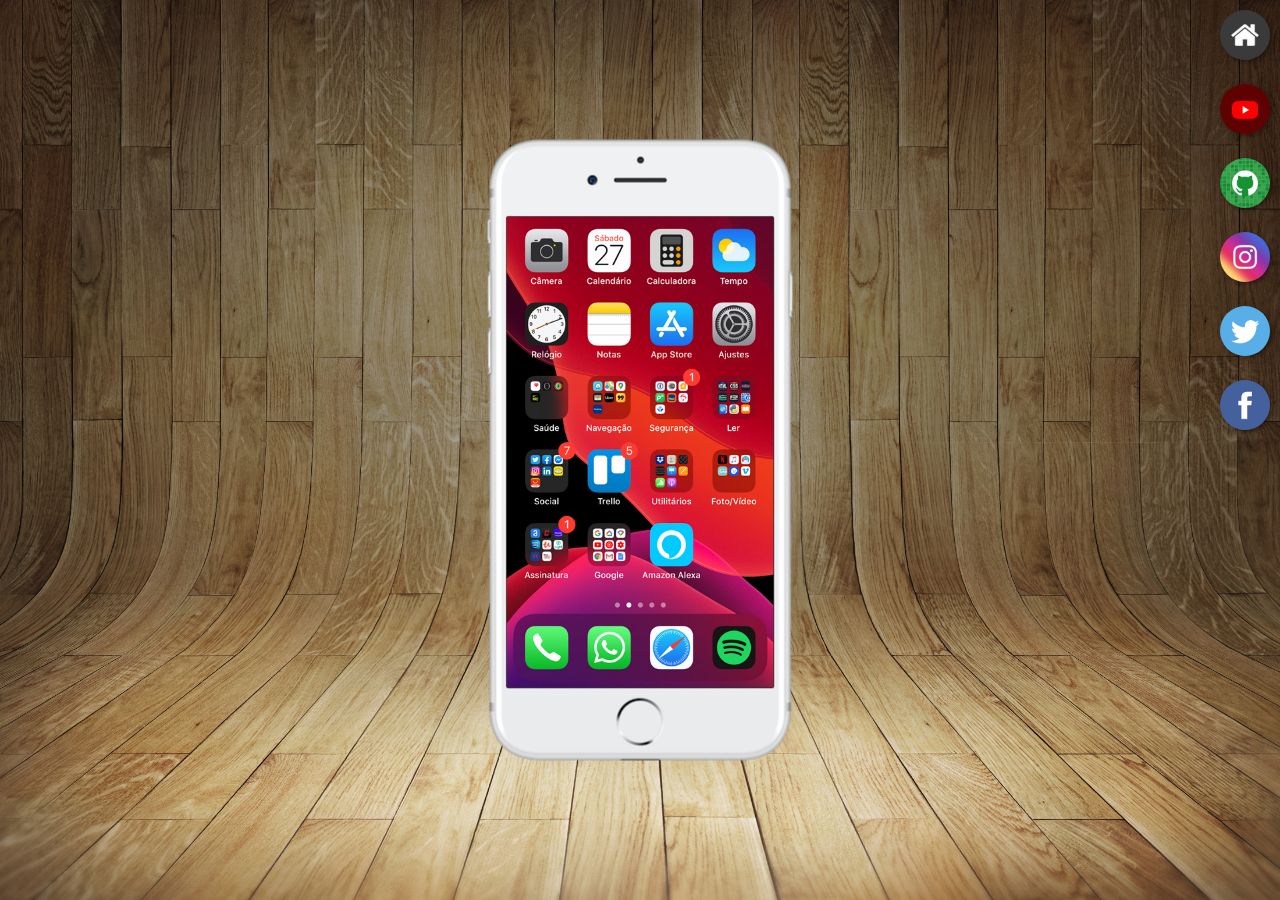
<file: index.html>
<!DOCTYPE html>
<html lang="pt-br">
<head>
    <meta charset="UTF-8">
    <meta name="viewport" content="width=device-width, initial-scale=1.0">
    <link rel="shortcut icon" href="favicon.ico" type="image/x-icon">
    <link rel="stylesheet" href="styles/style.css">
    <title>Projeto Redes Sociais</title>
</head>
<body>
    <main>
        <section id="telefone">
            <iframe src="pages/home.html" name="tela" id="tela" frameborder="0">
                Seu navegador não é compatível com isso.
            </iframe>
        </section>
        <section id="redes-sociais">
            <a href="pages/home.html" target="tela"><img src="images/logo-home.jpg" alt="home"></a><br>
            <a href="pages/youtube.html" target="tela"><img src="images/logo-youtube.jpg" alt="youtube"></a><br>
            <a href="pages/github.html" target="tela"><img src="images/logo-github.jpg" alt="github"></a><br>
            <a href="pages/instagram.html" target="tela"><img src="images/logo-instagram.jpg" alt="instagram"></a><br>
            <a href="pages/twitter.html" target="tela"><img src="images/logo-twitter.jpg" alt=""></a><br>
            <a href="pages/facebook.html" target="tela"><img src="images/logo-facebook.jpg" alt="facebook"></a>
        </section>
    </main>
</body>
</html>
</file>
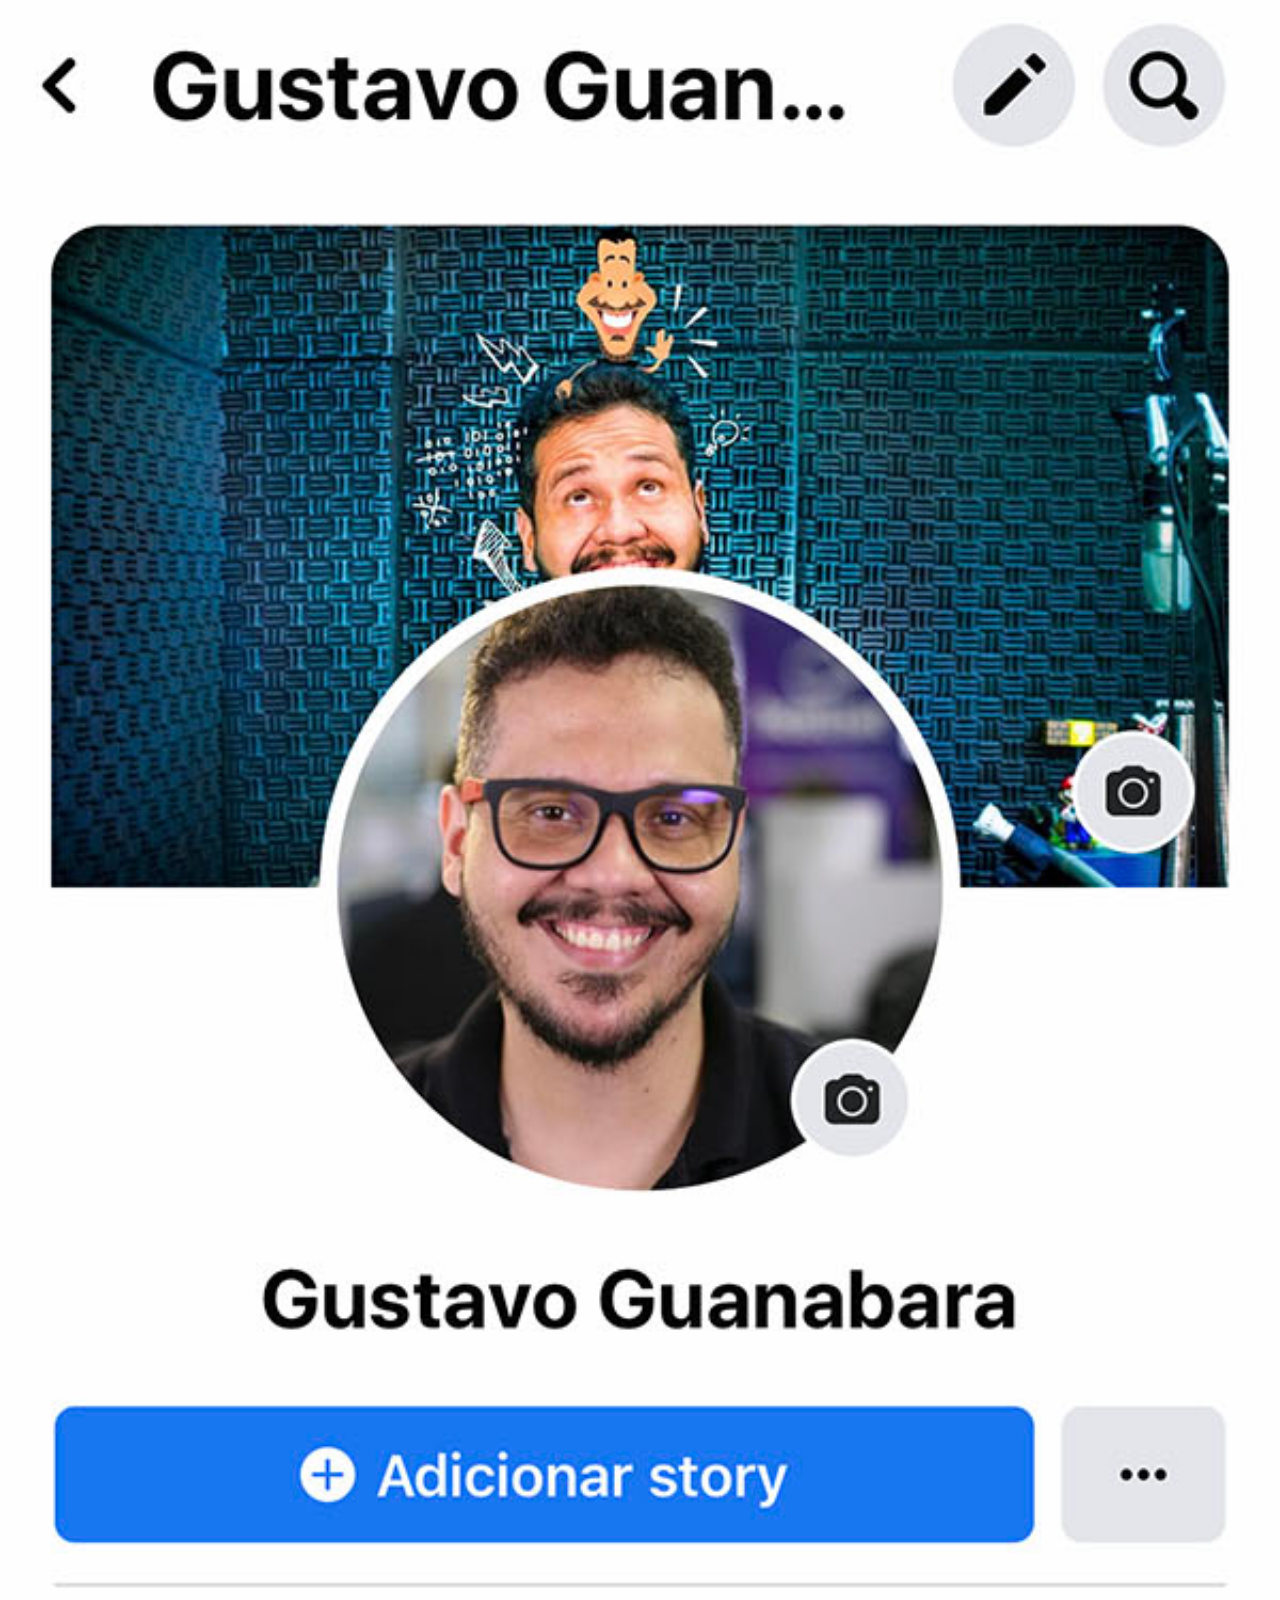
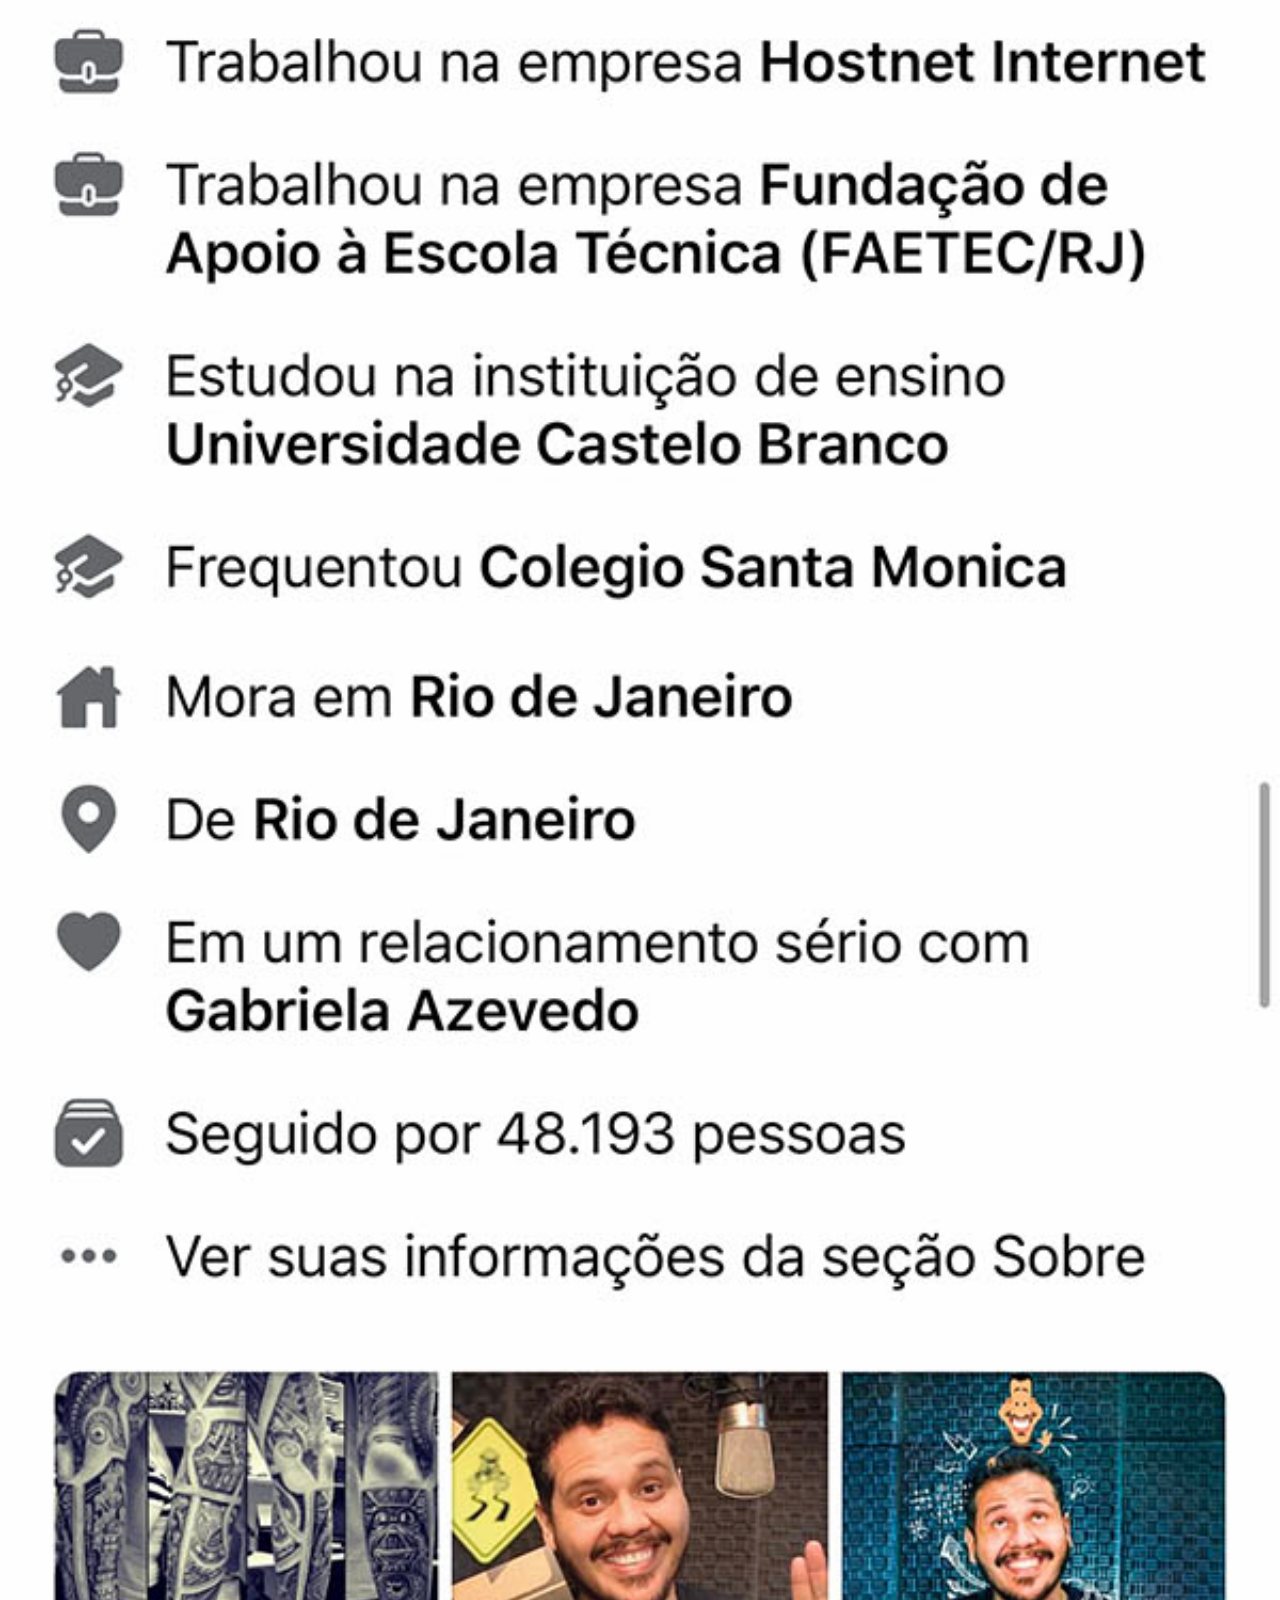
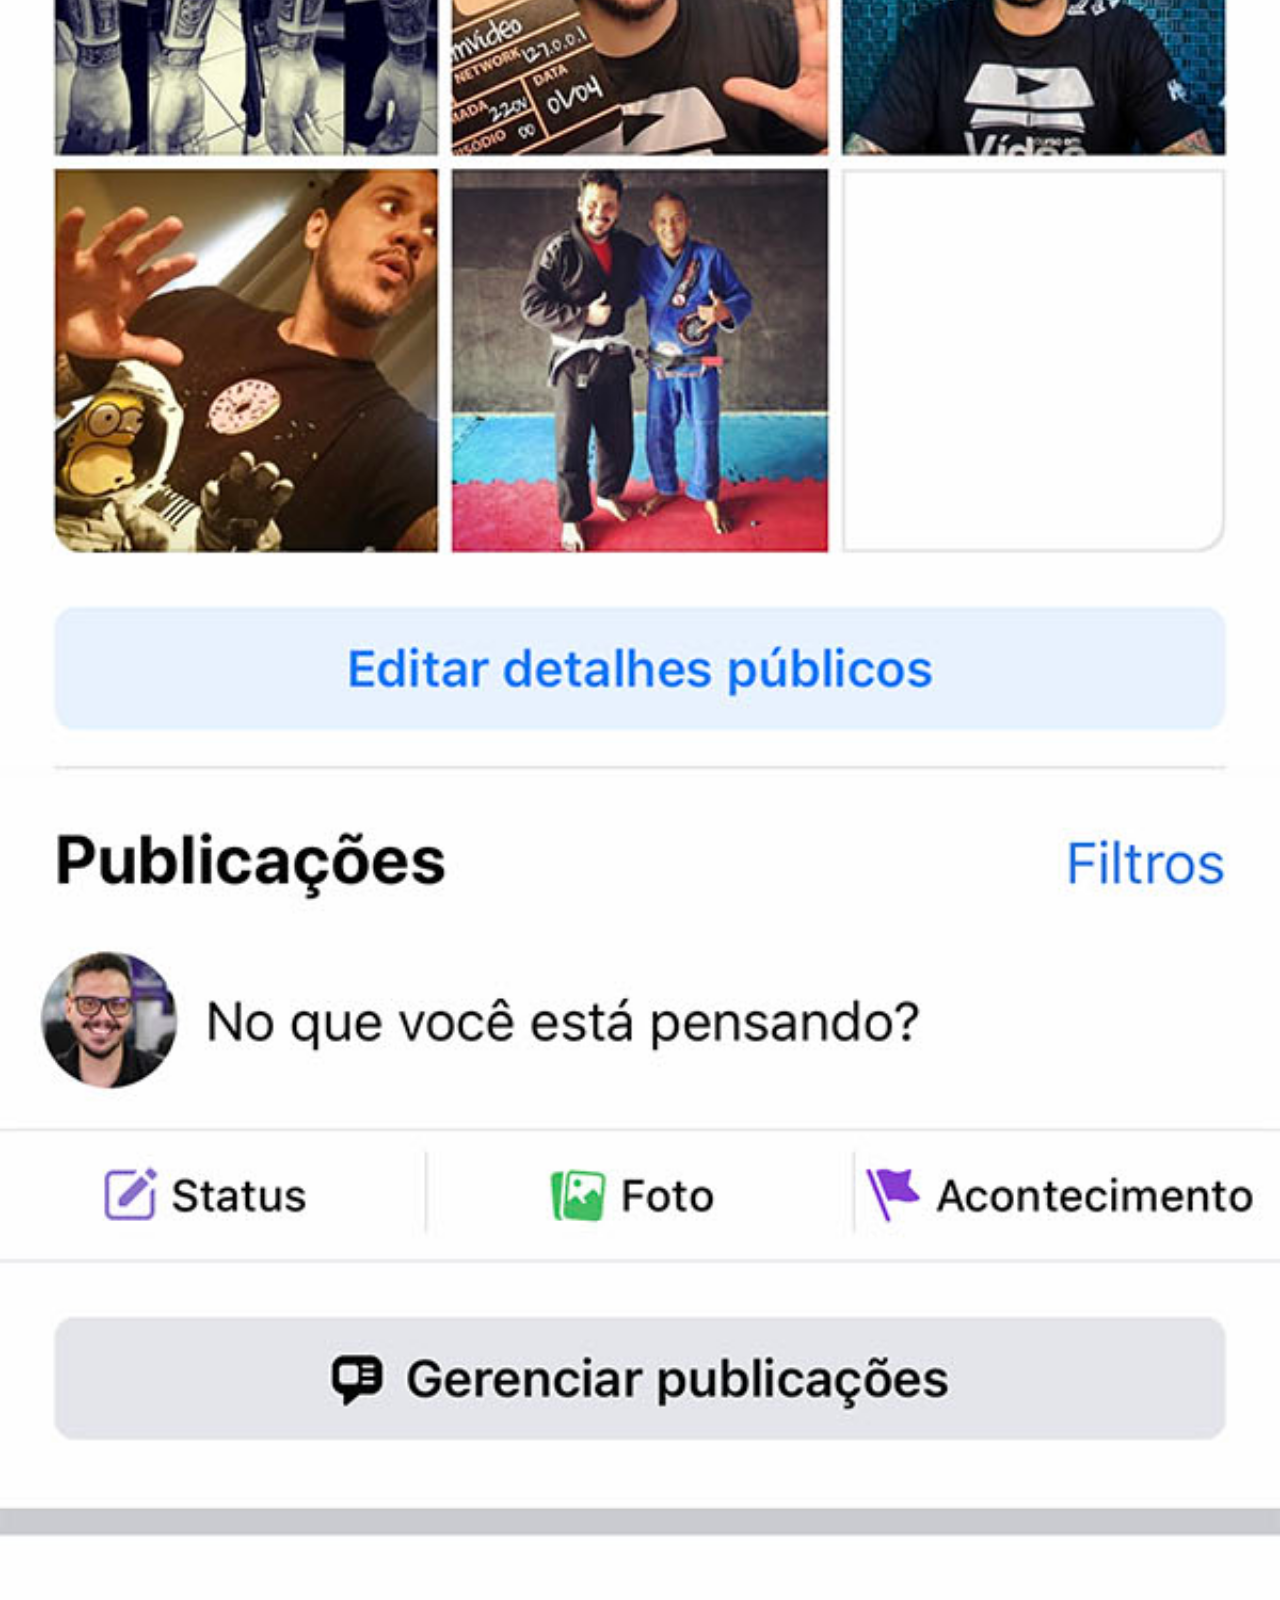
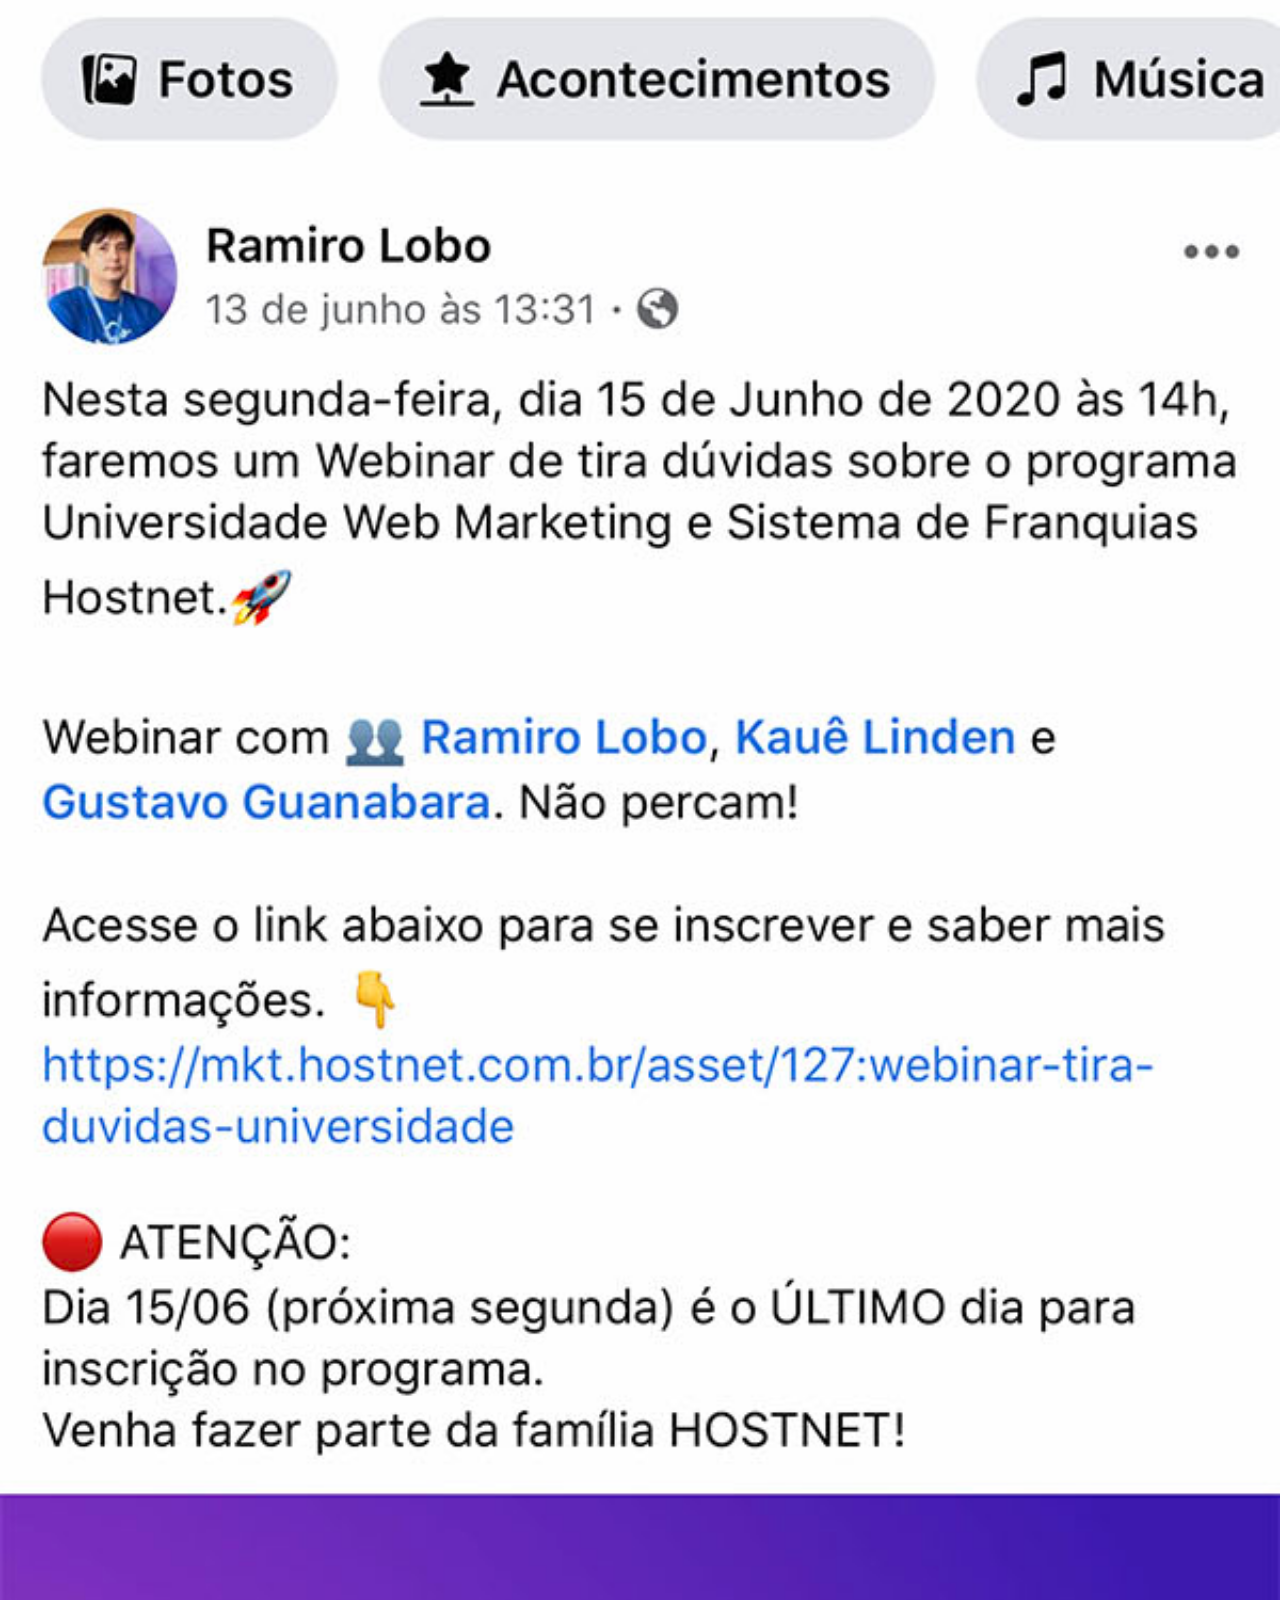
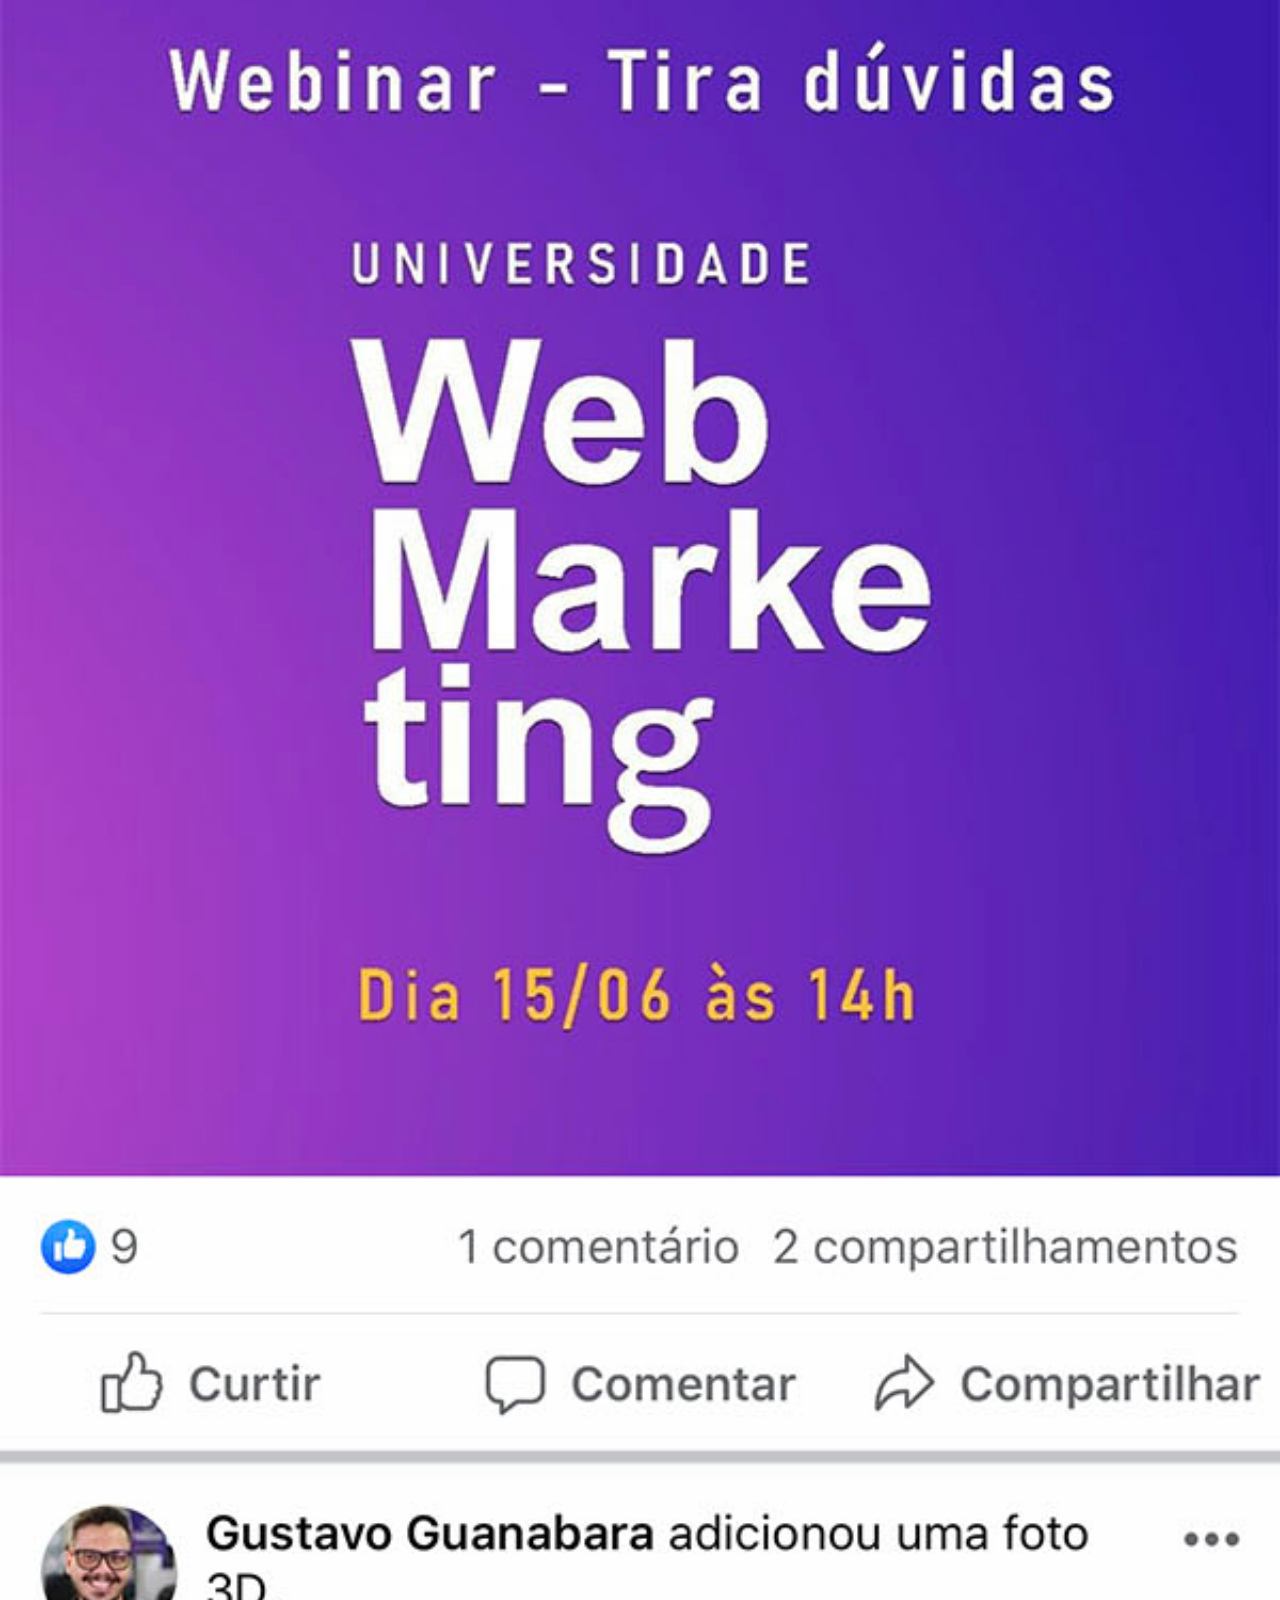
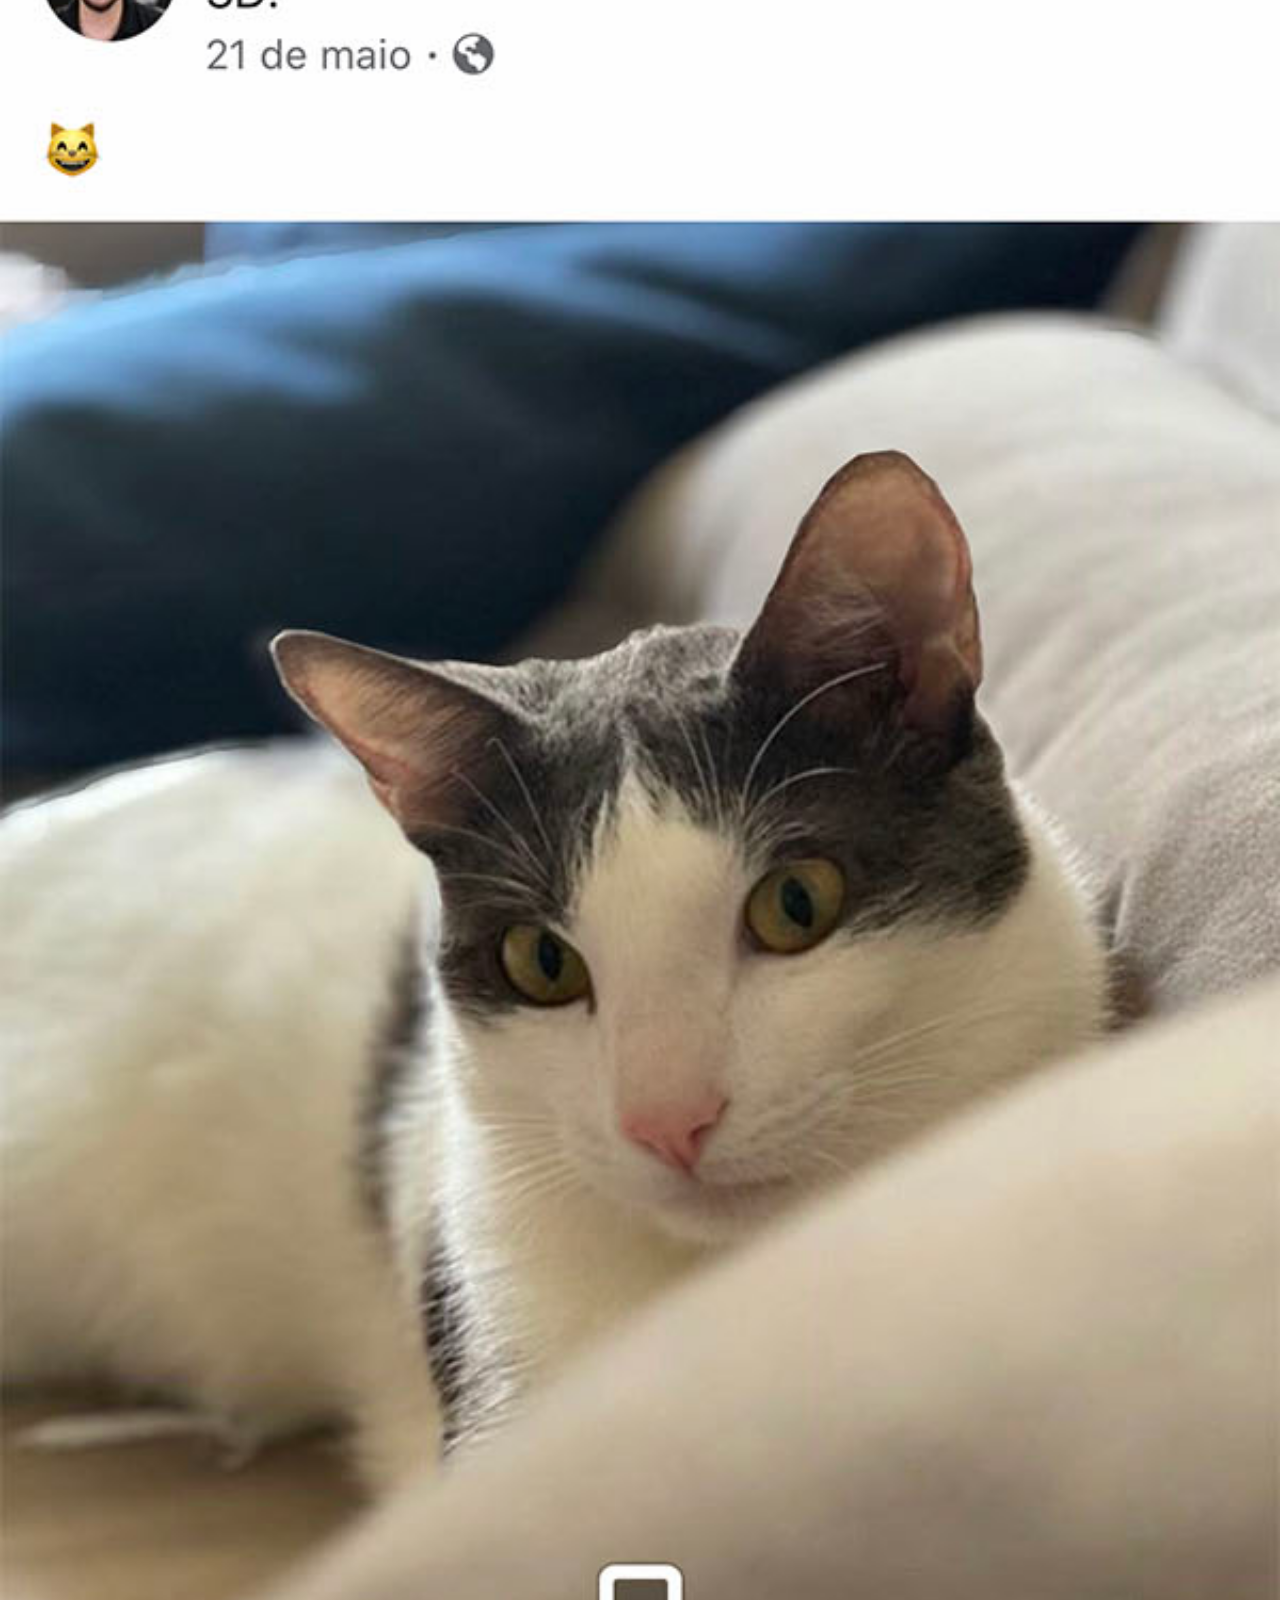
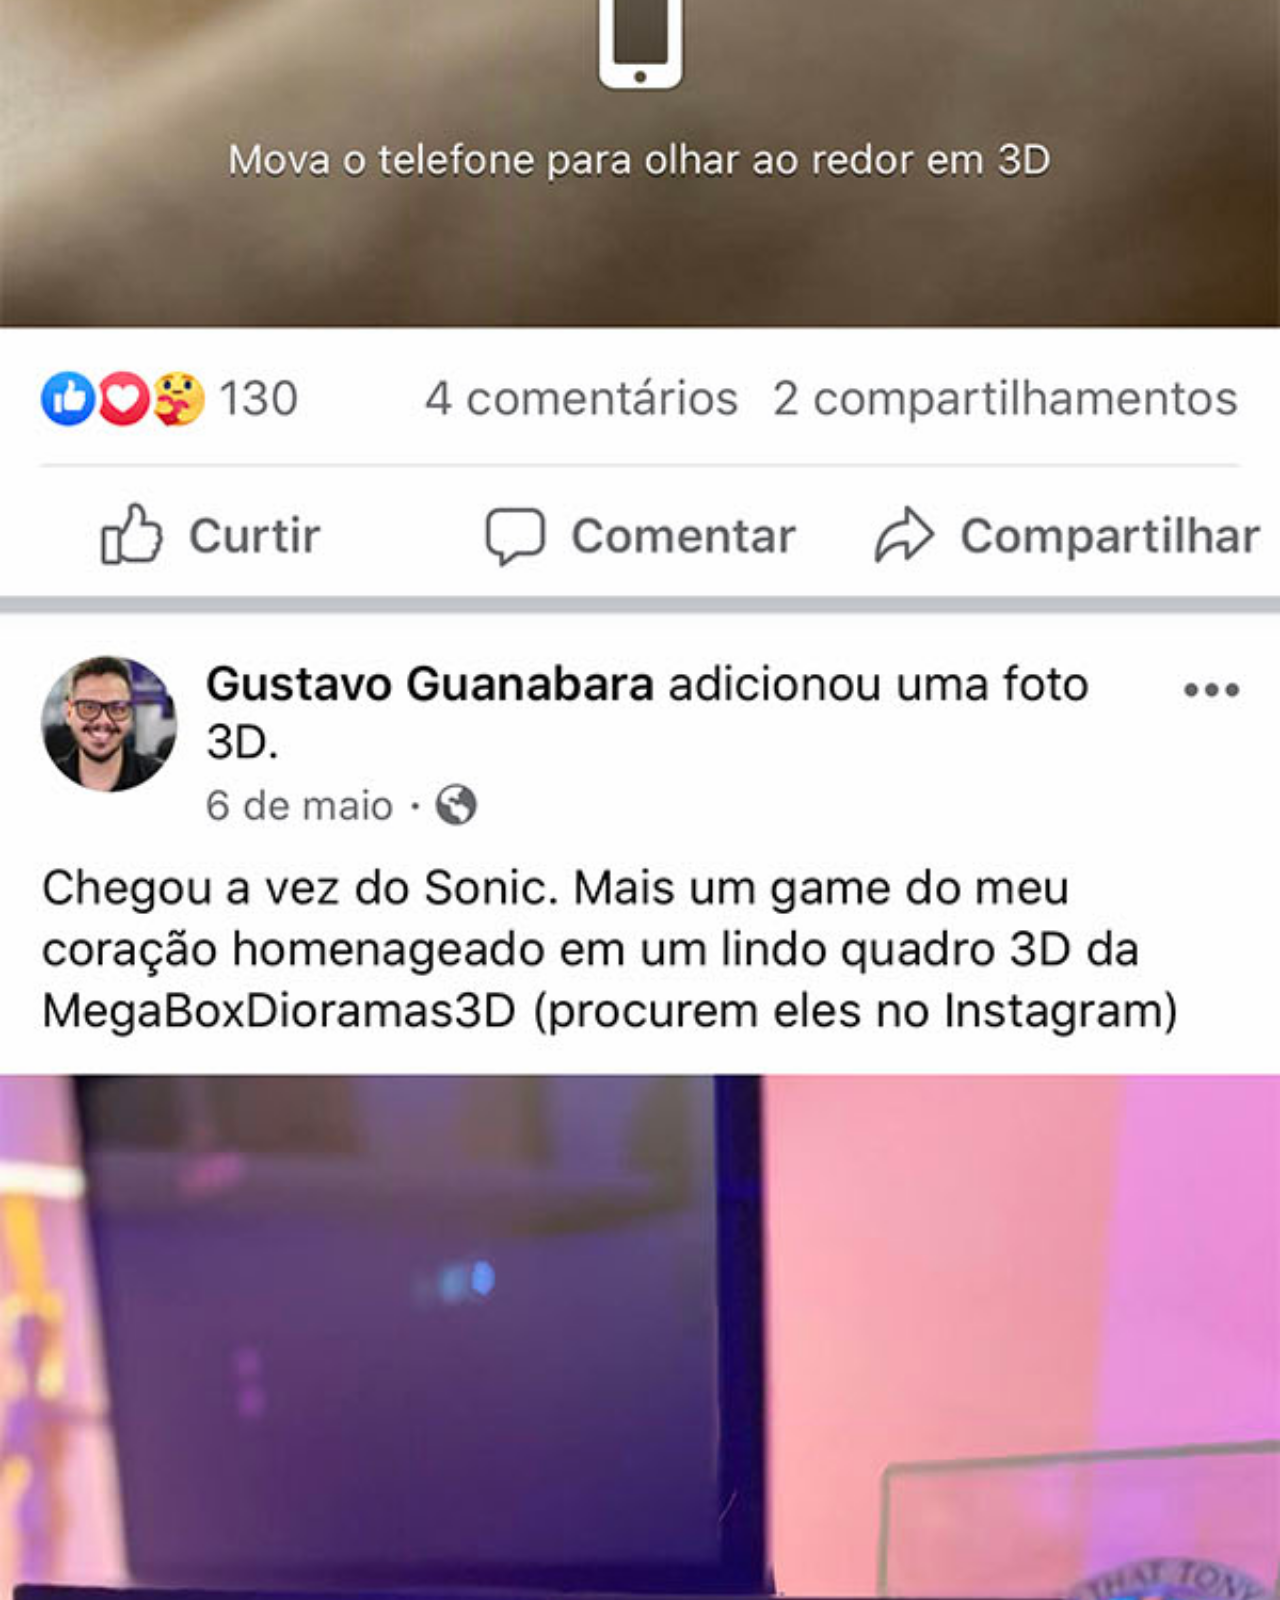
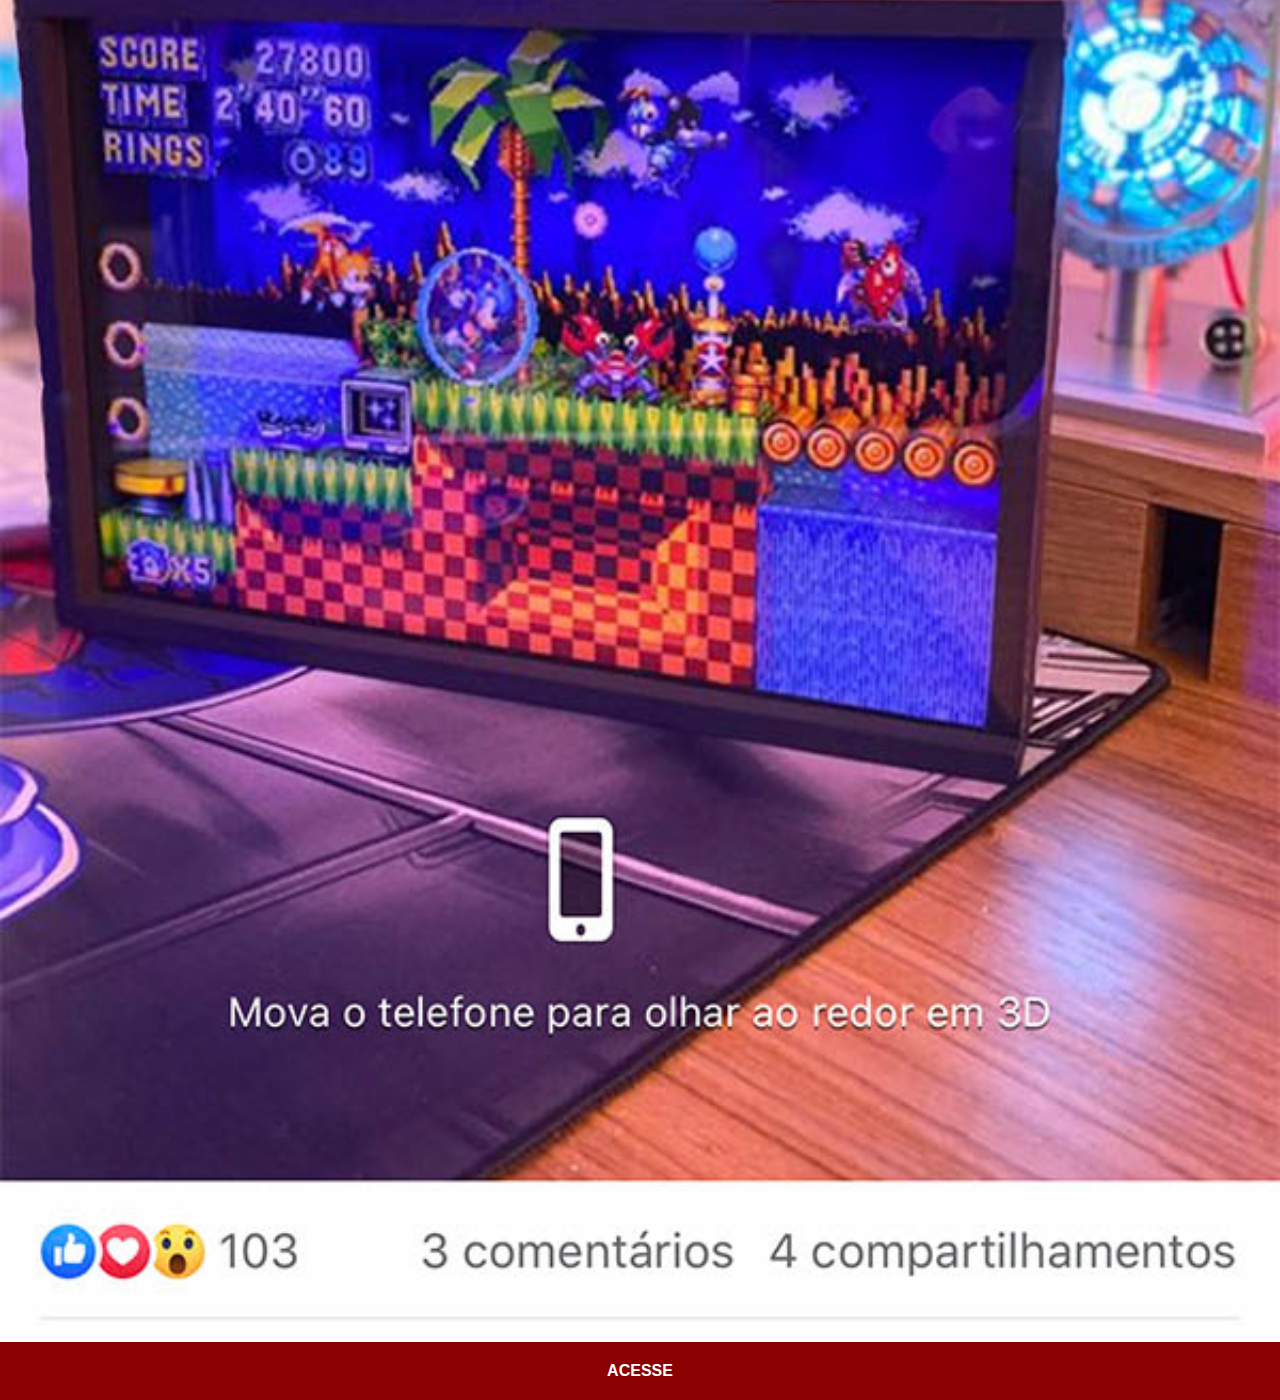
<file: facebook.html>
<!DOCTYPE html>
<html lang="pt-br">
<head>
    <meta charset="UTF-8">
    <meta name="viewport" content="width=device-width, initial-scale=1.0">
    <link rel="stylesheet" href="styles/social.css">
    <title>Facebook</title>
</head>
<body>
    <img src="images/tela-facebook.jpg" alt="Facebook">
    <a href="https://www.facebook.com/gustavoguanabara/?locale=pt_BR" target="_blank">ACESSE</a>
</body>
</html>
</file>
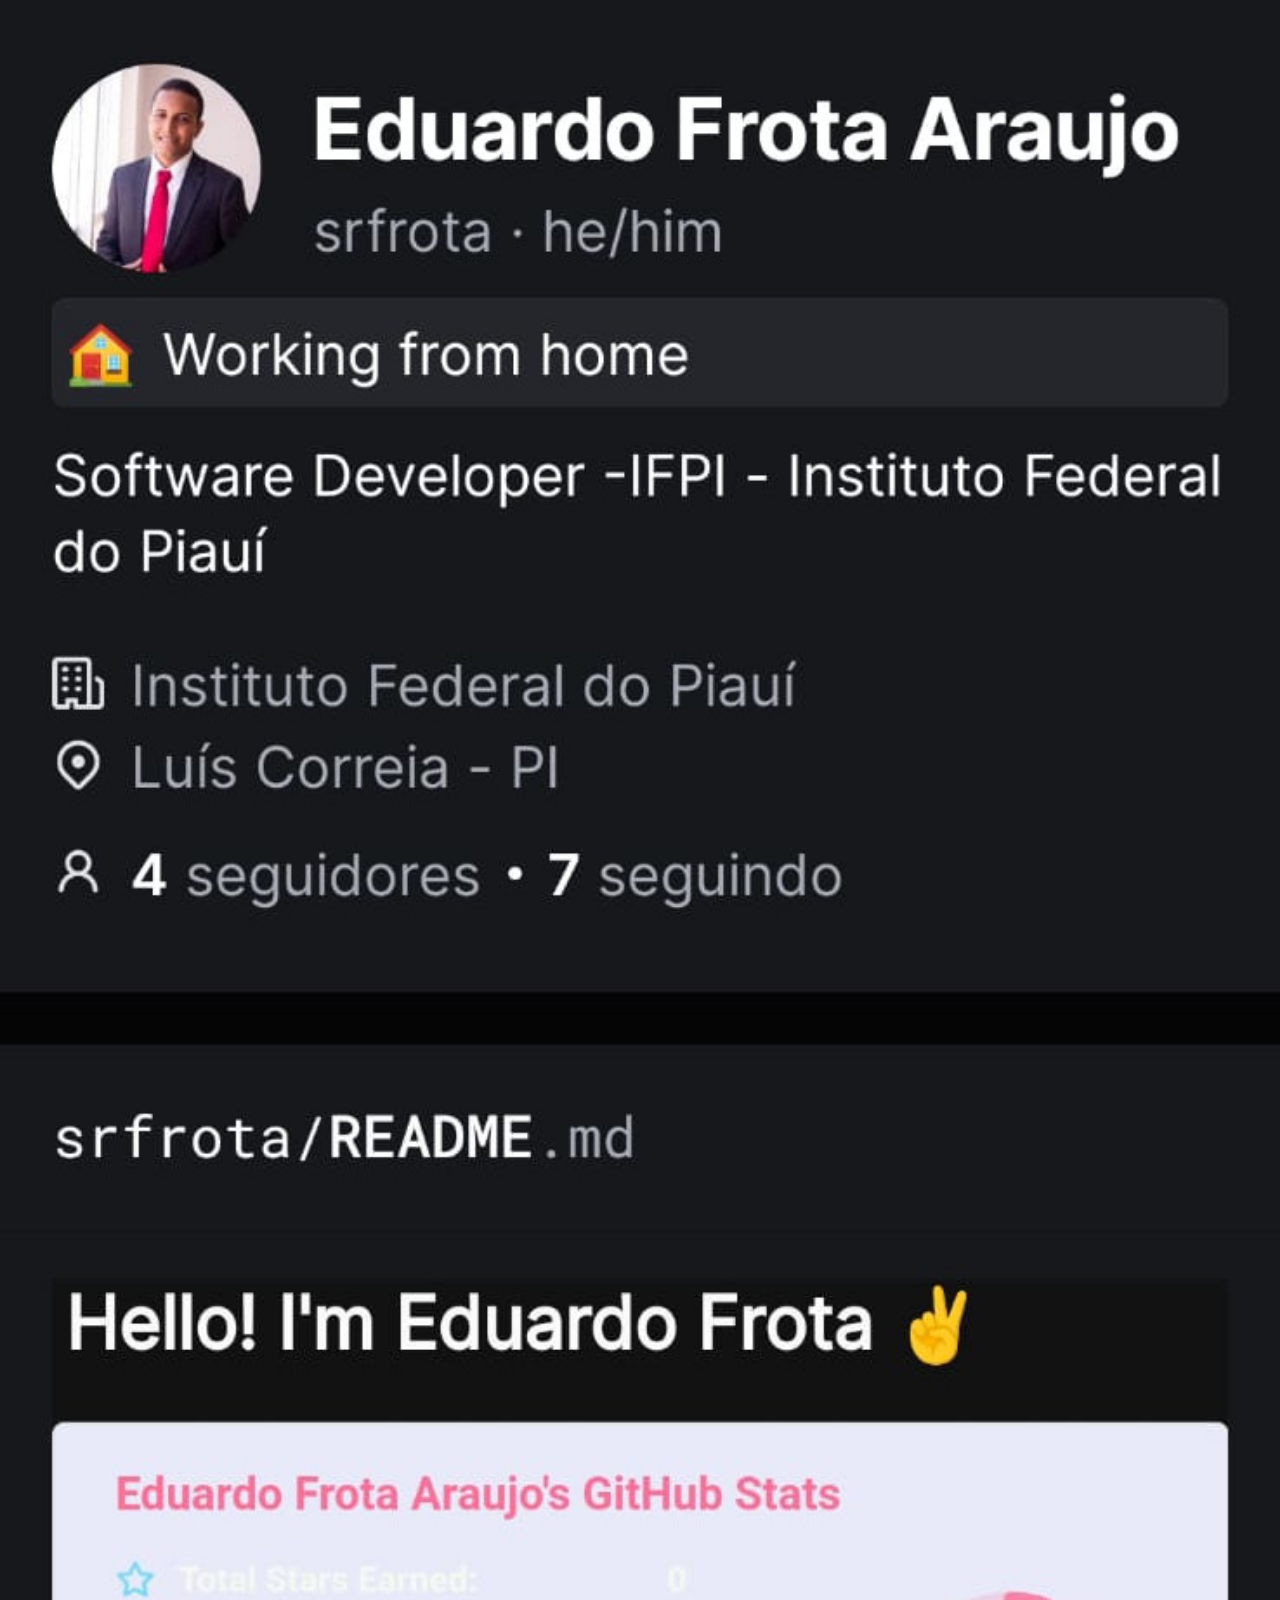
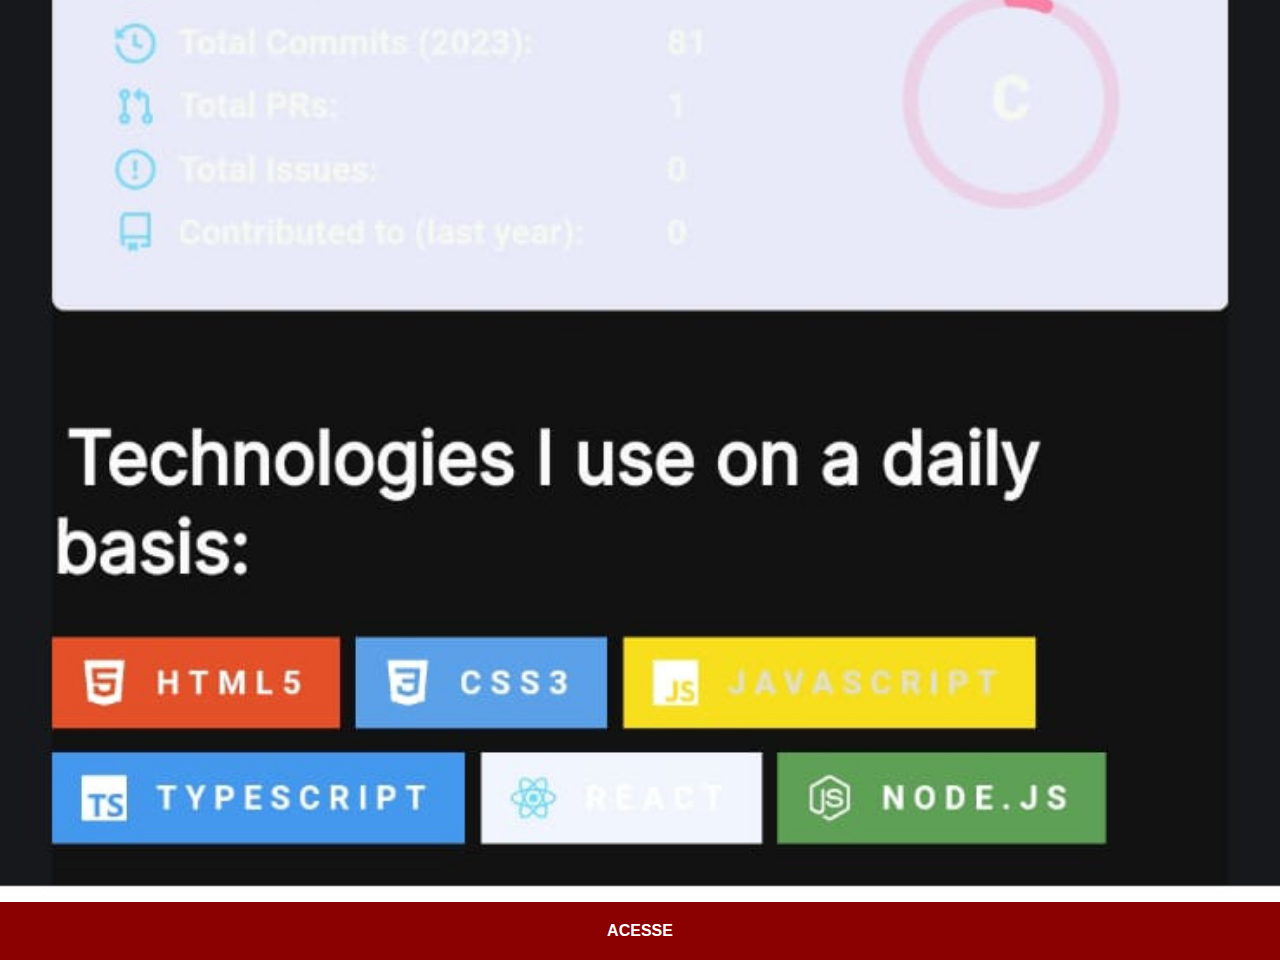
<file: github.html>
<!DOCTYPE html>
<html lang="pt-br">
<head>
    <meta charset="UTF-8">
    <meta name="viewport" content="width=device-width, initial-scale=1.0">
    <link rel="stylesheet" href="styles/social.css">
    <title>GitHub</title>
</head>
<body>
    <img src="images/tela-github.jpg" alt="GitHub">
    <a href="https://github.com/gustavoguanabara" target="_blank">ACESSE</a>
</body>
</html>
</file>
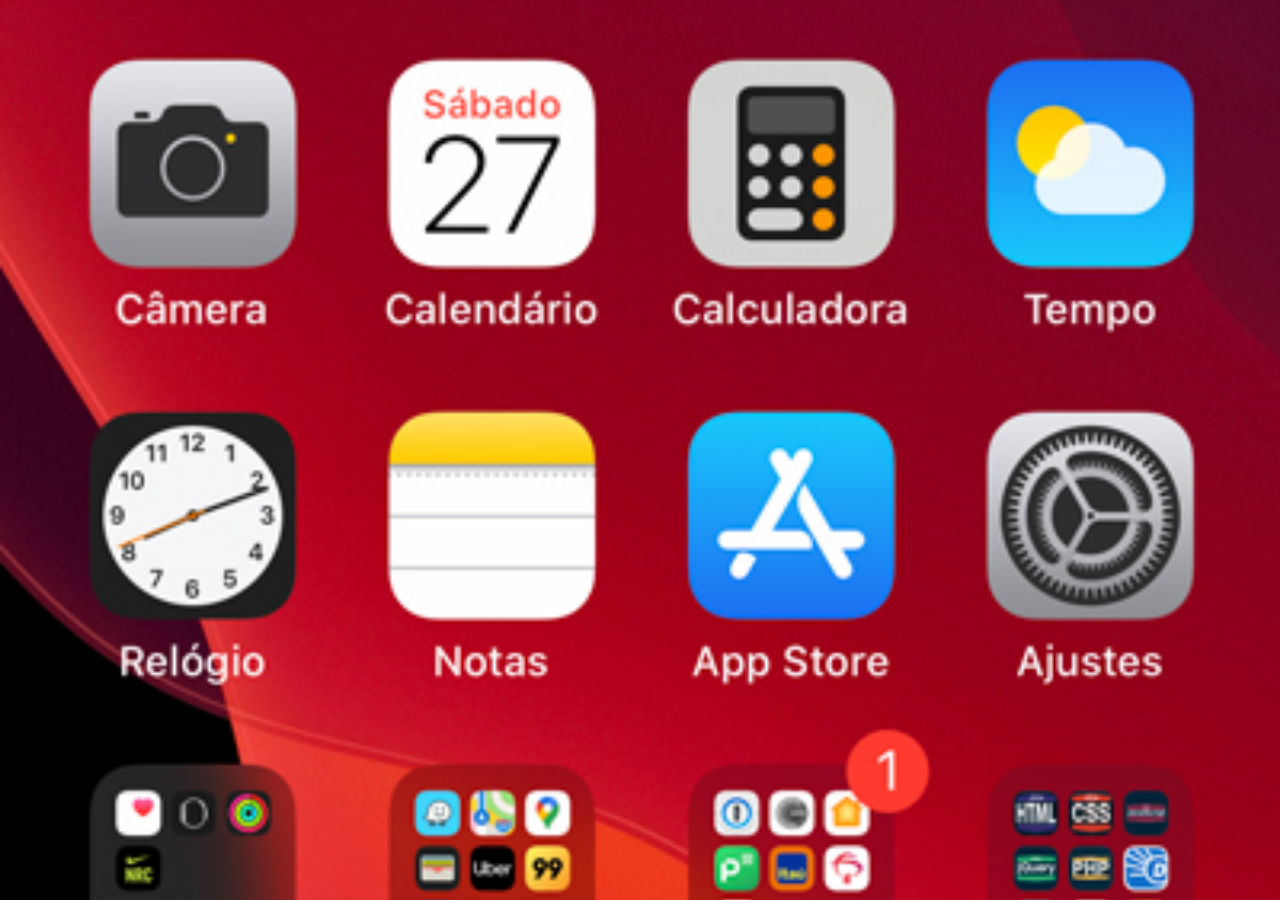
<file: home.html>
<!DOCTYPE html>
<html lang="pt-br">
<head>
    <meta charset="UTF-8">
    <meta name="viewport" content="width=device-width, initial-scale=1.0">
    <title>Home</title>
</head>
<style>
    * {
        margin: 0;
        padding: 0;
    }

    body {
        width: 100vw;
        height: 100vh;
        background-color: black;
        background-image: url(images/tela-home.jpg);
        background-repeat: no-repeat;
        background-position: top center;
        background-size: cover;
    }
</style>
<body>
    
</body>
</html>
</file>
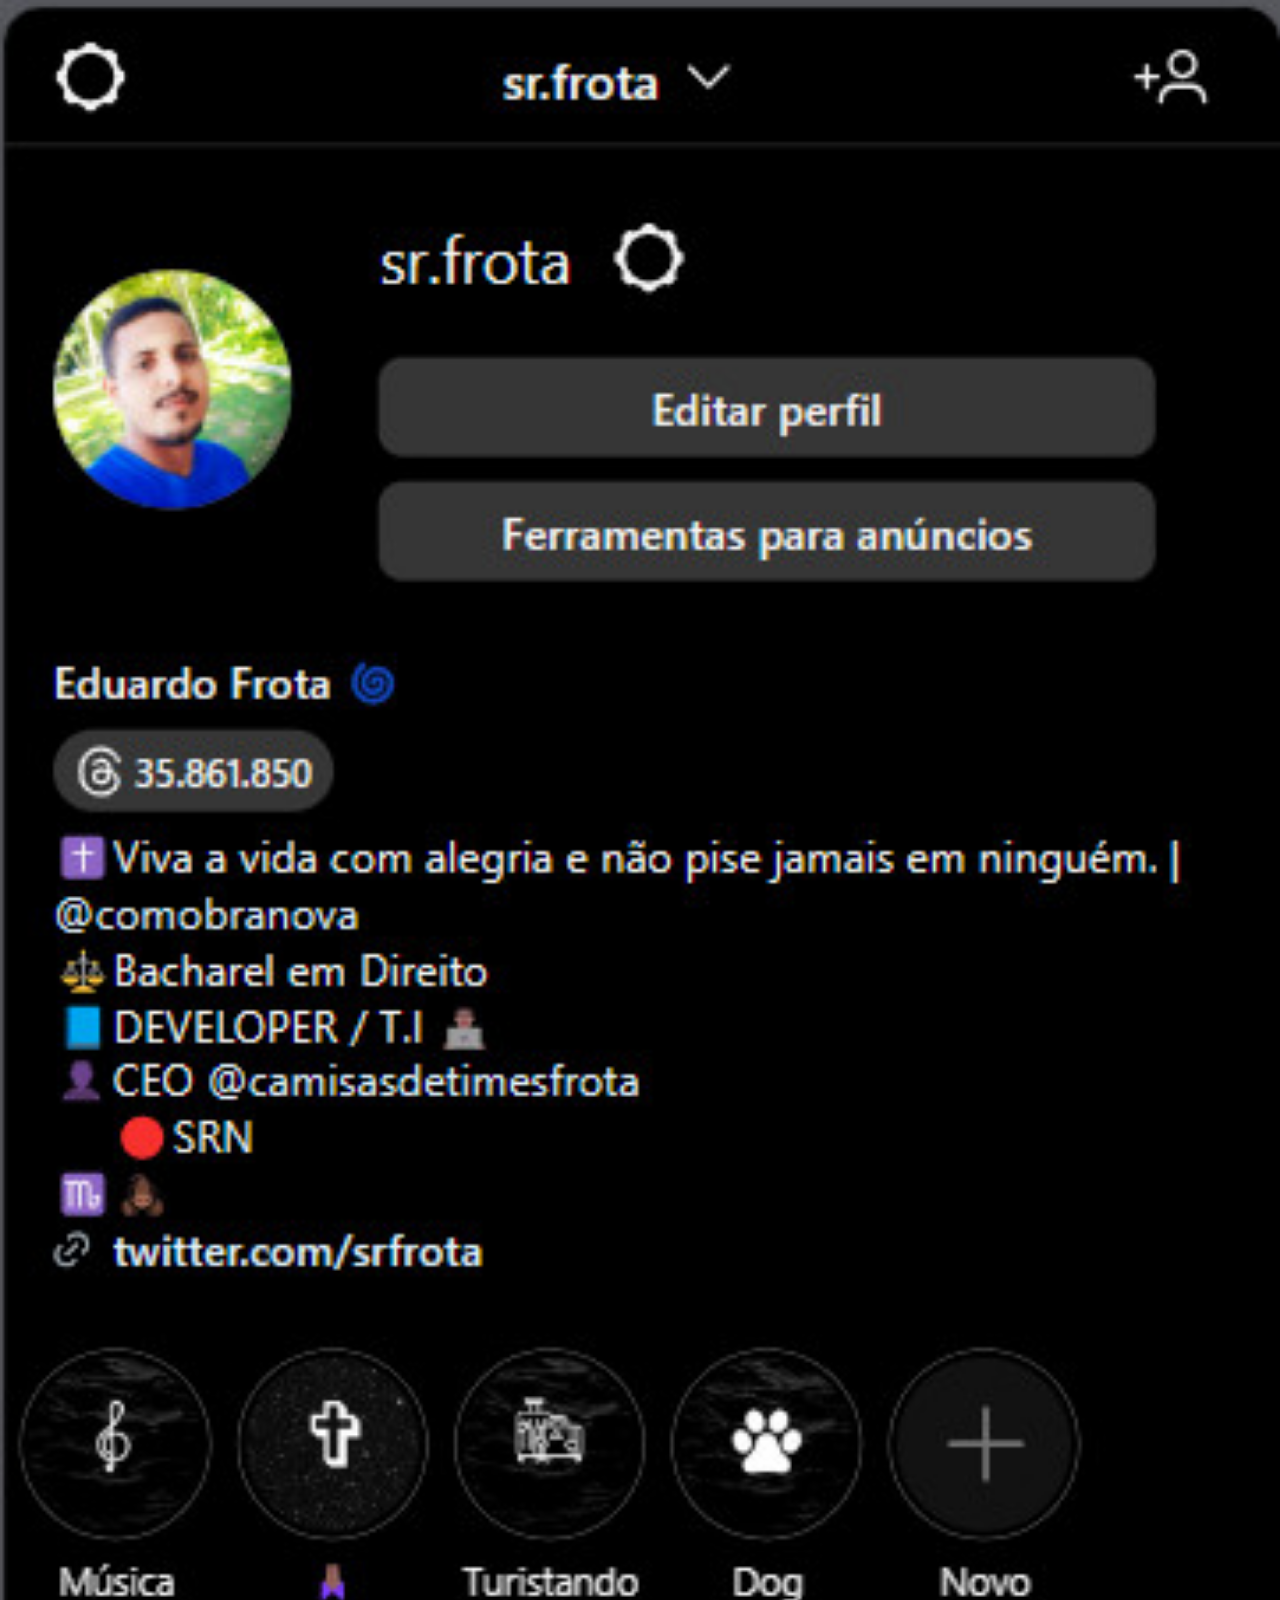
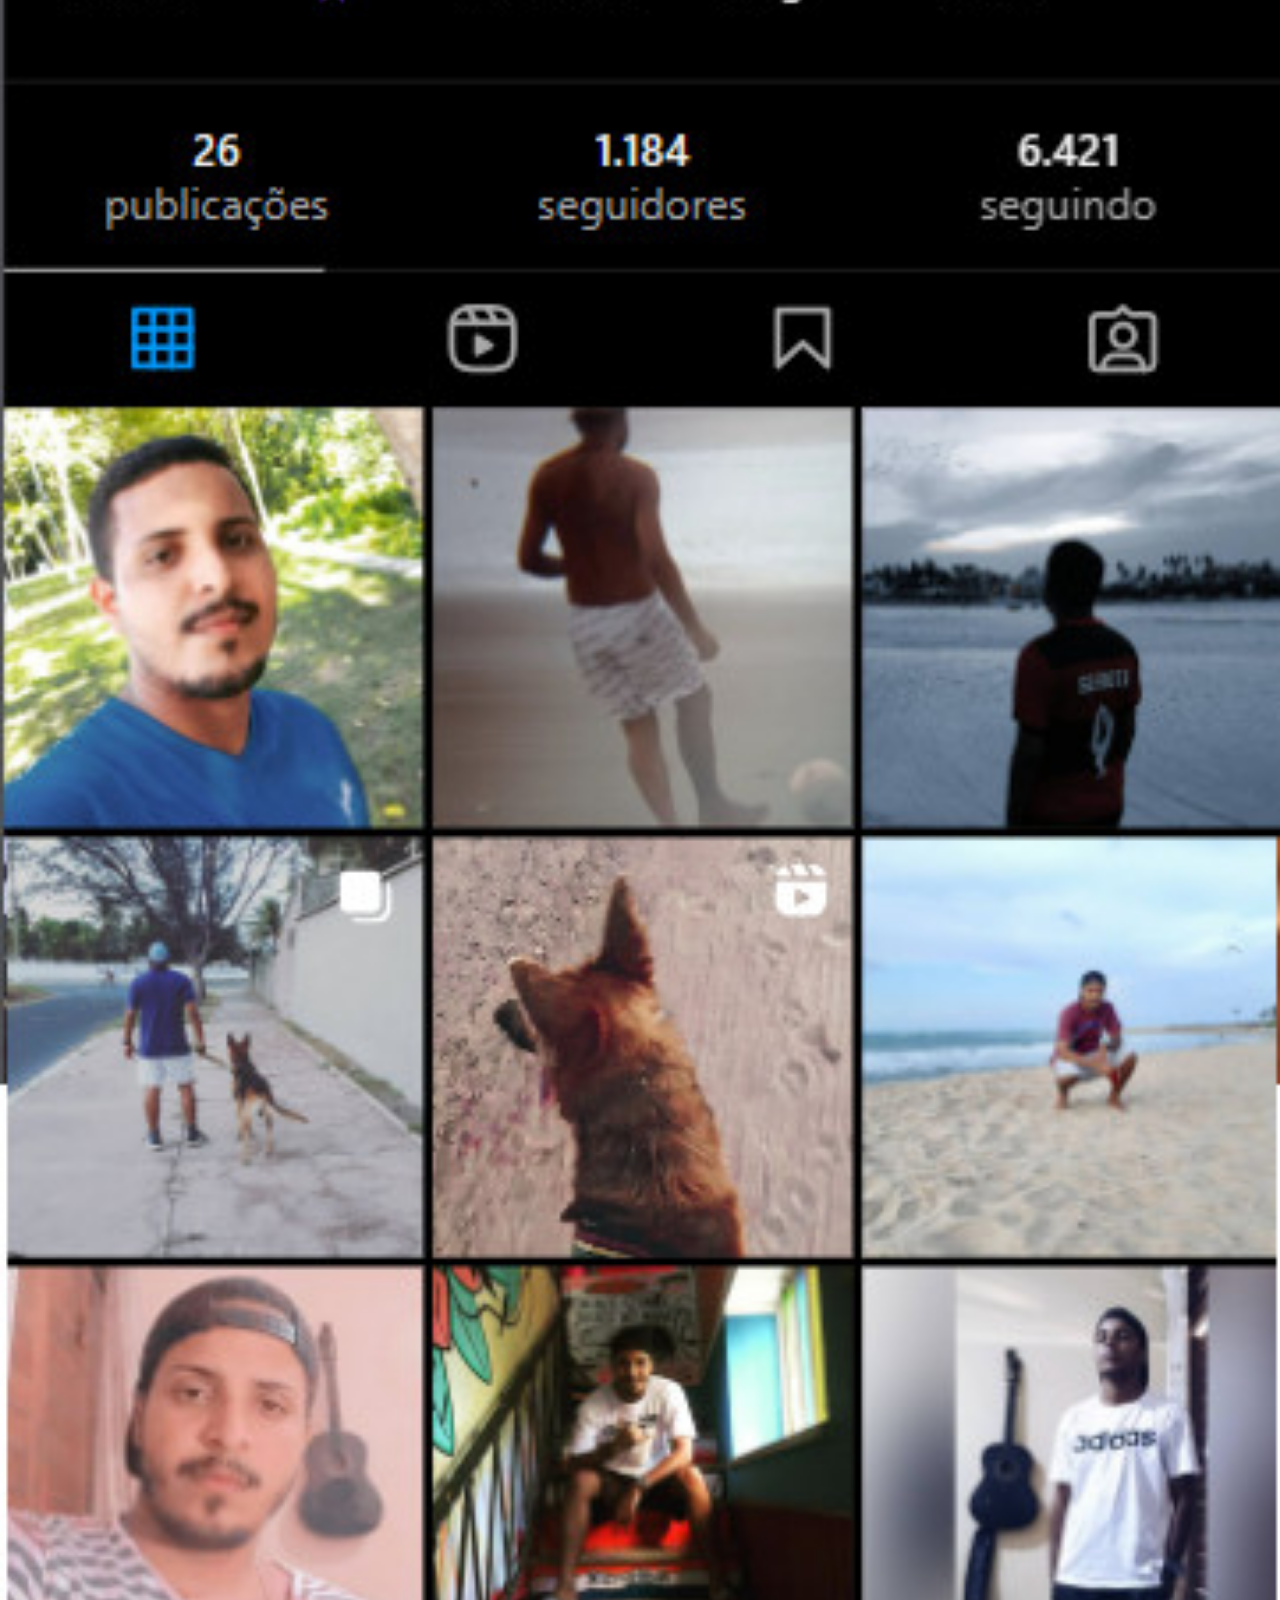
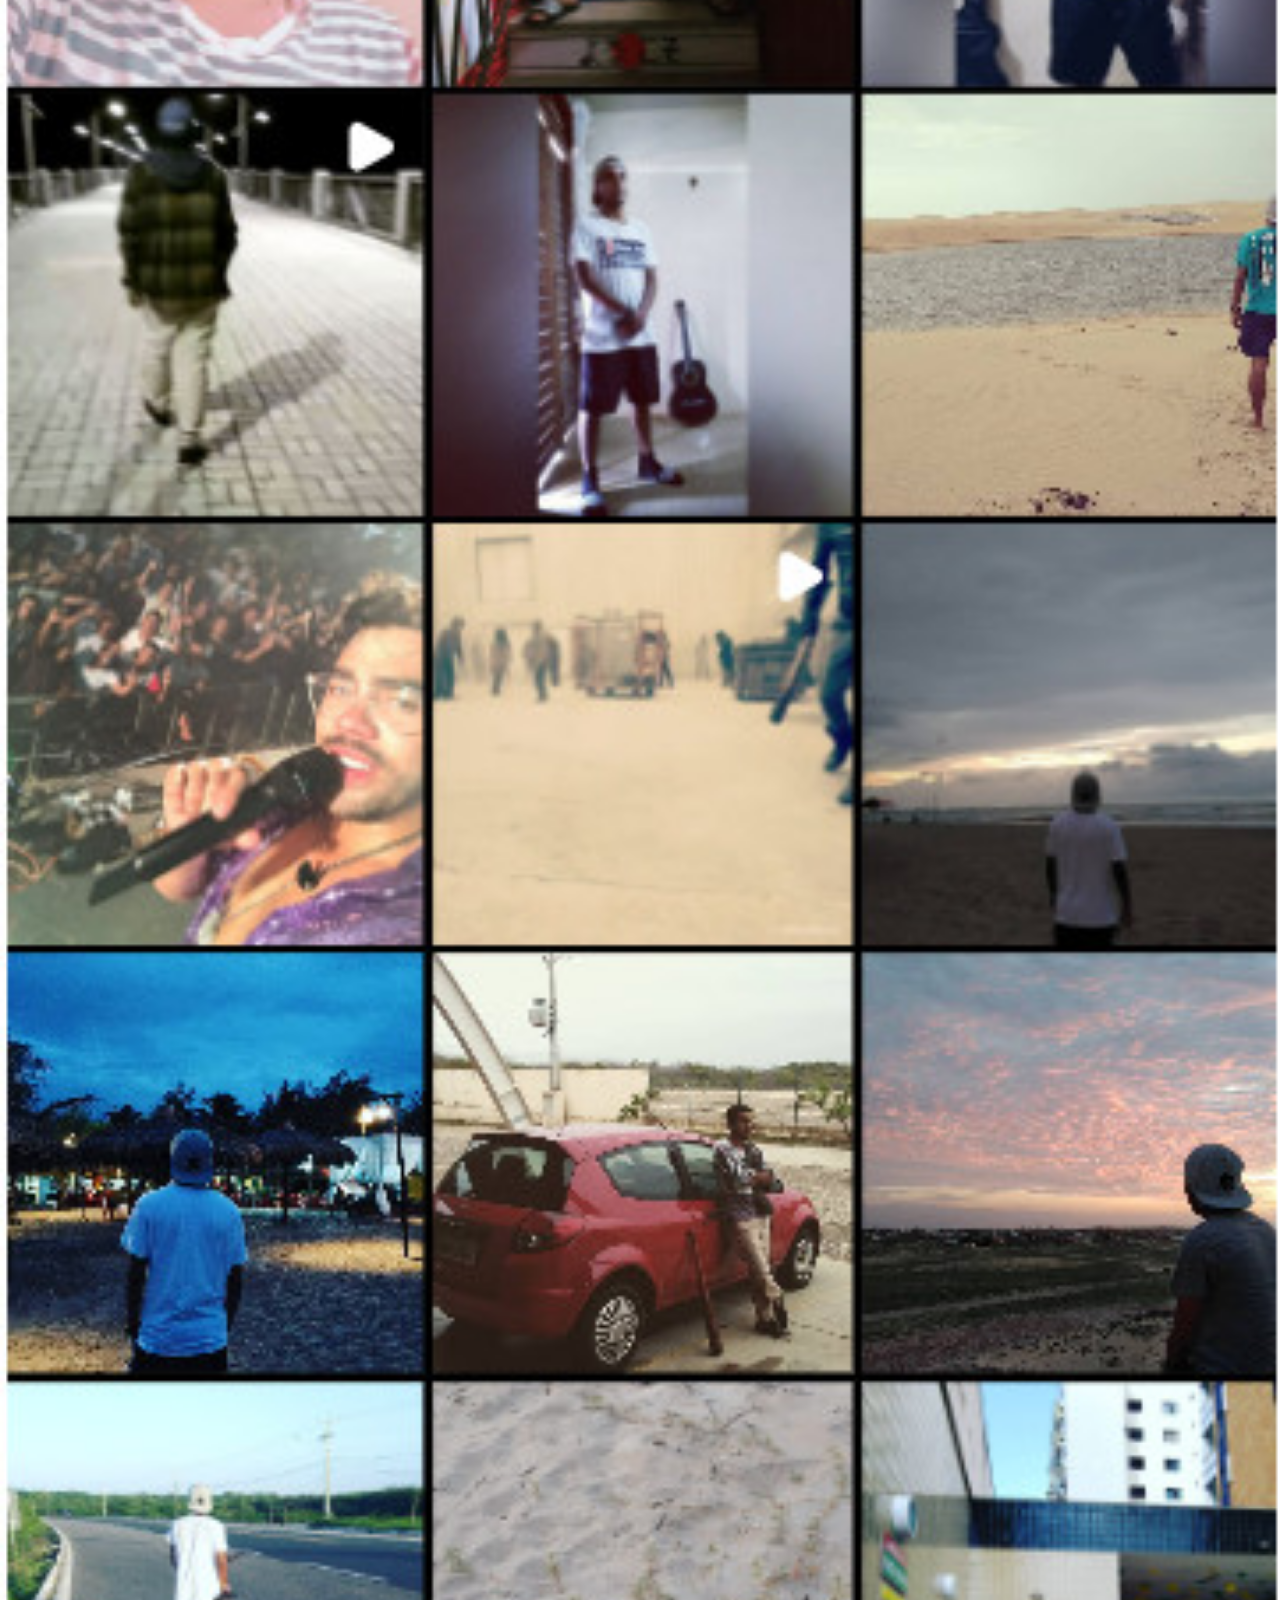
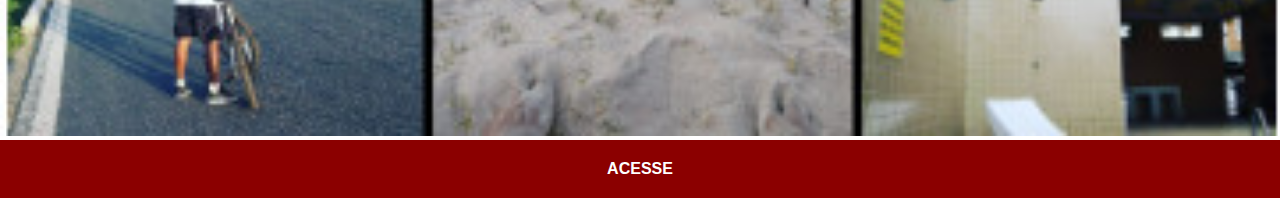
<file: instagram.html>
<!DOCTYPE html>
<html lang="pt-br">
<head>
    <meta charset="UTF-8">
    <meta name="viewport" content="width=device-width, initial-scale=1.0">
    <link rel="stylesheet" href="styles/social.css">
    <title>Instagram</title>
</head>
<body>
    <img src="images/tela-instagram.jpg" alt="Instagram">
    <a href="https://www.instagram.com/gustavoguanabara/?hl=pt" target="_blank">ACESSE</a>
</body>
</html>
</file>
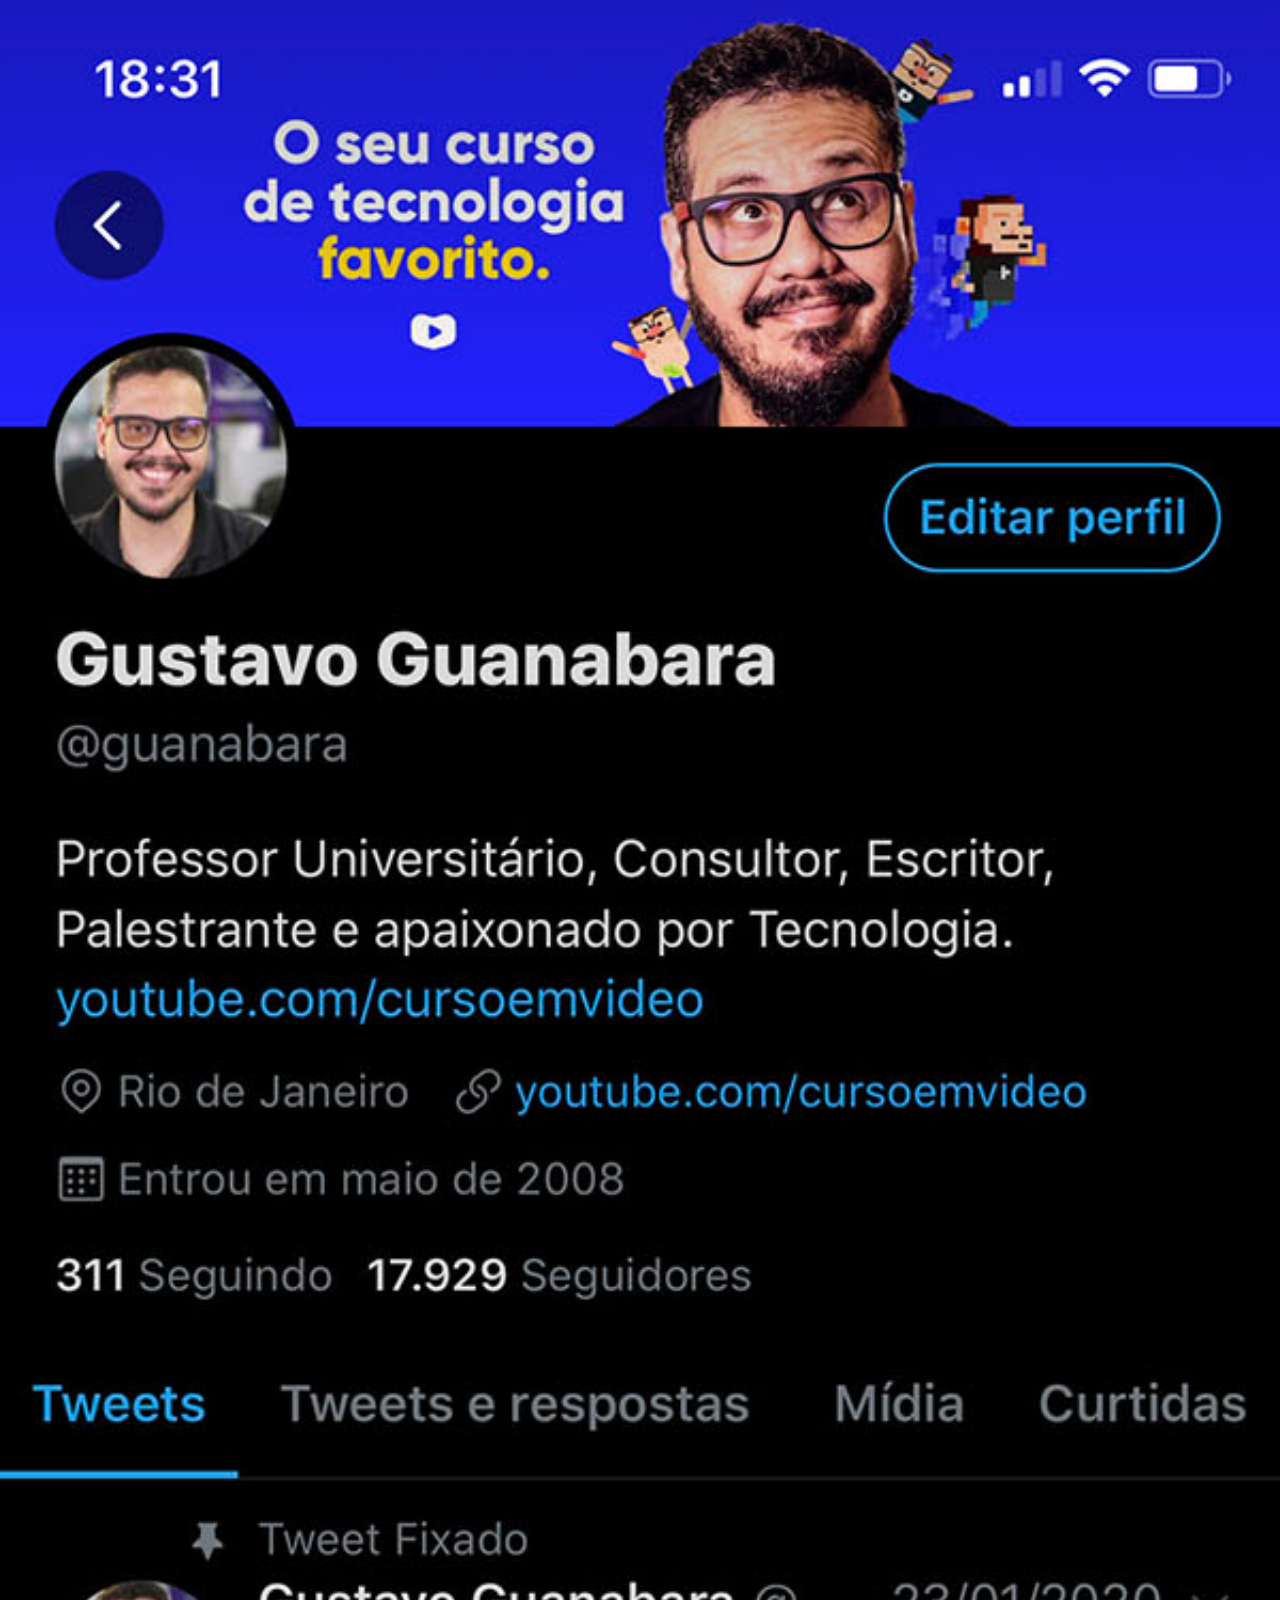
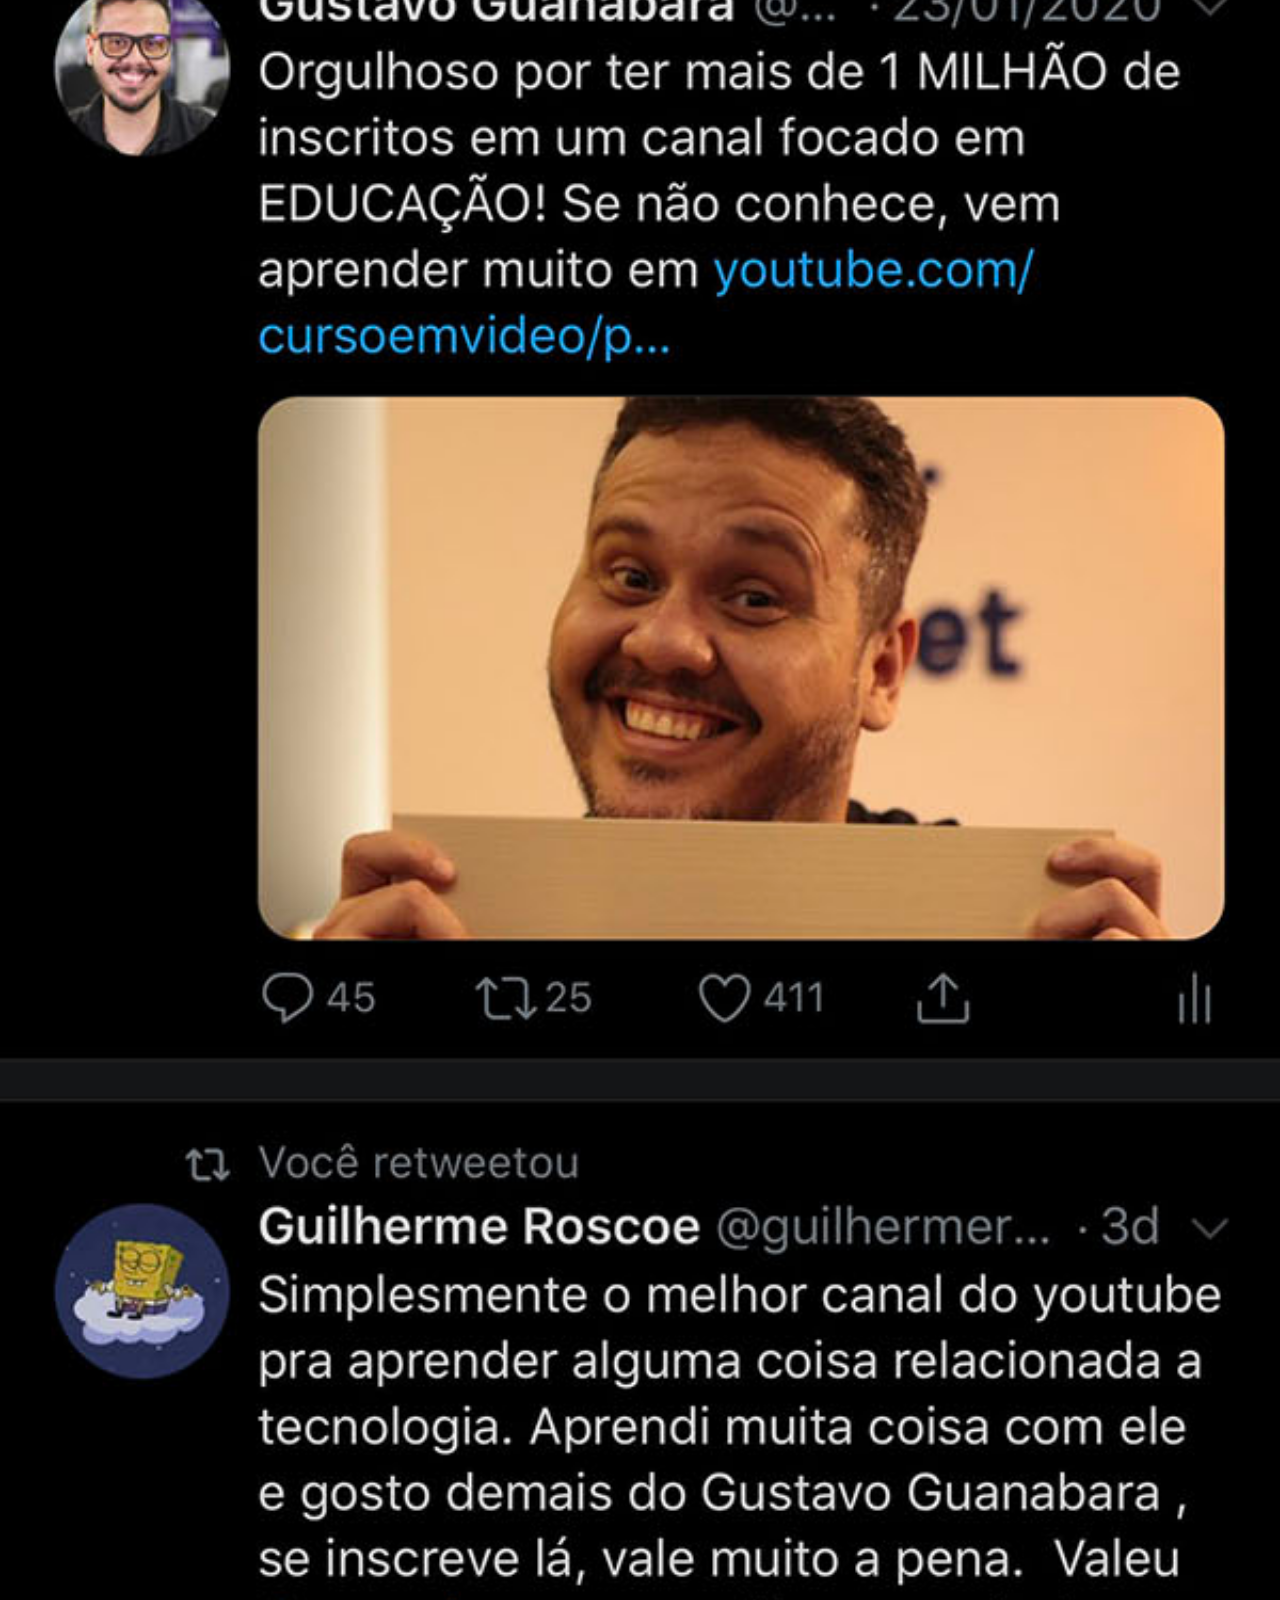
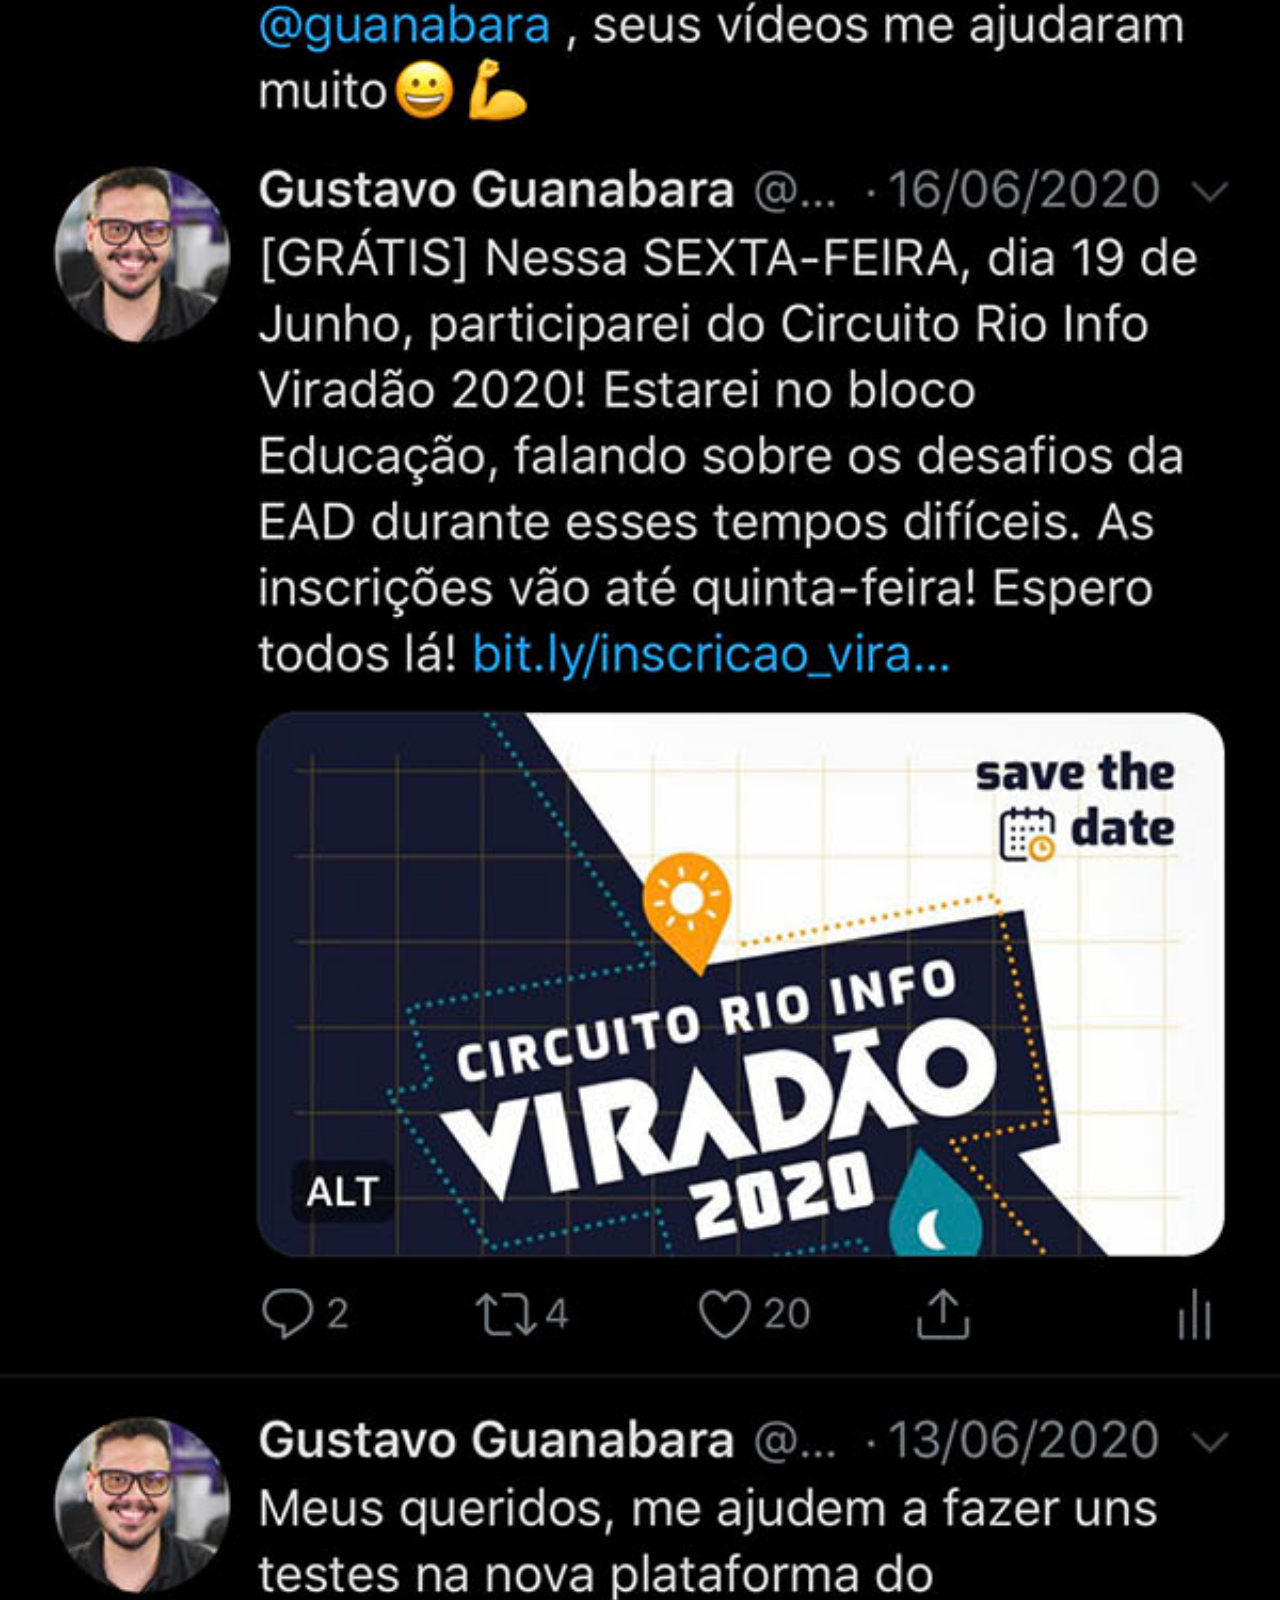
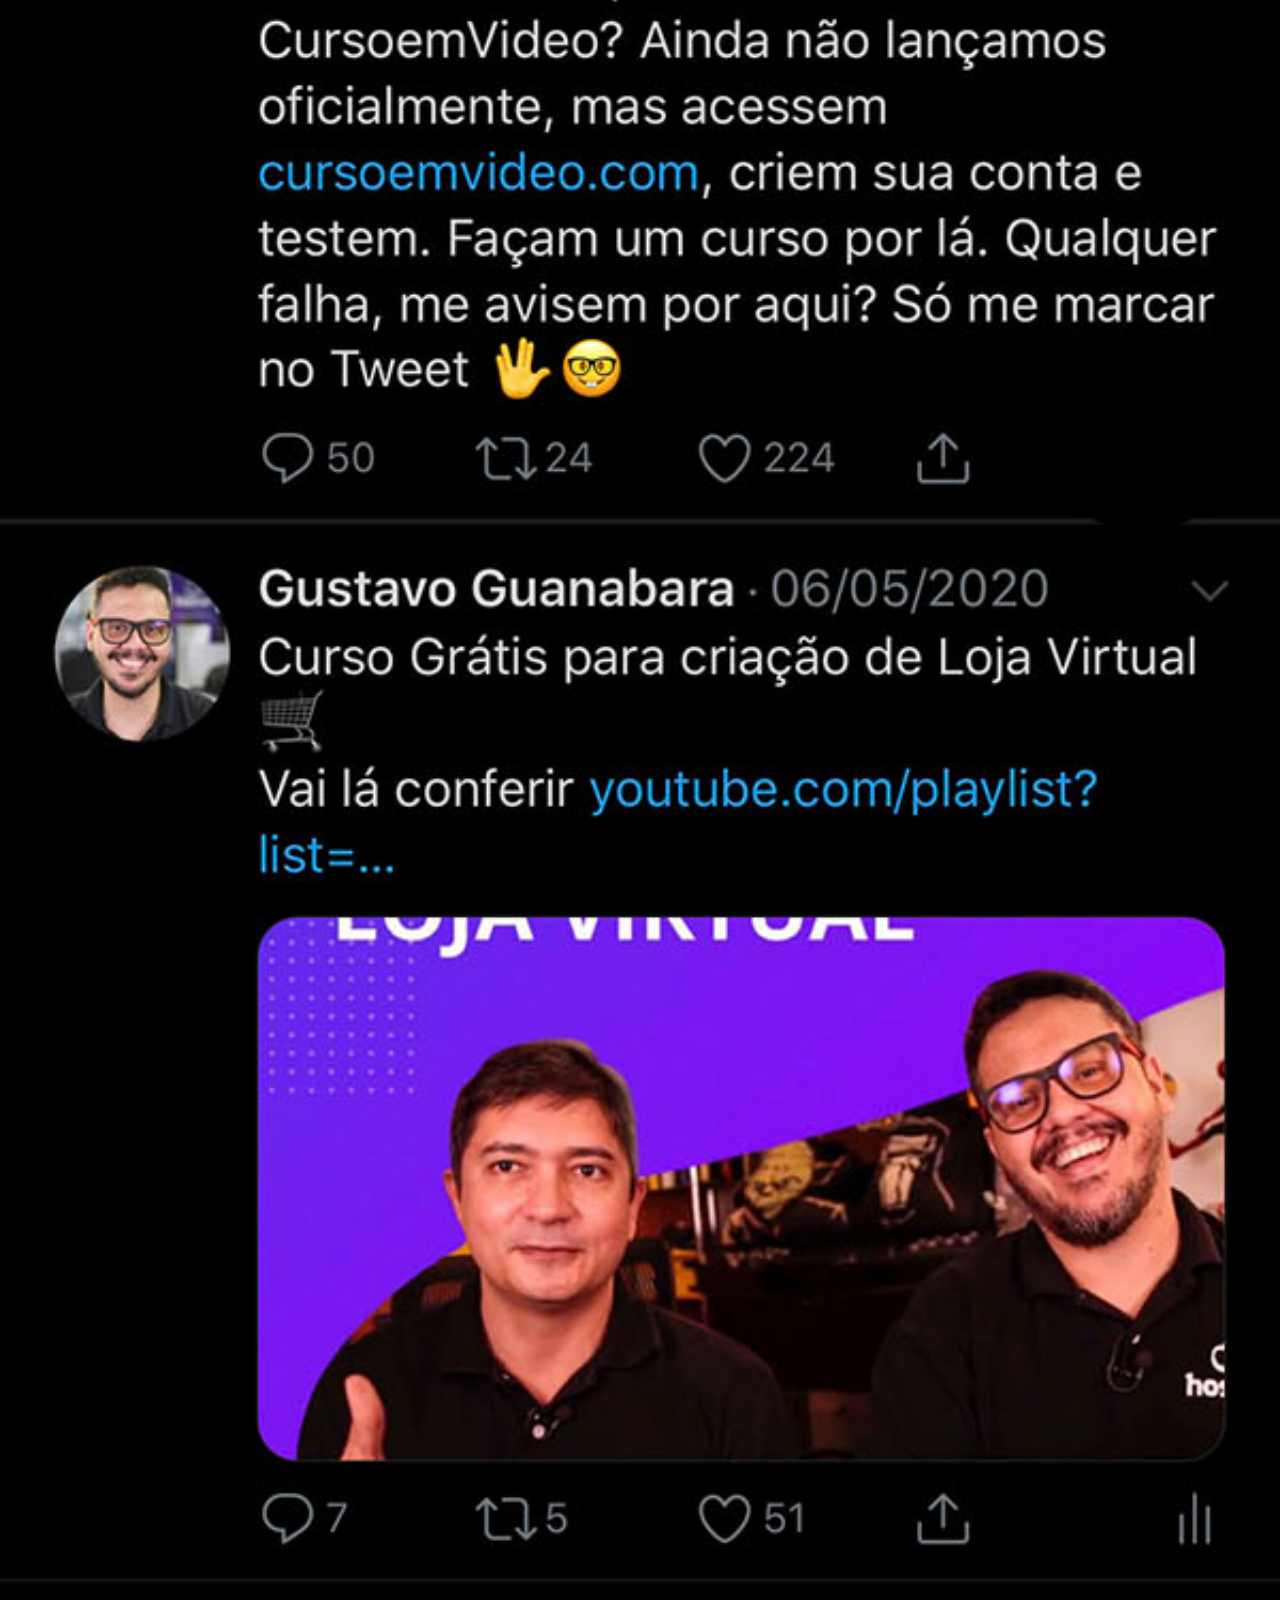
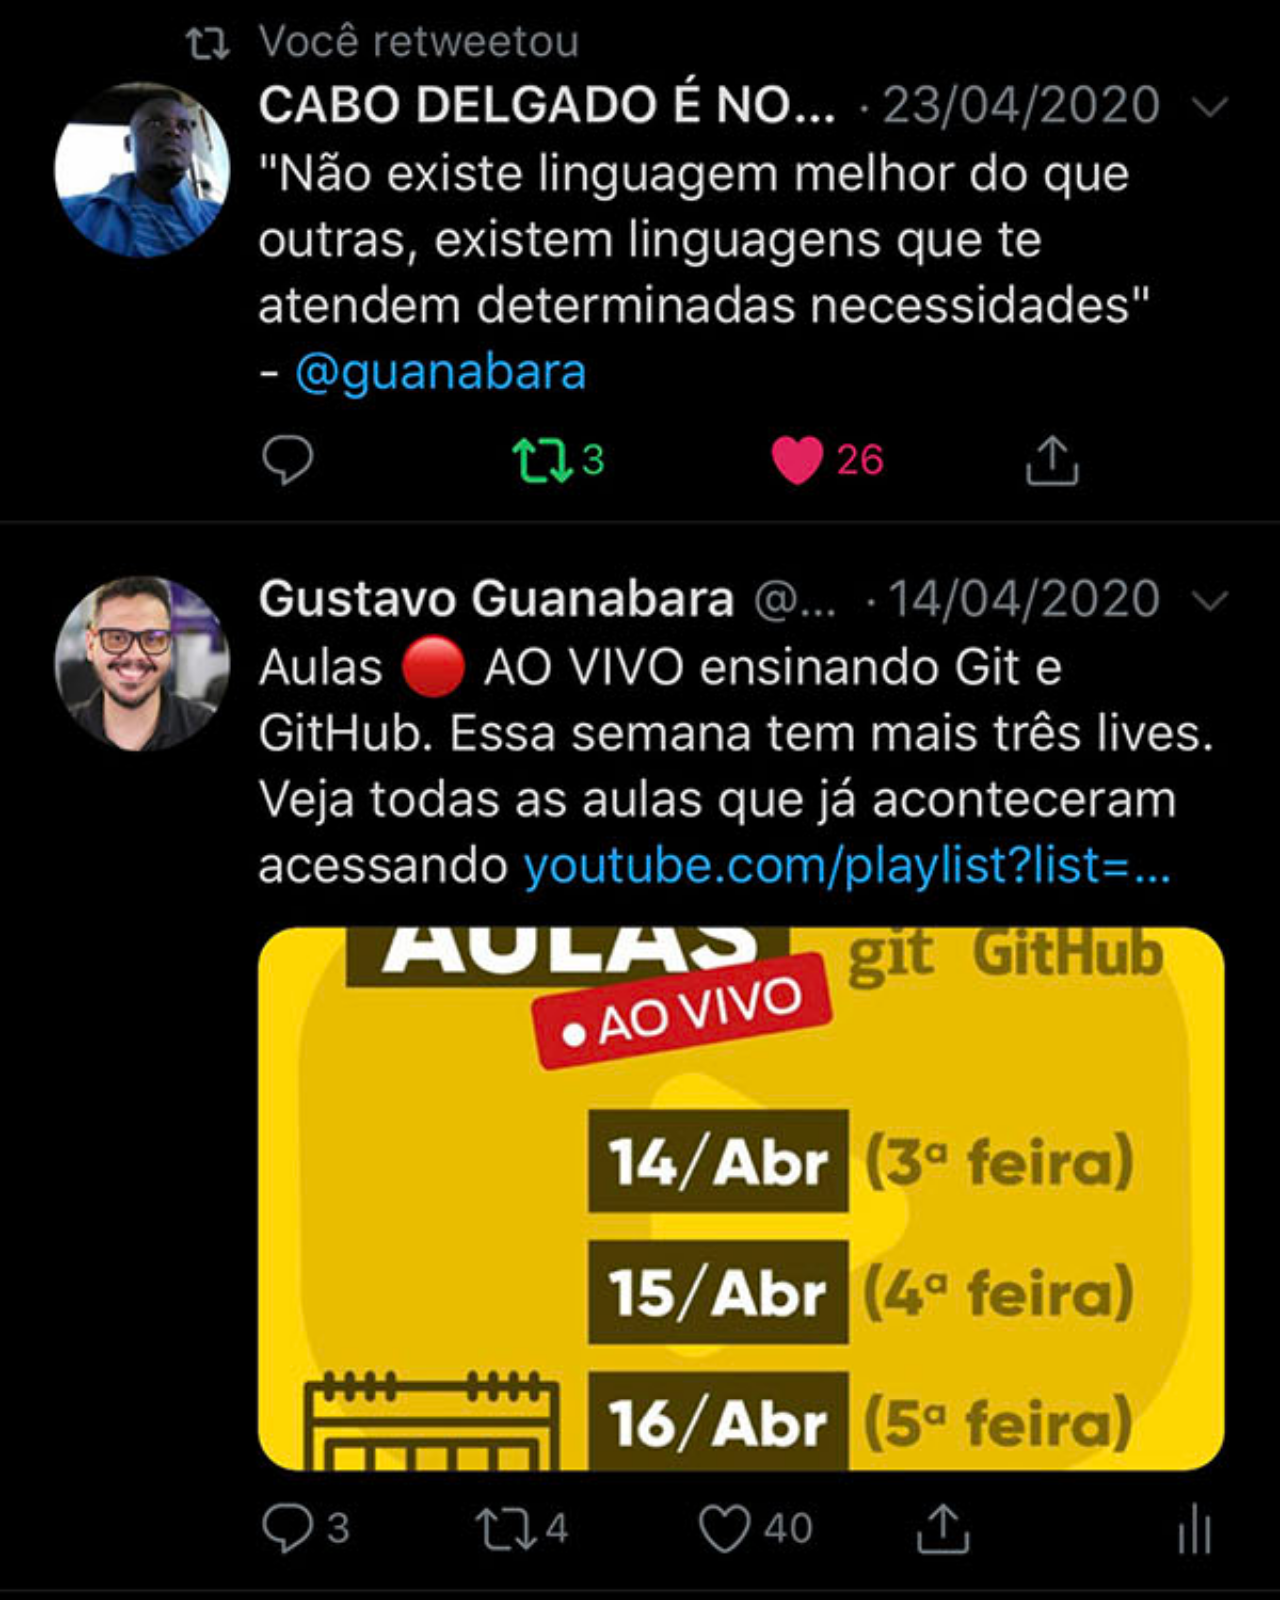
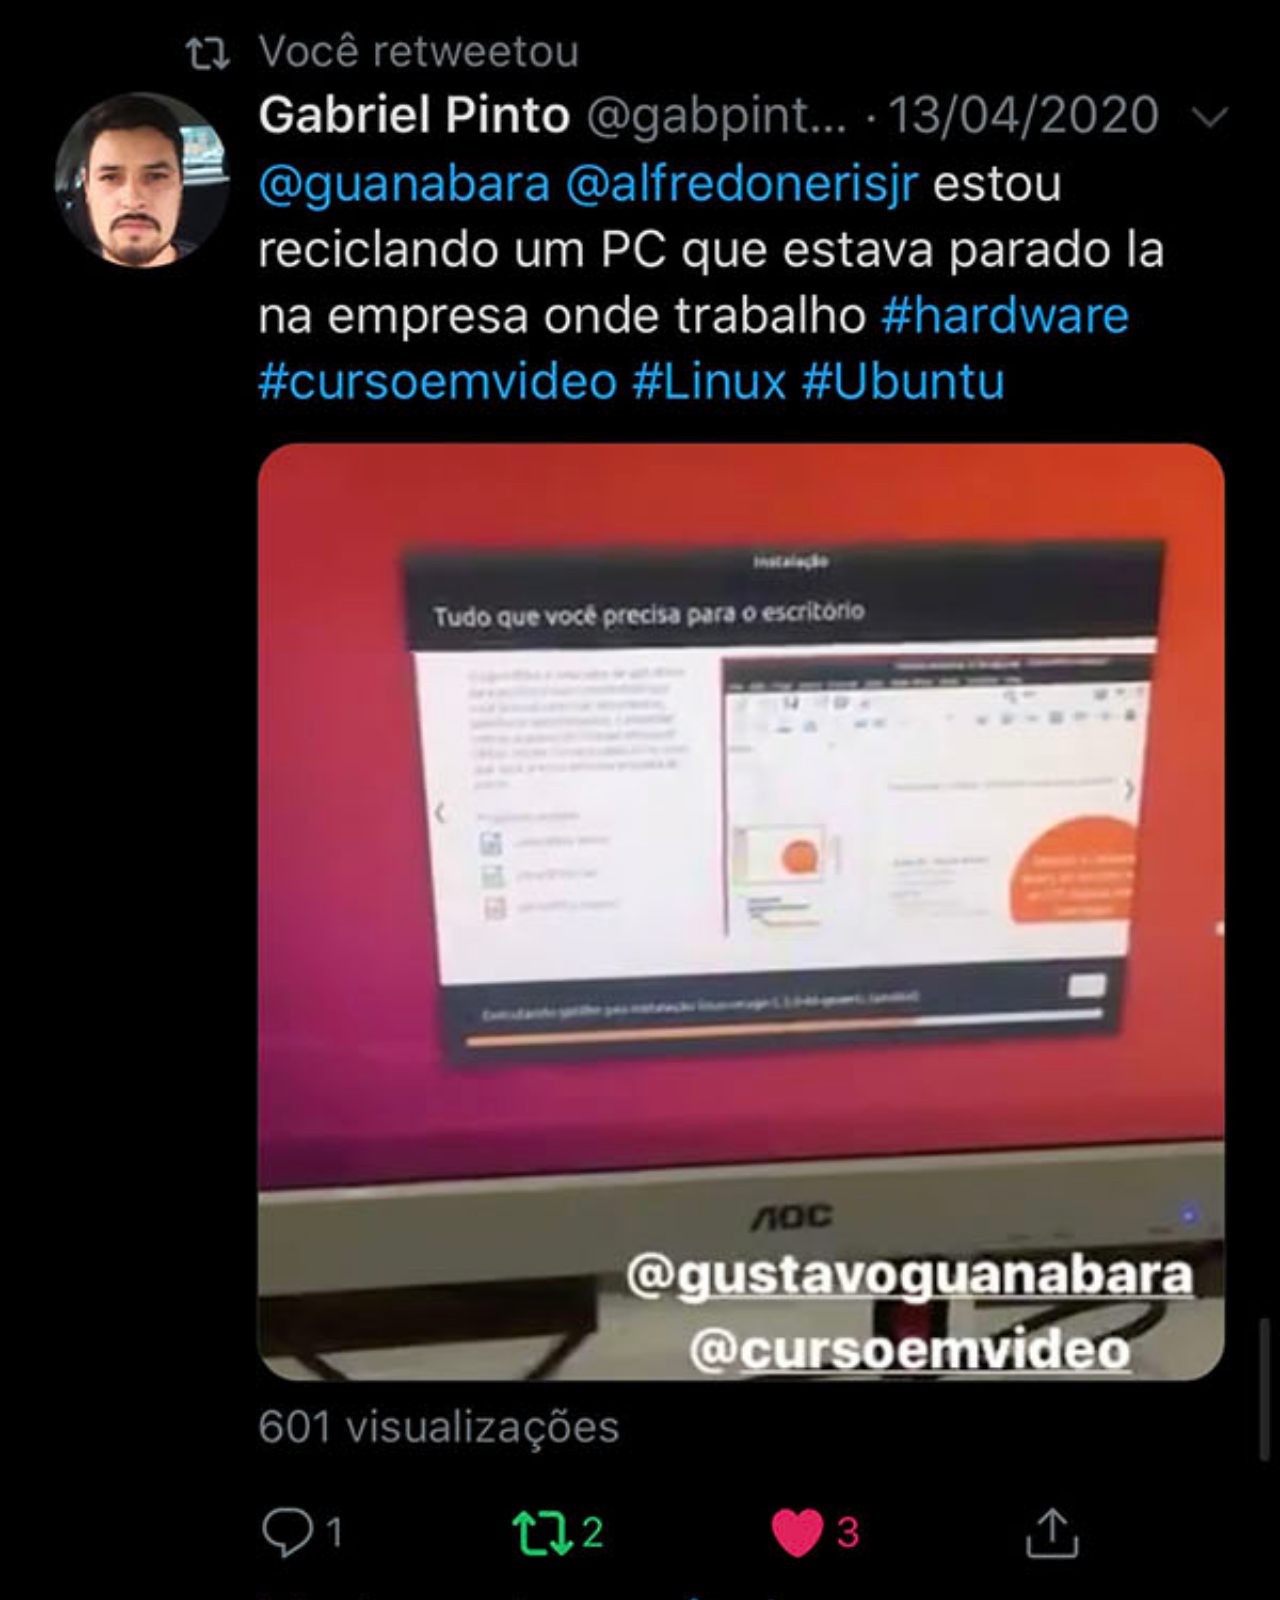
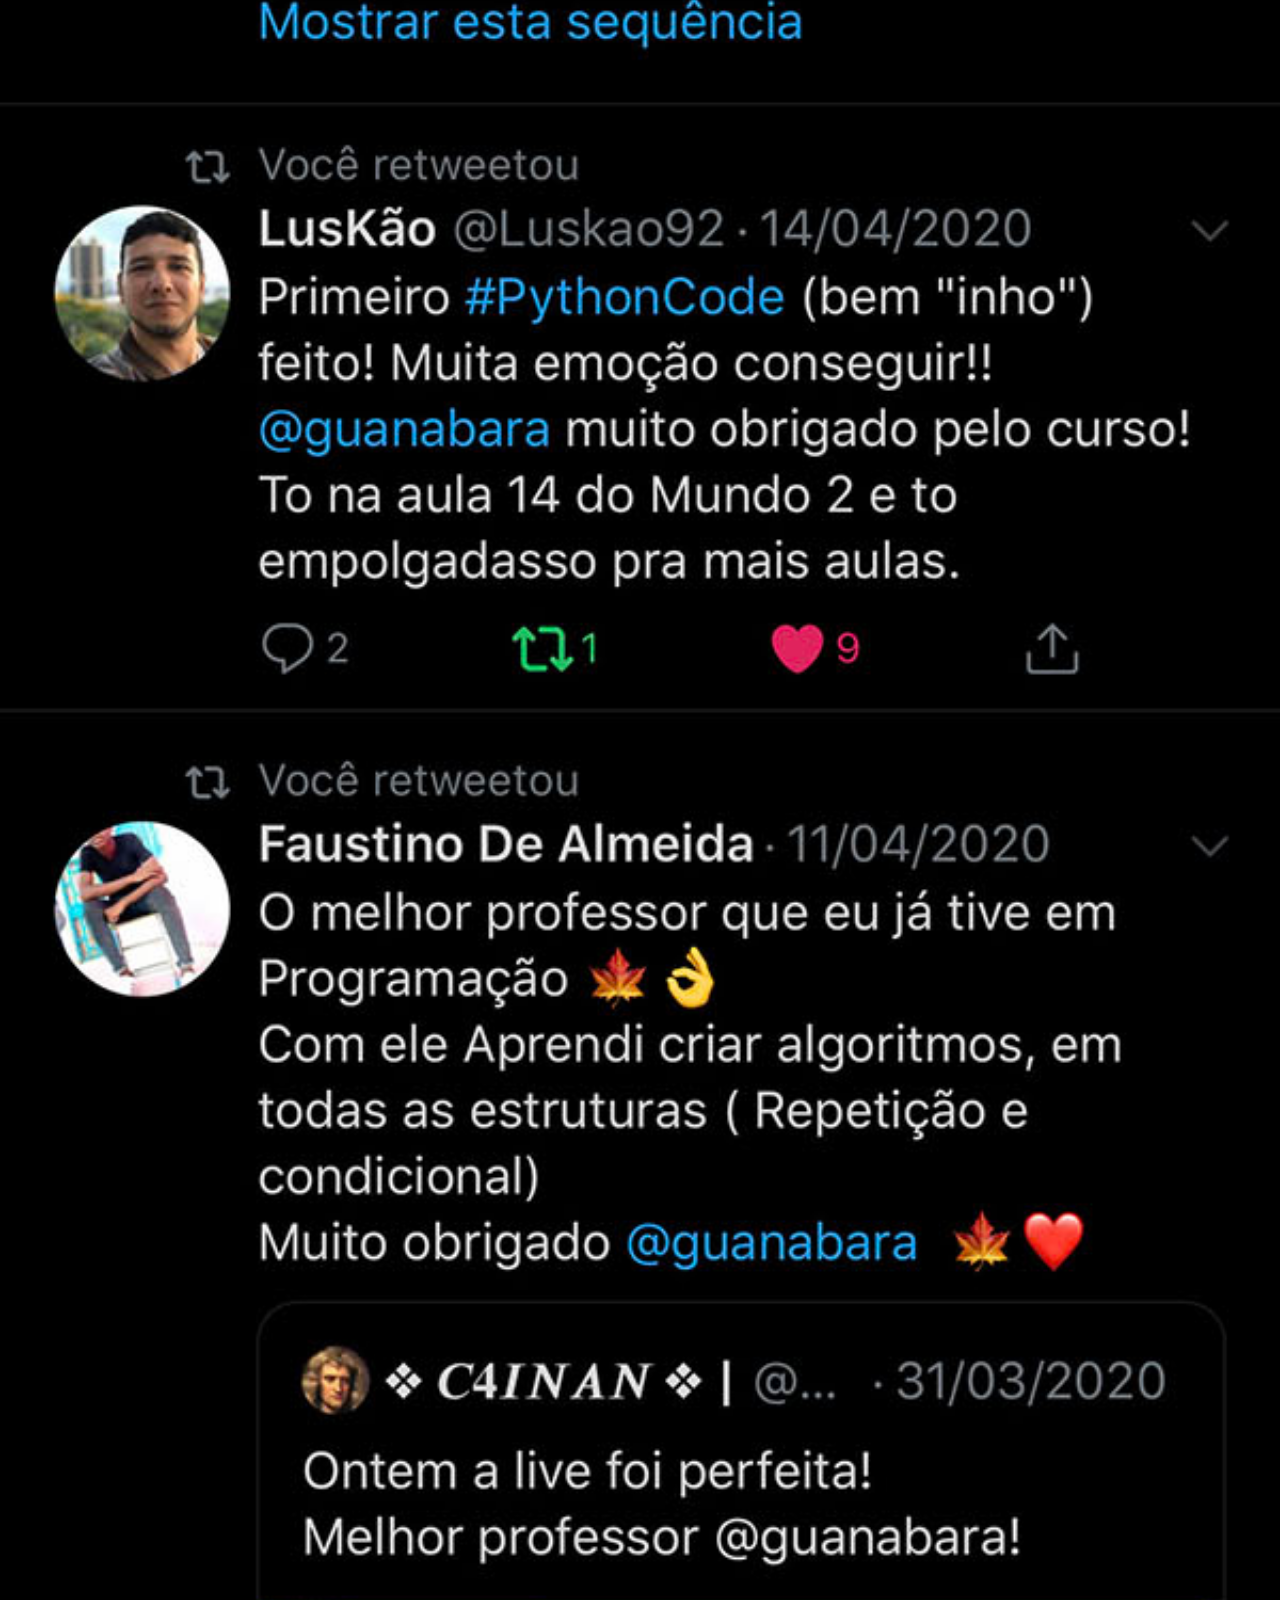
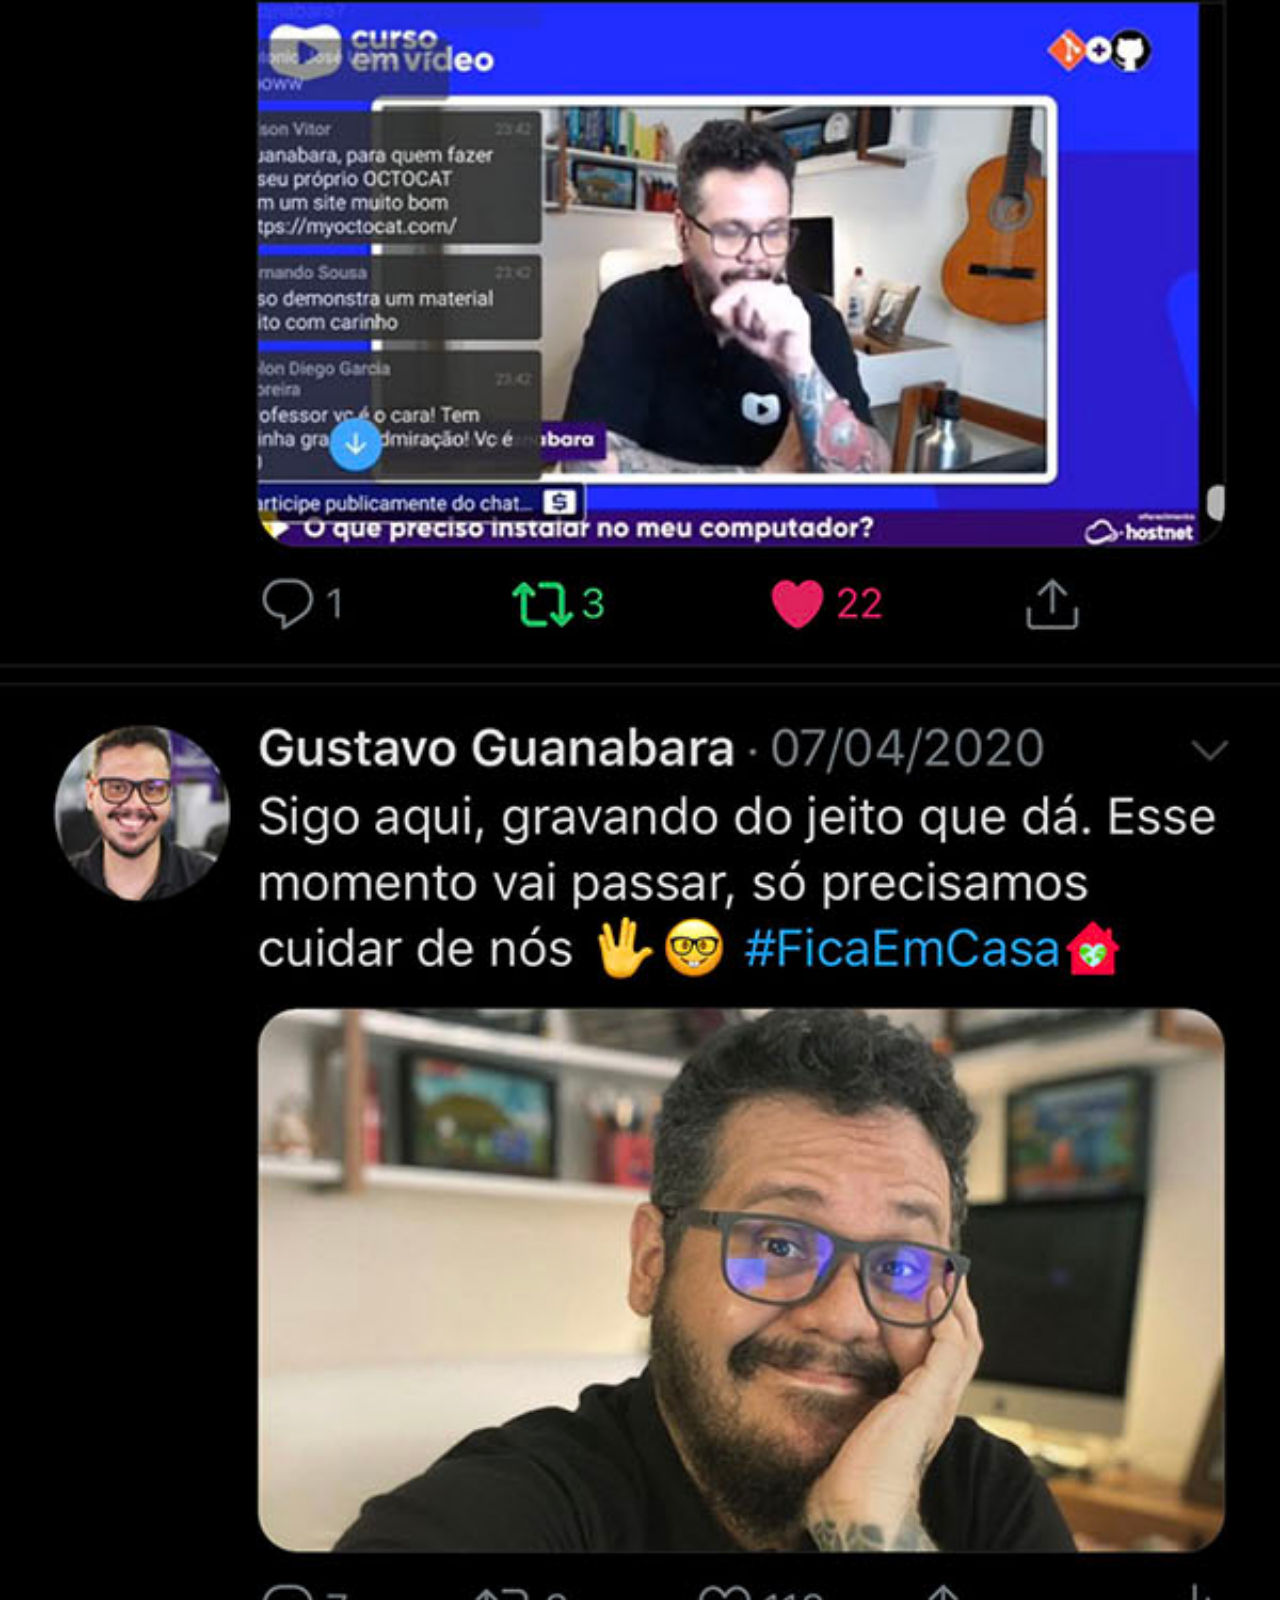
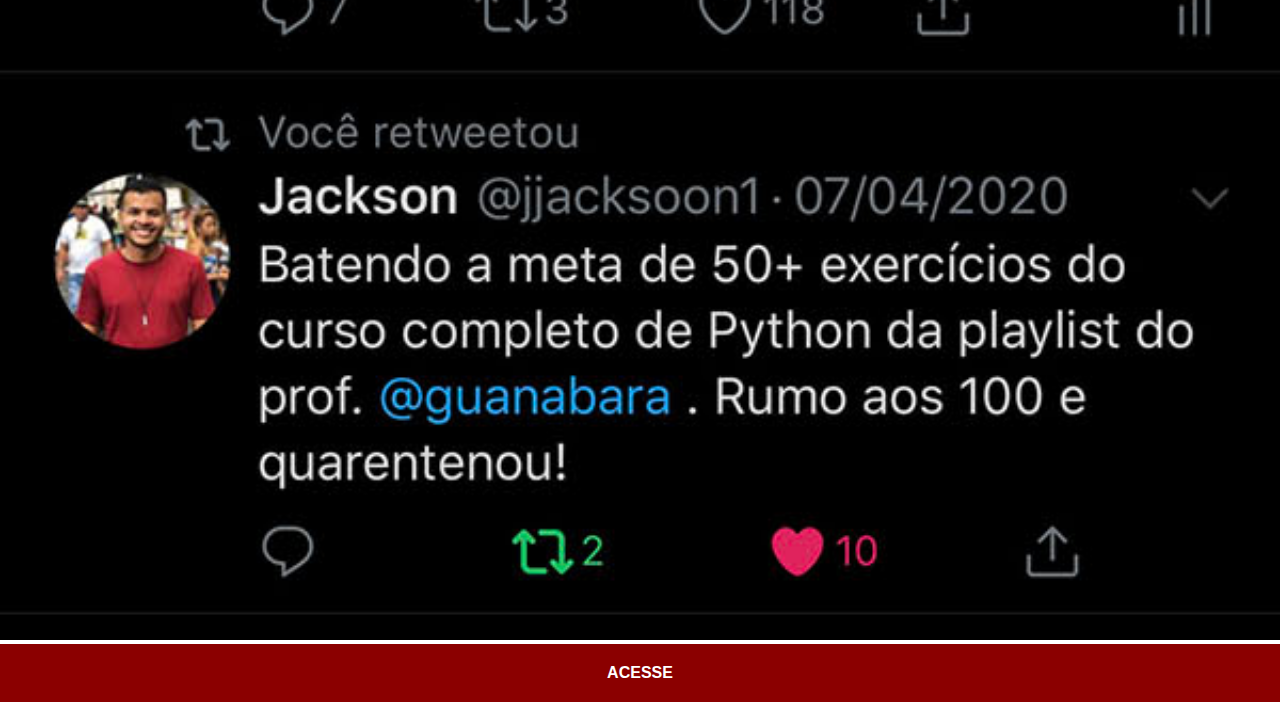
<file: twitter.html>
<!DOCTYPE html>
<html lang="pt-br">
<head>
    <meta charset="UTF-8">
    <meta name="viewport" content="width=device-width, initial-scale=1.0">
    <link rel="stylesheet" href="styles/social.css">
    <title>Twitter</title>
</head>
<body>
    <img src="images/tela-twitter.jpg" alt="Twitter">
    <a href="https://twitter.com/guanabara" target="_blank">ACESSE</a>
</body>
</html>
</file>
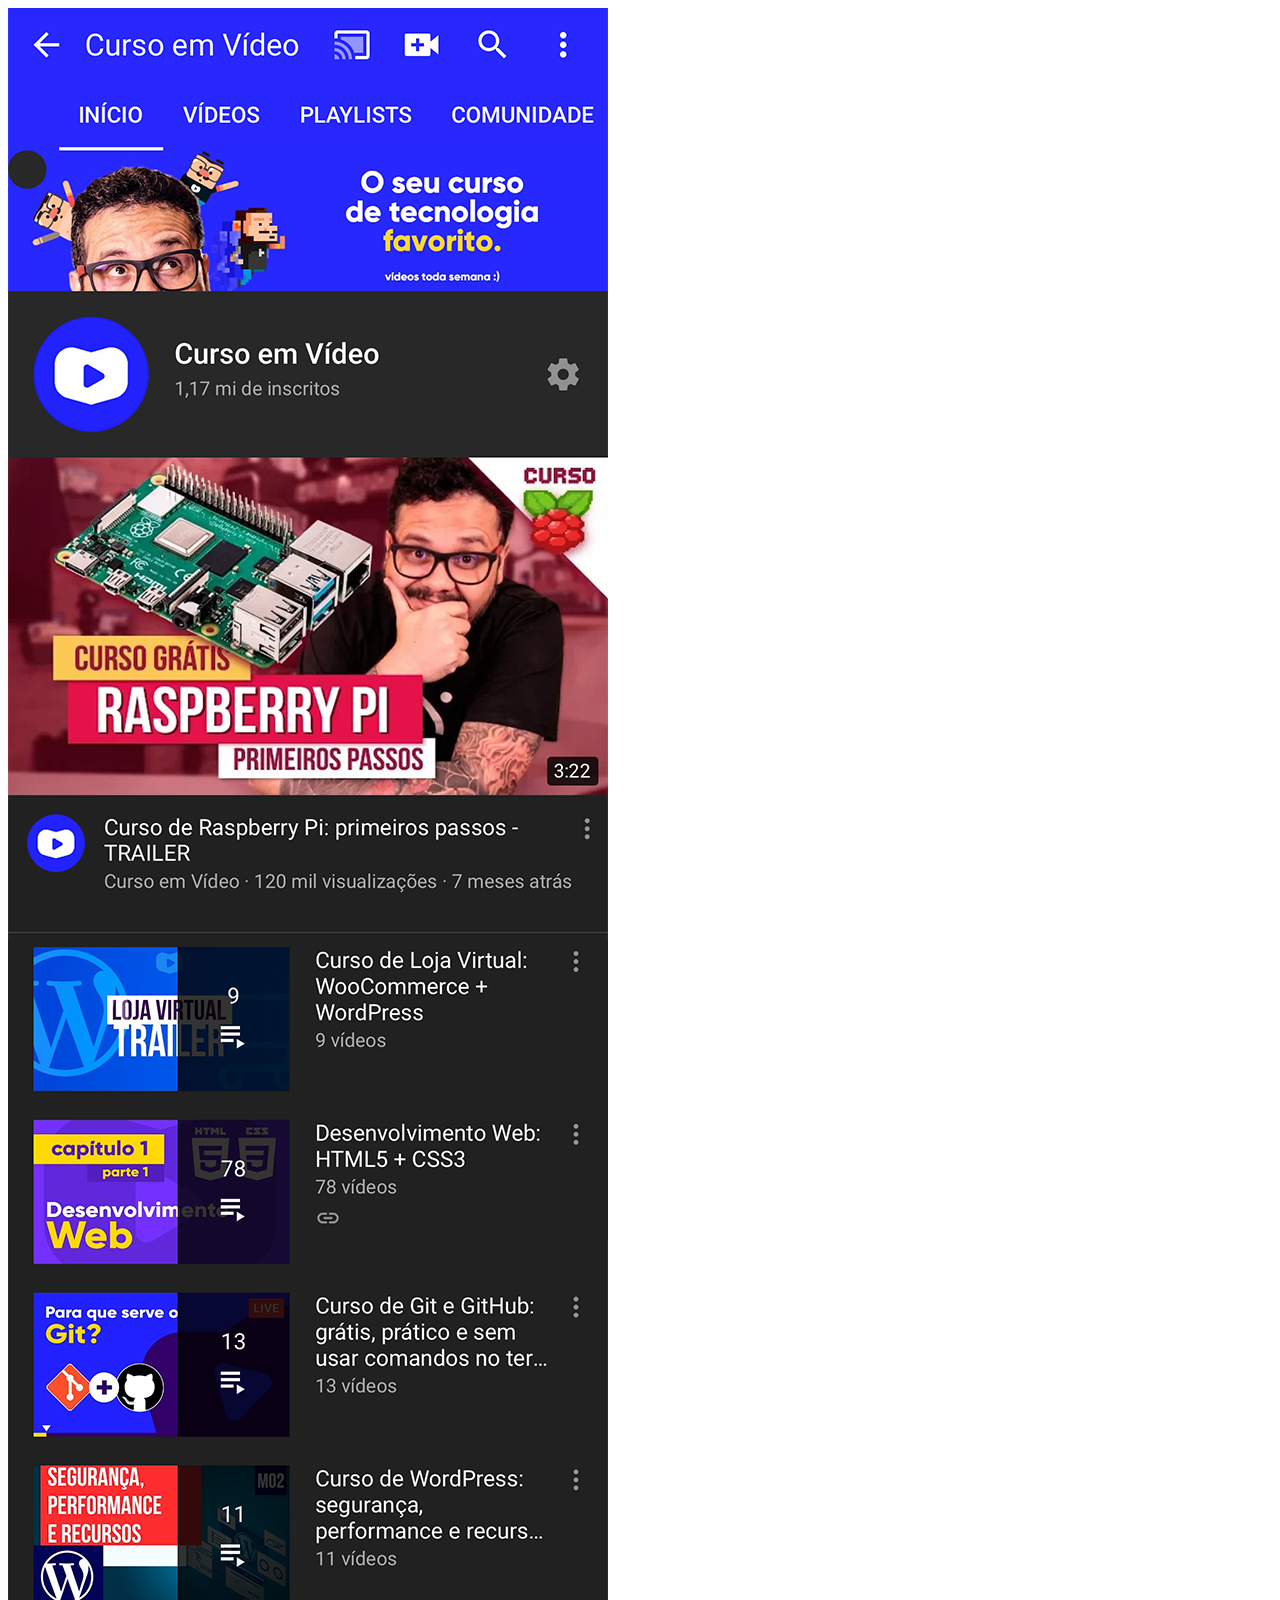
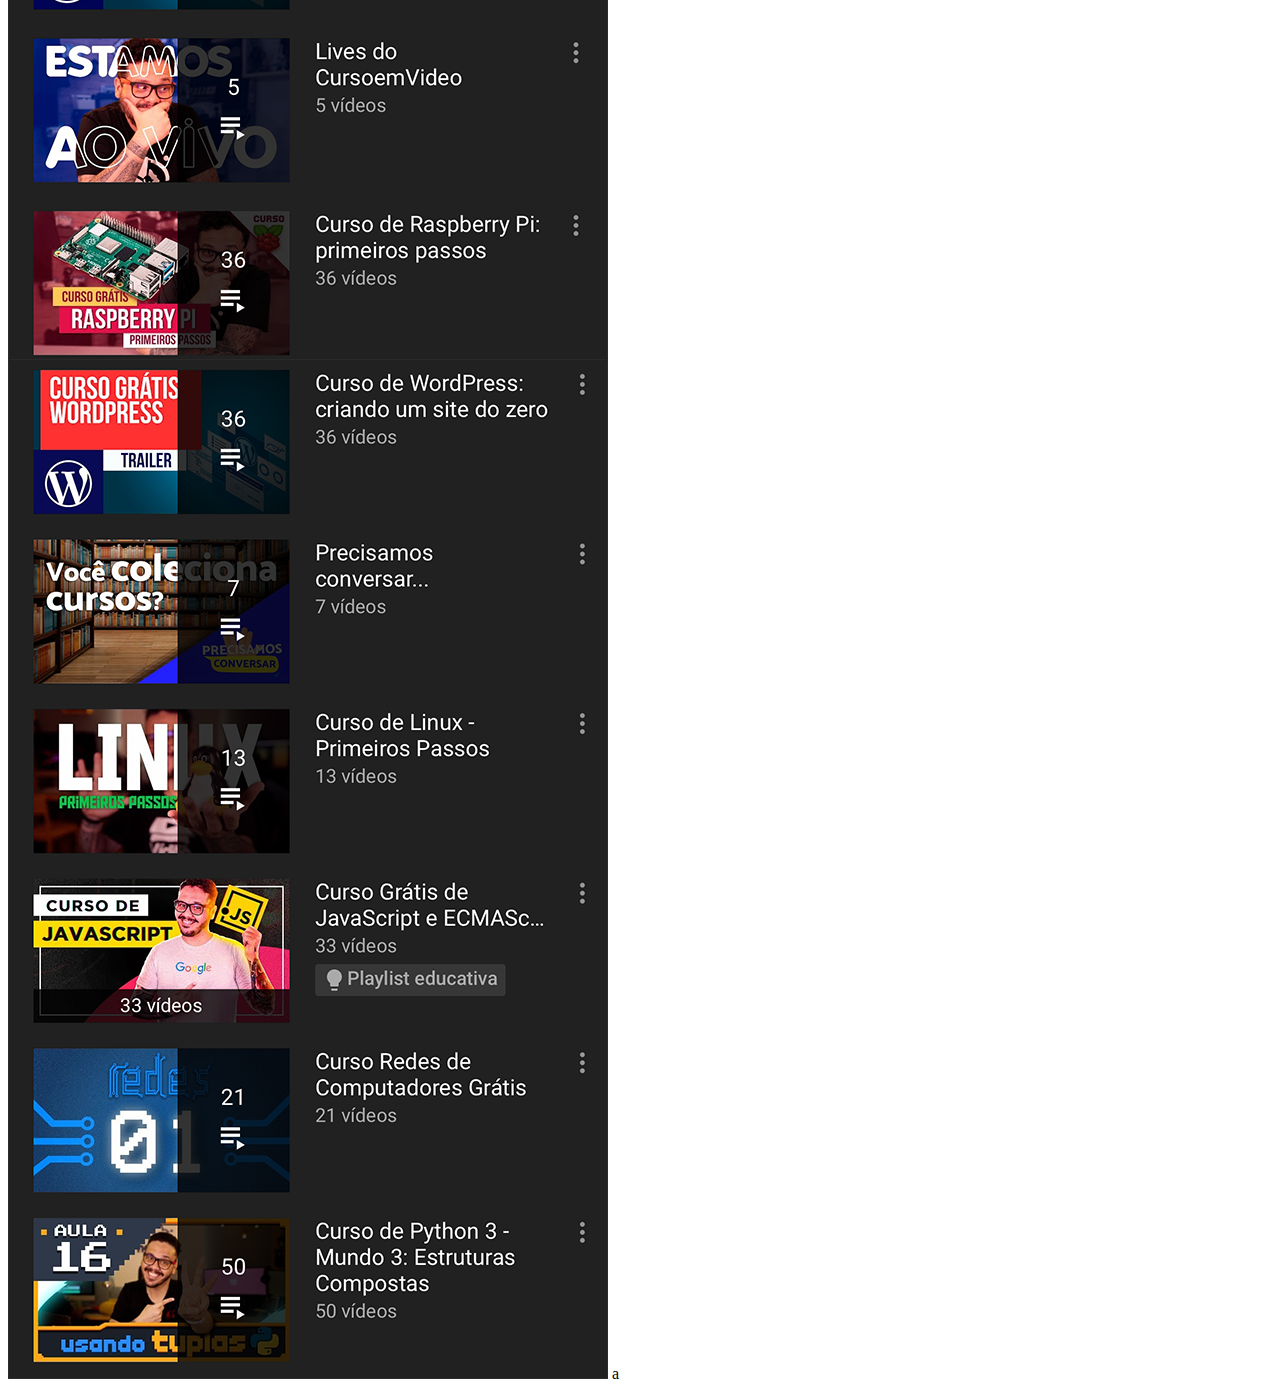
<file: youtube.html>
<!DOCTYPE html>
<html lang="pt-br">
<head>
    <meta charset="UTF-8">
    <meta name="viewport" content="width=device-width, initial-scale=1.0">
    <title>Youtube</title>
    <style>
        
    </style>
</head>
<body>
    <img src="images/tela-youtube.png" alt="Youtube">
    a
</body>
</html>
</file>
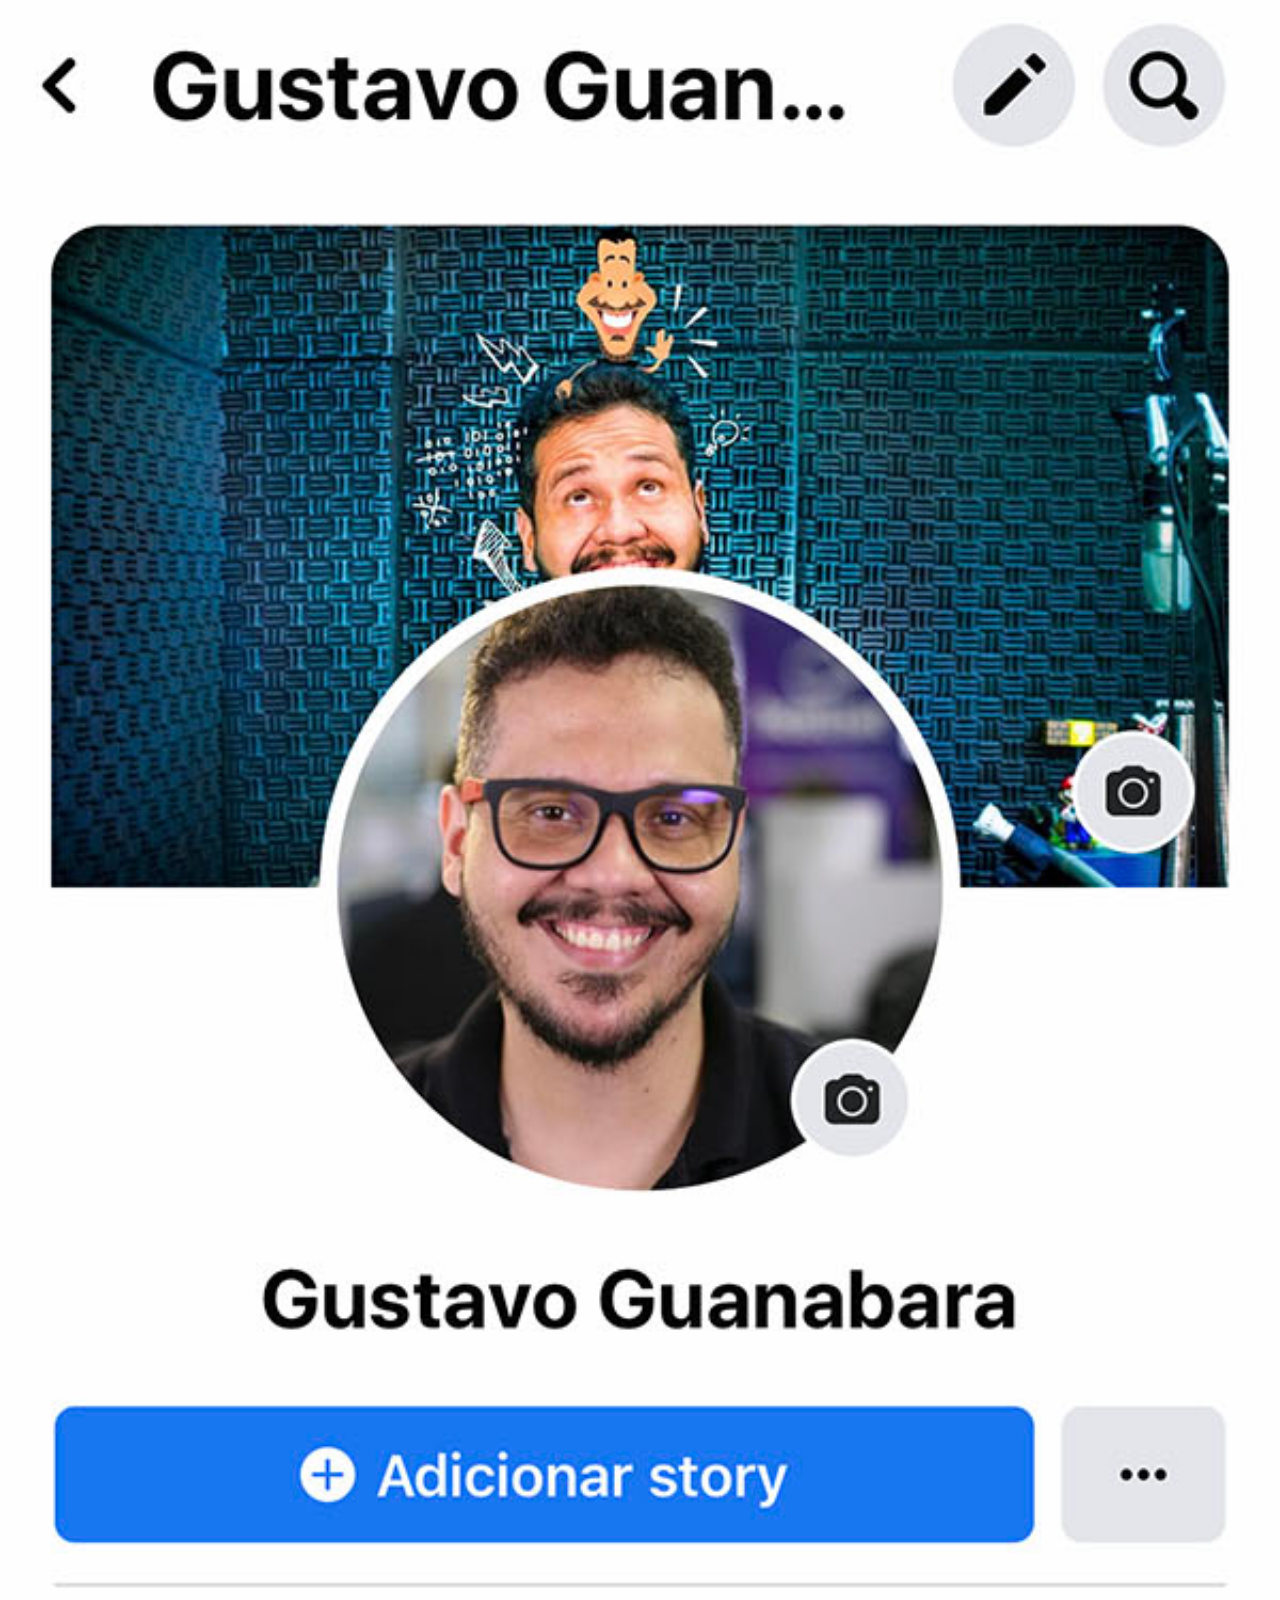
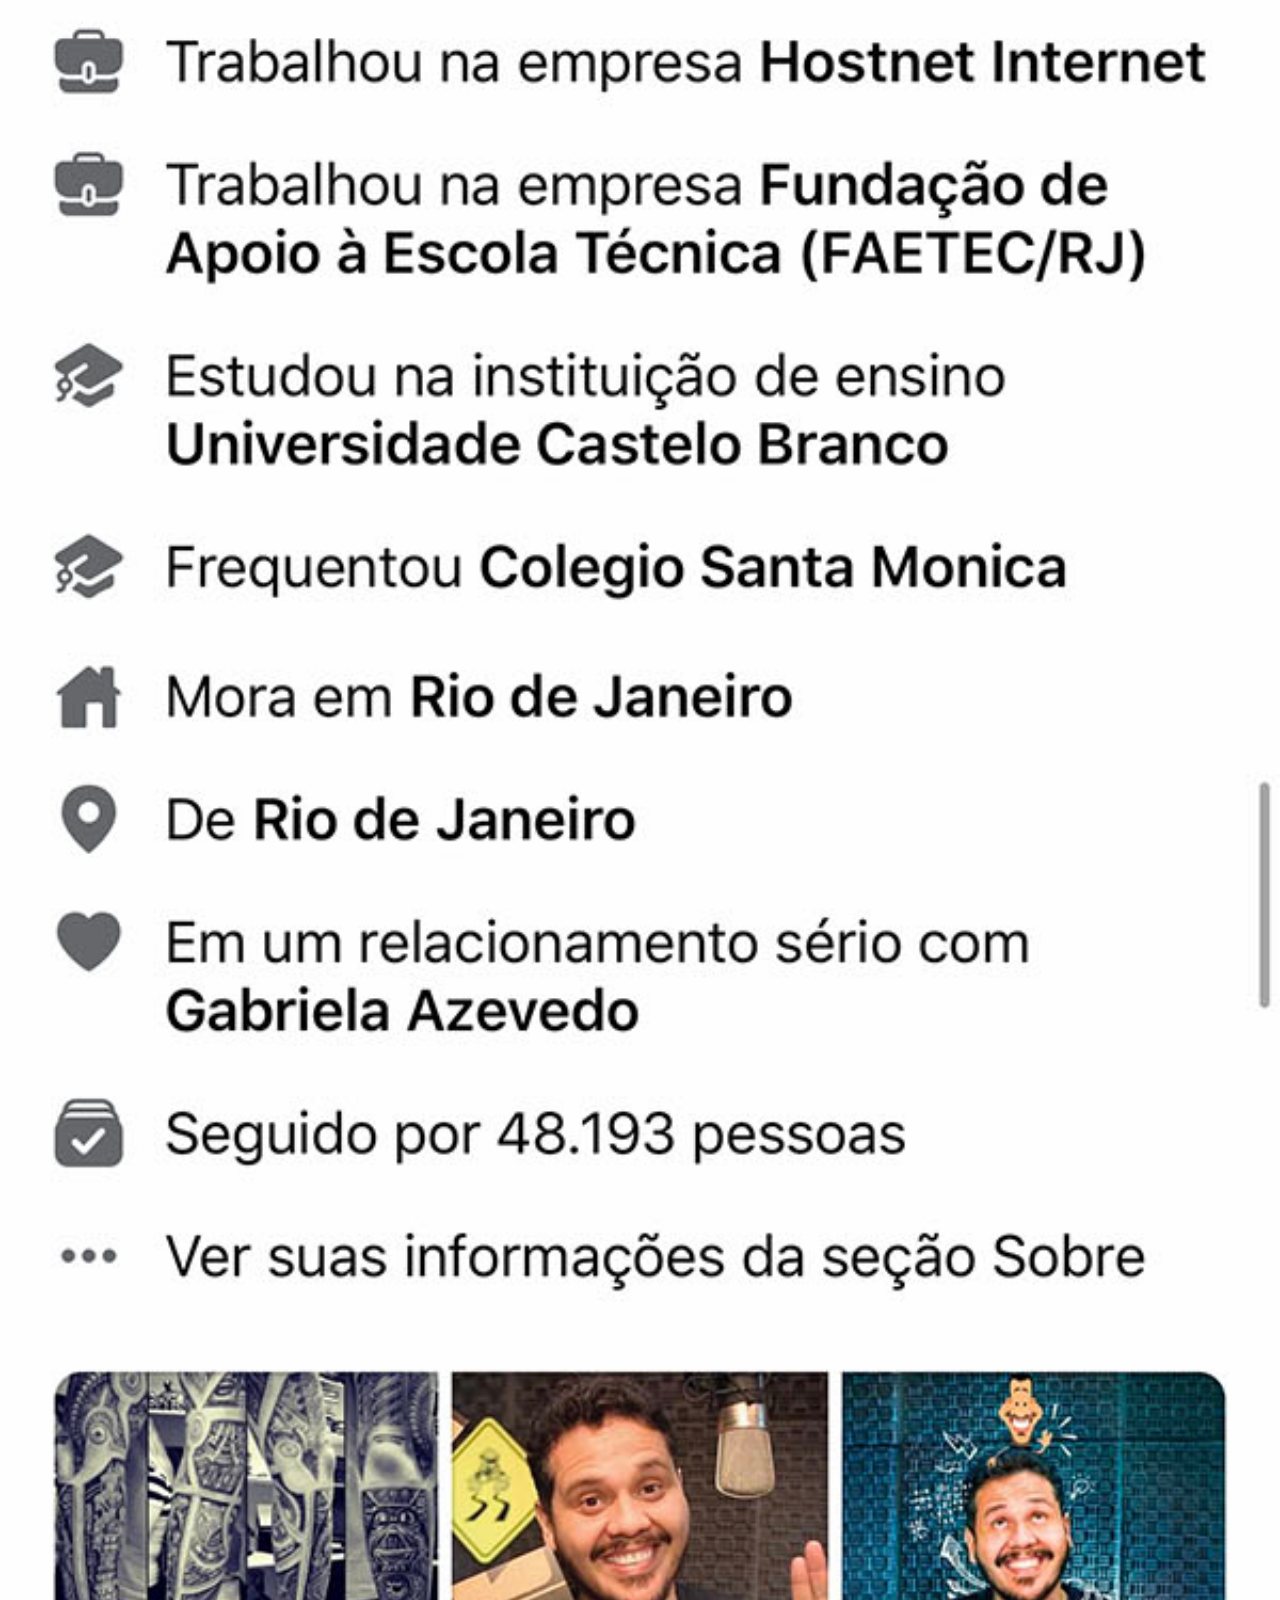
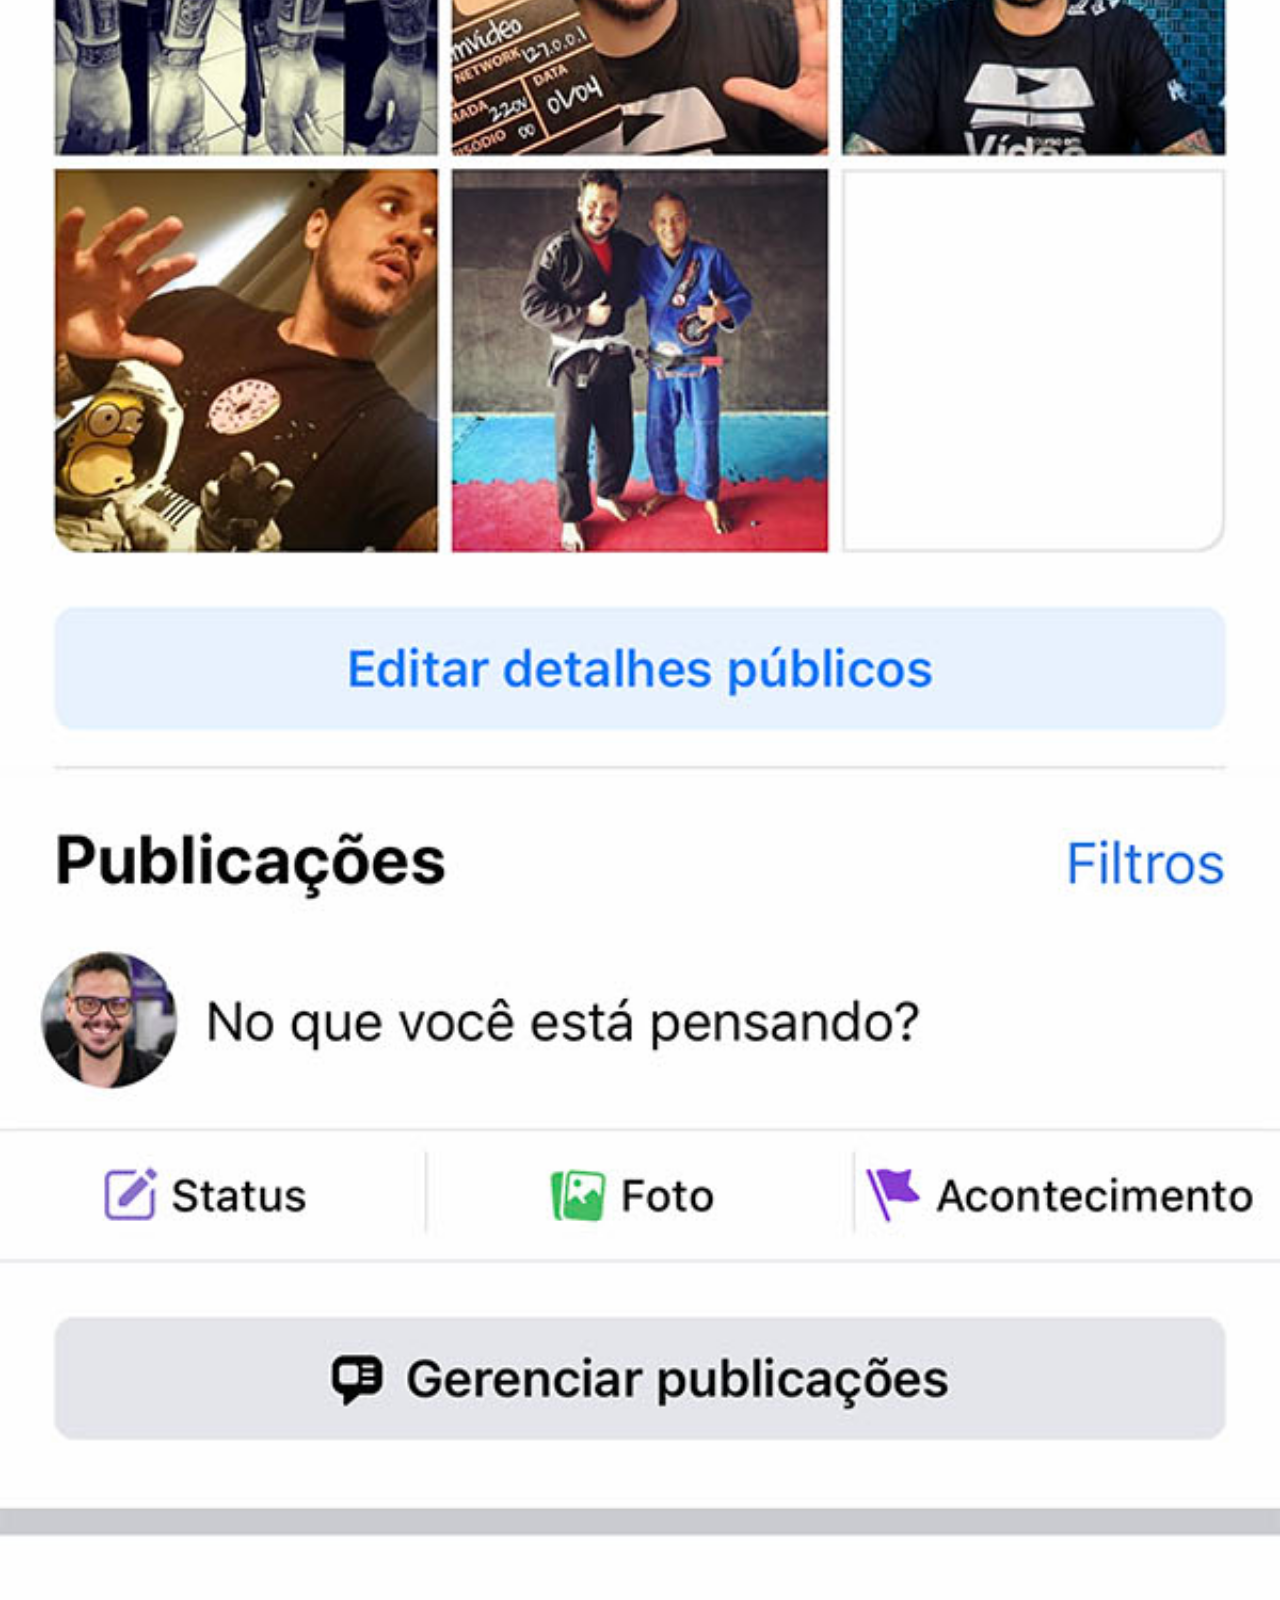
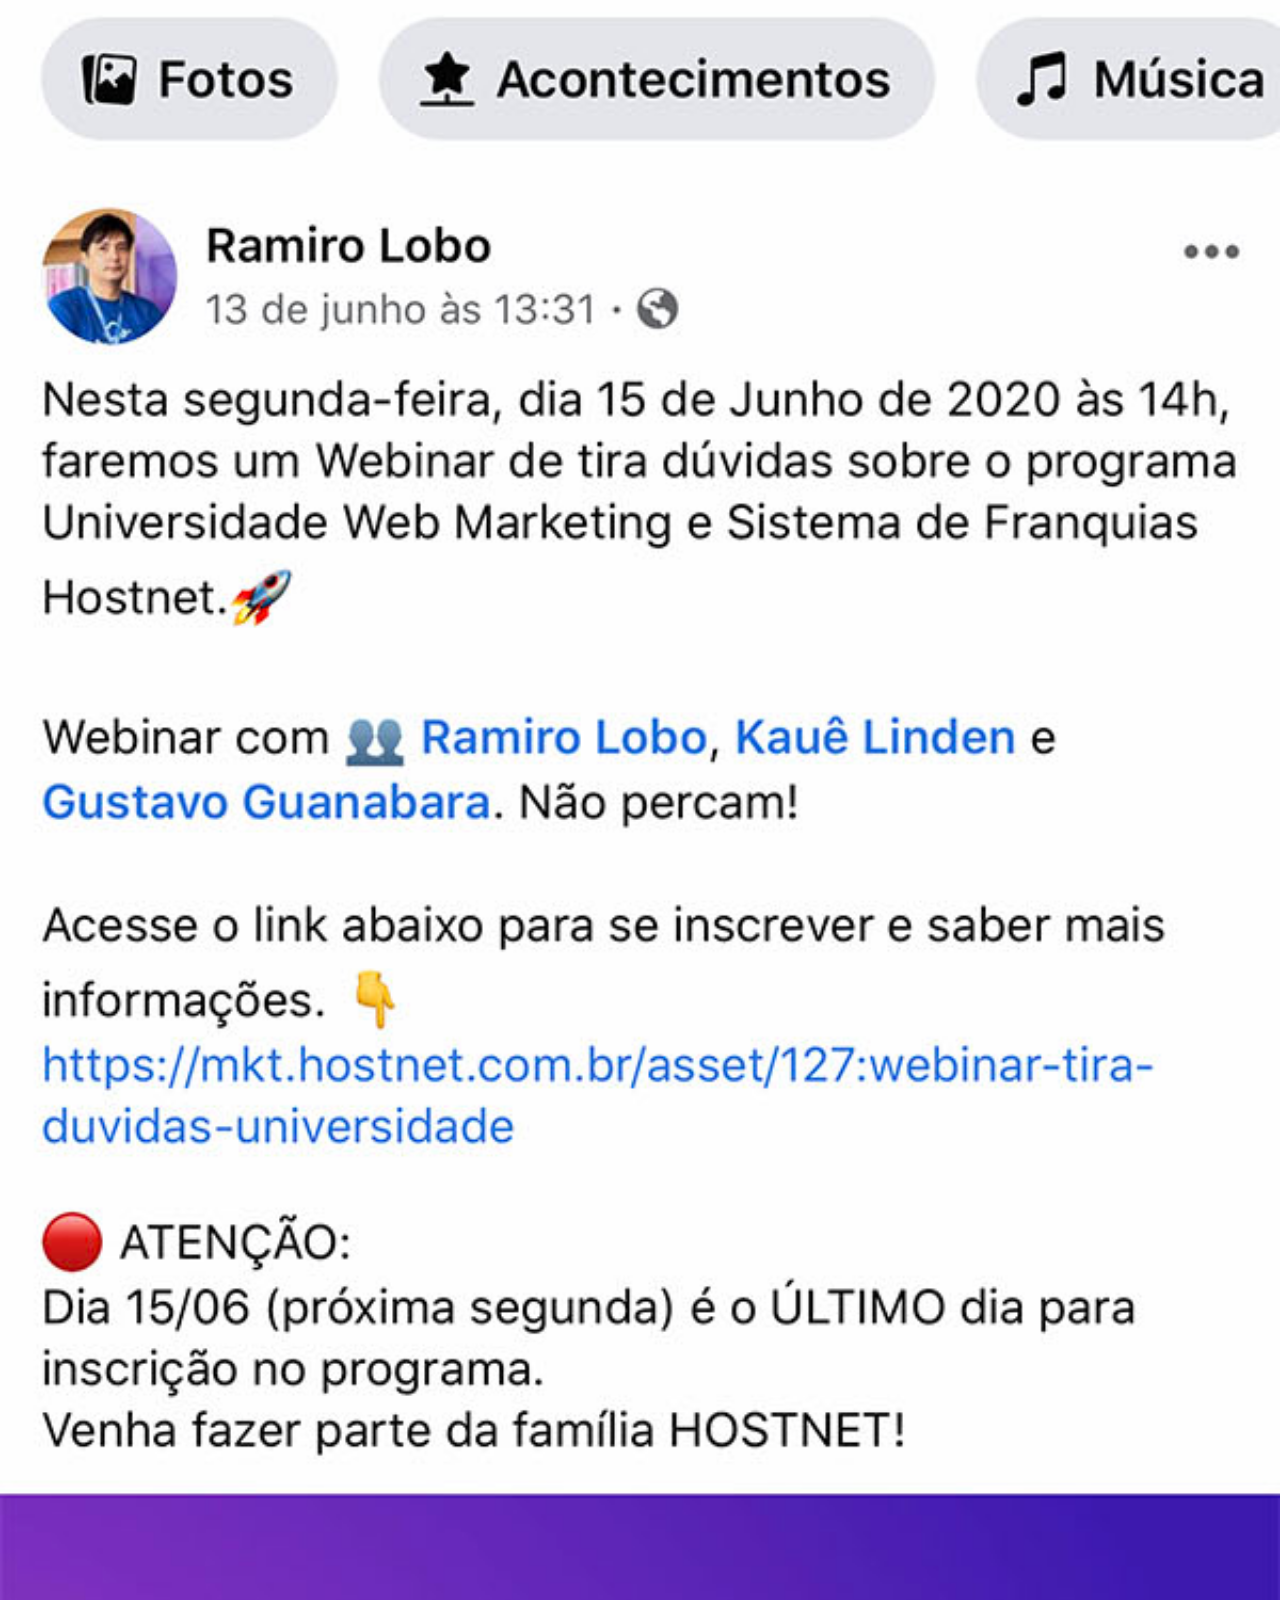
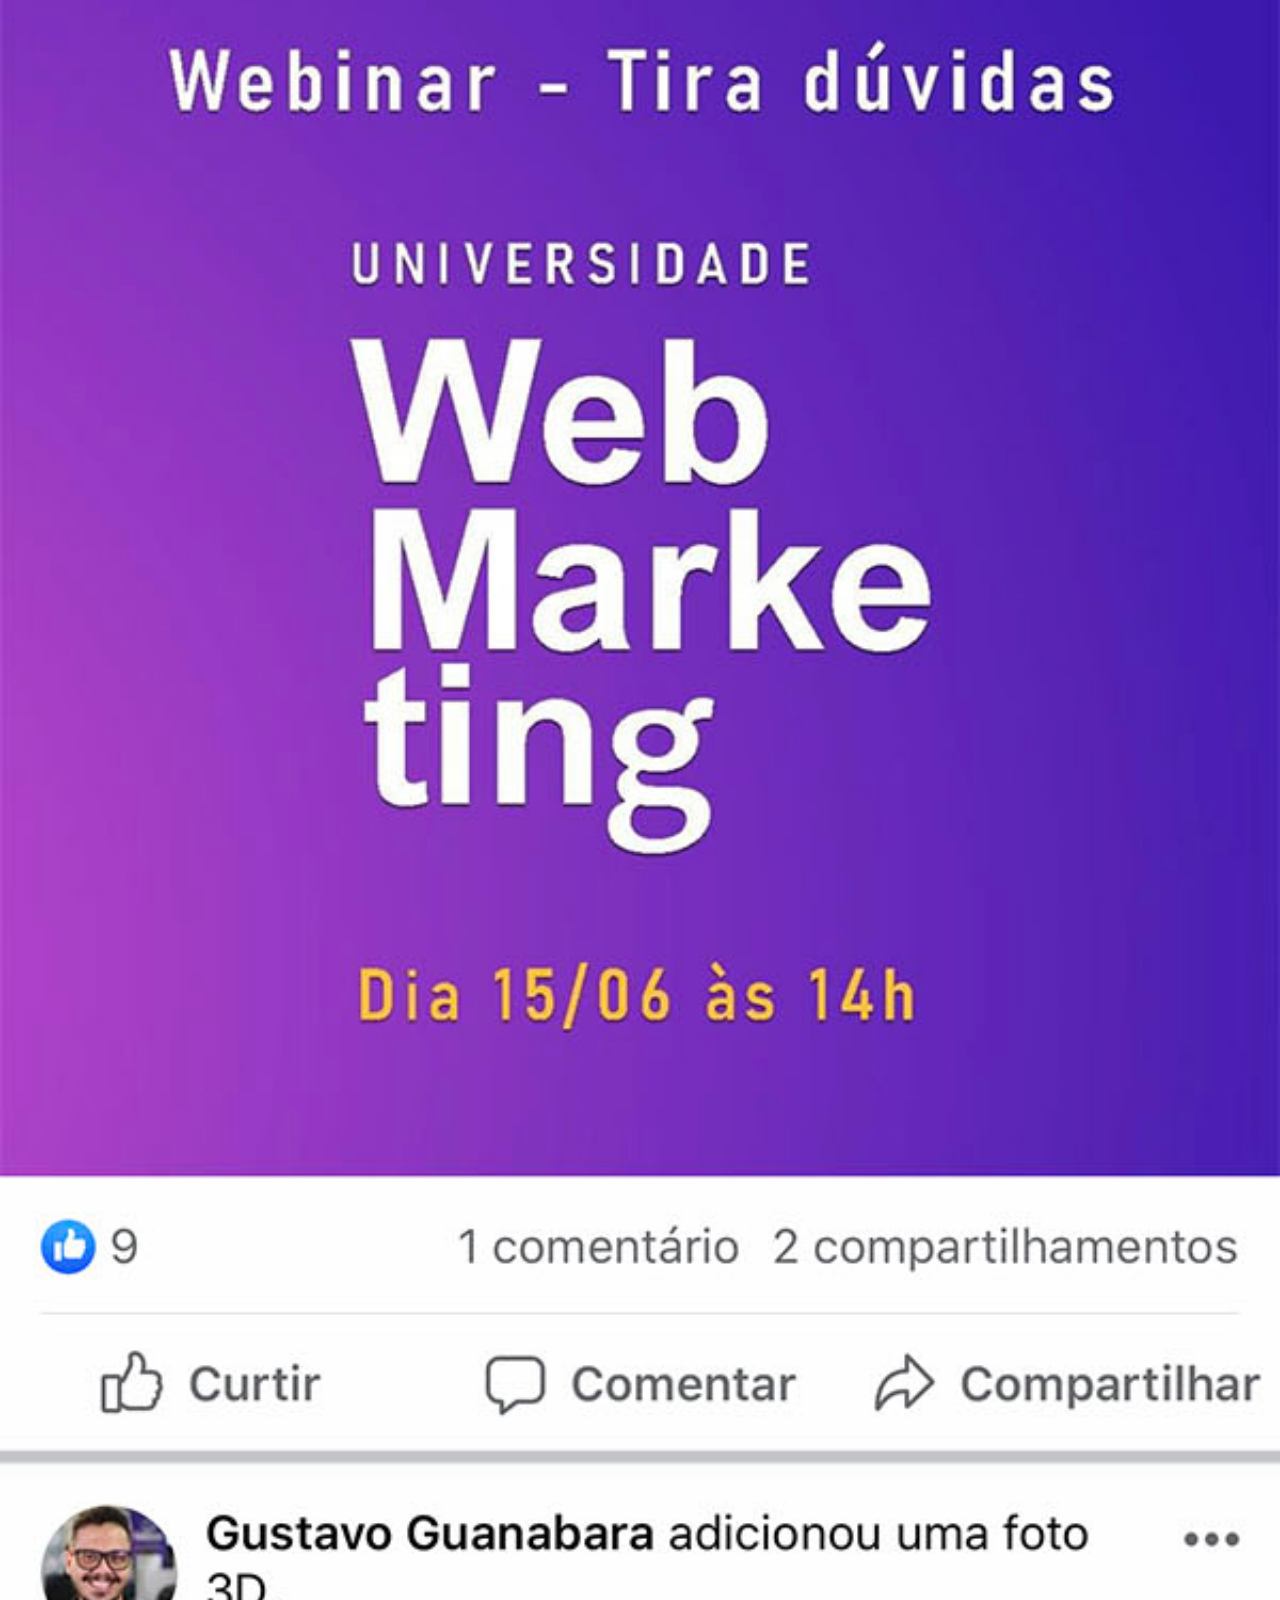
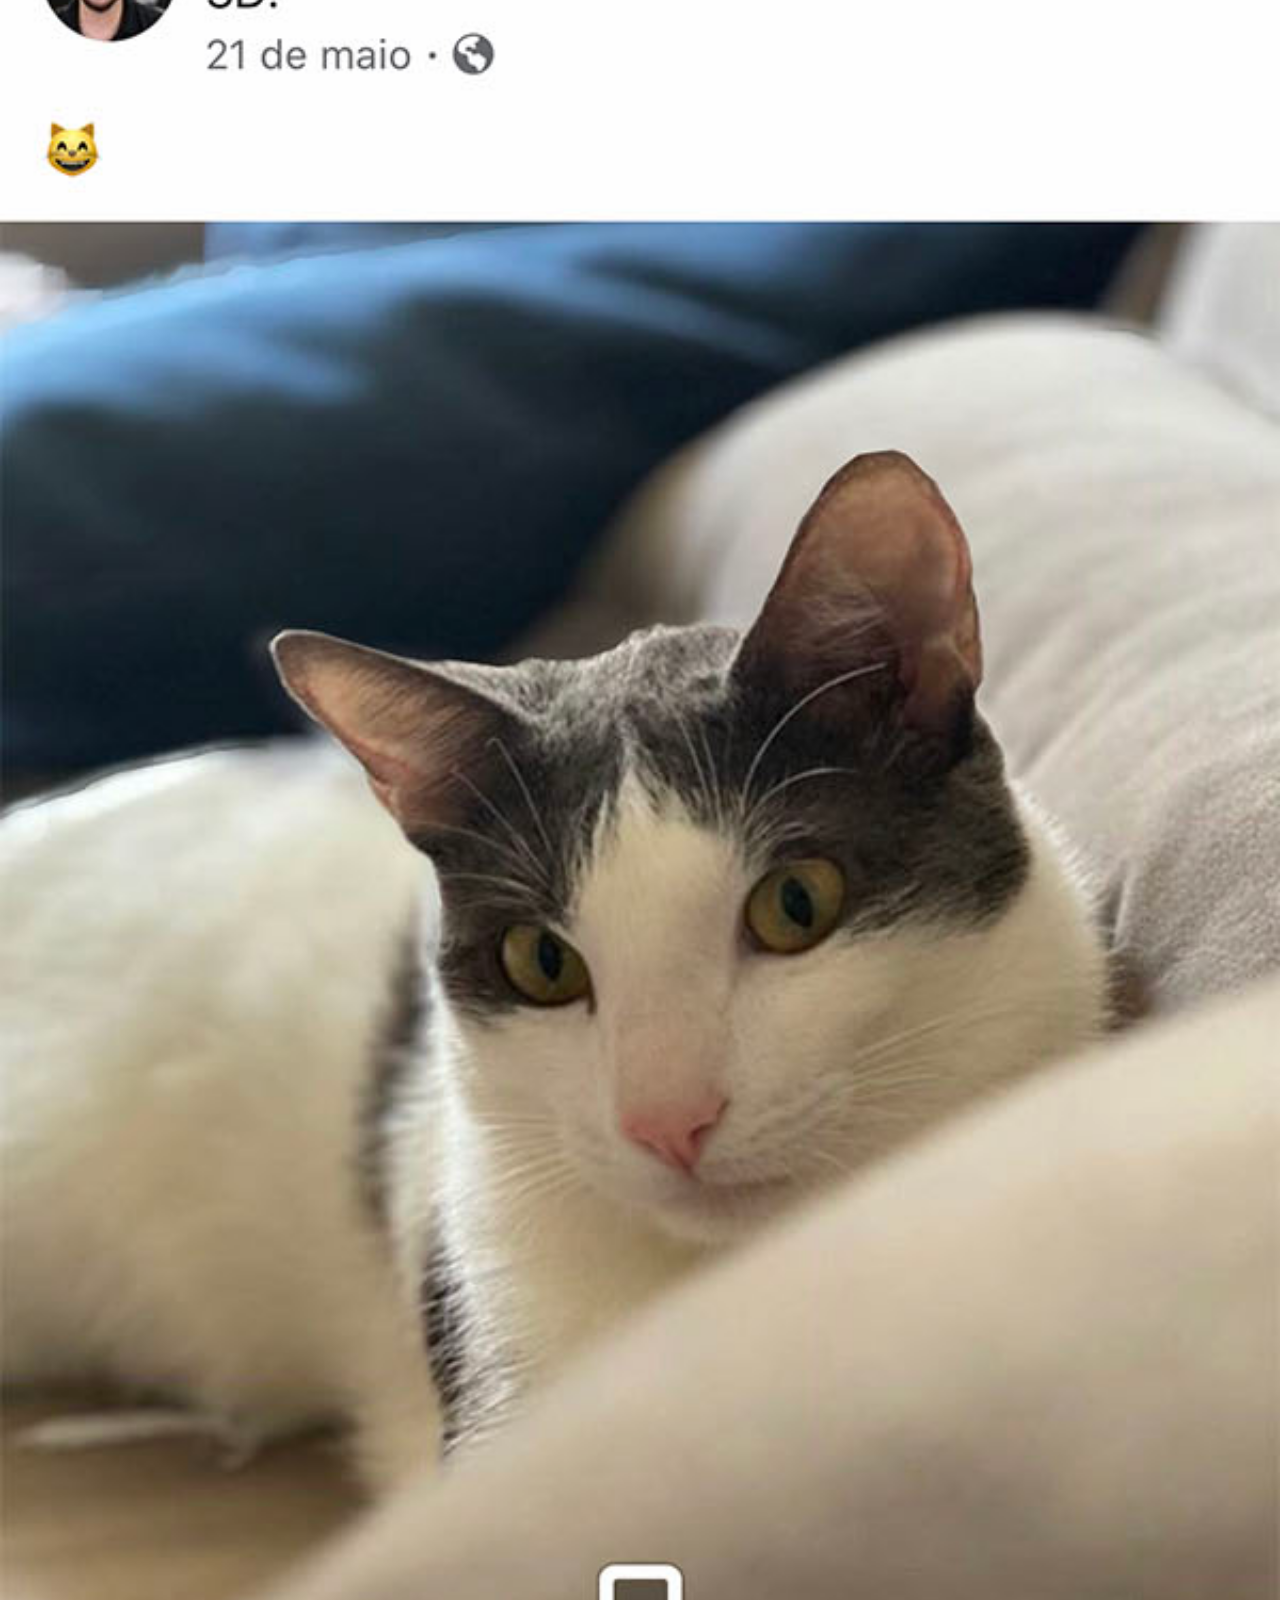
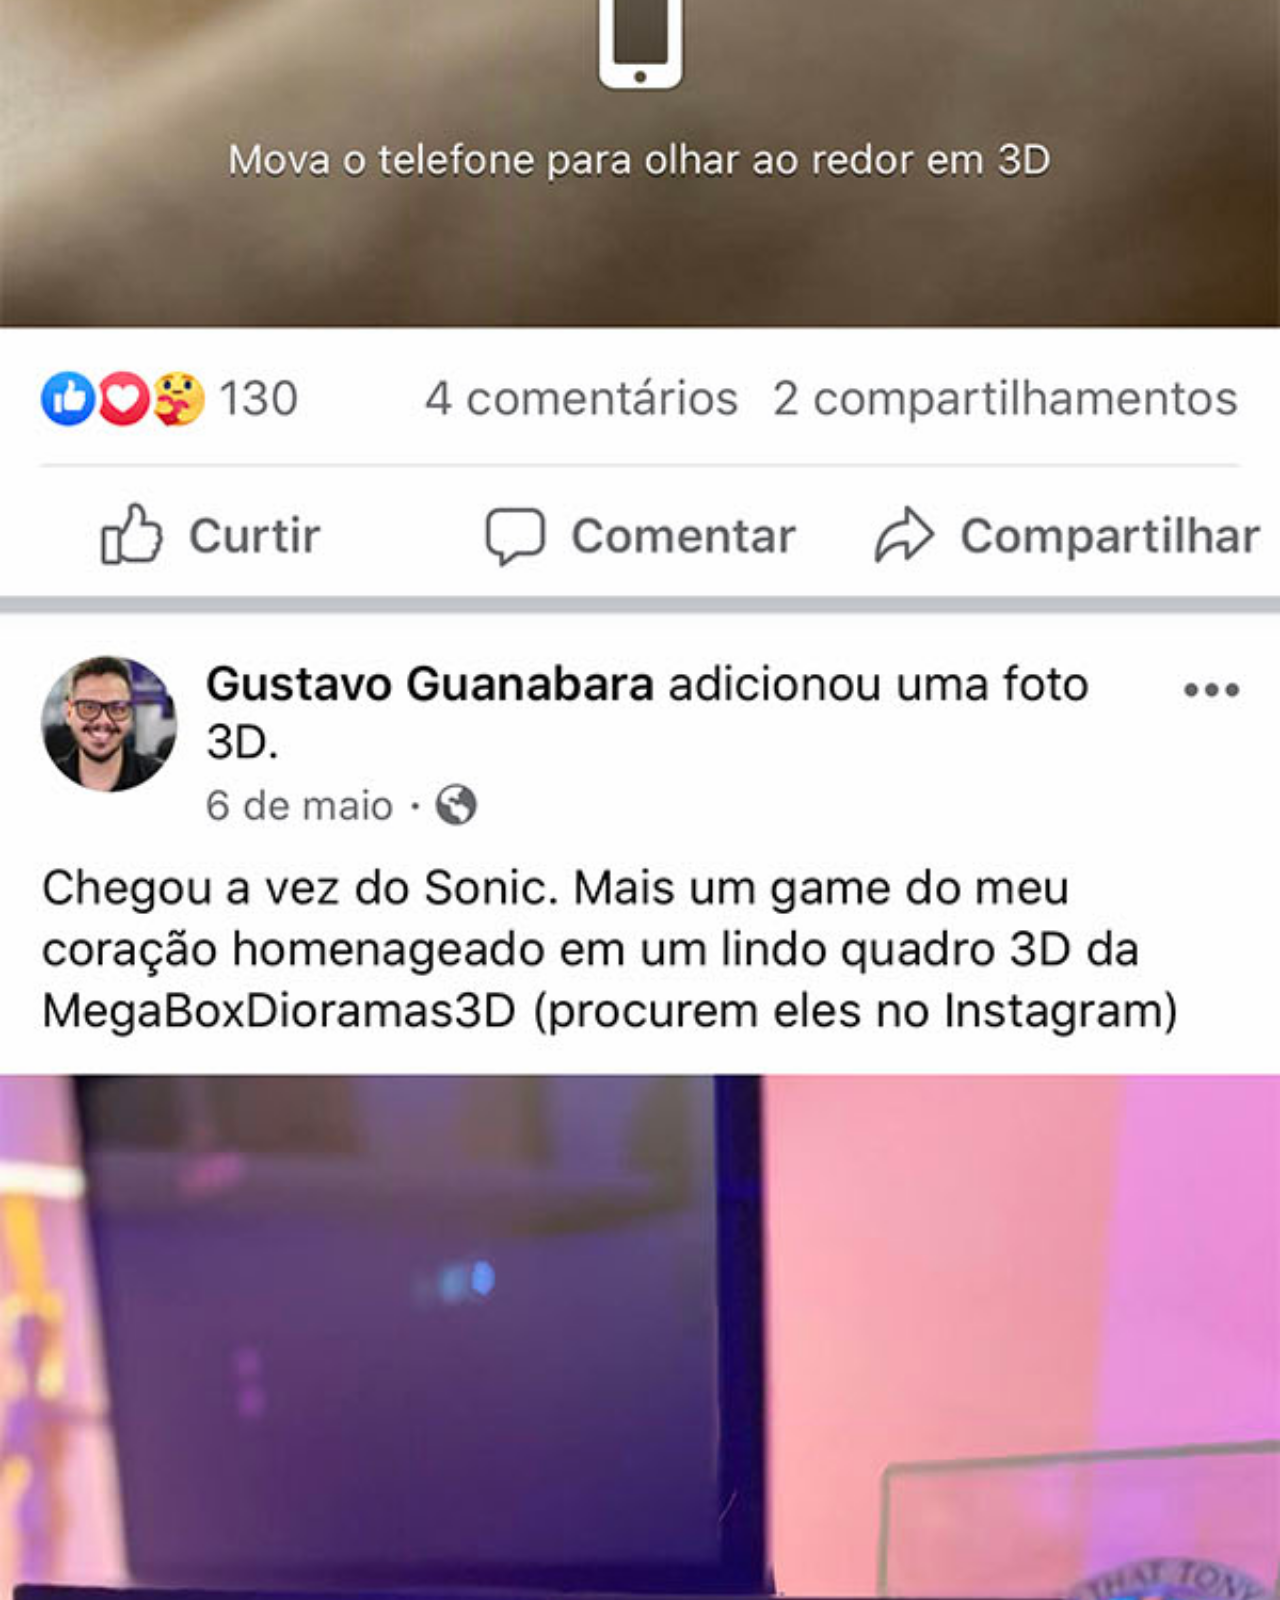
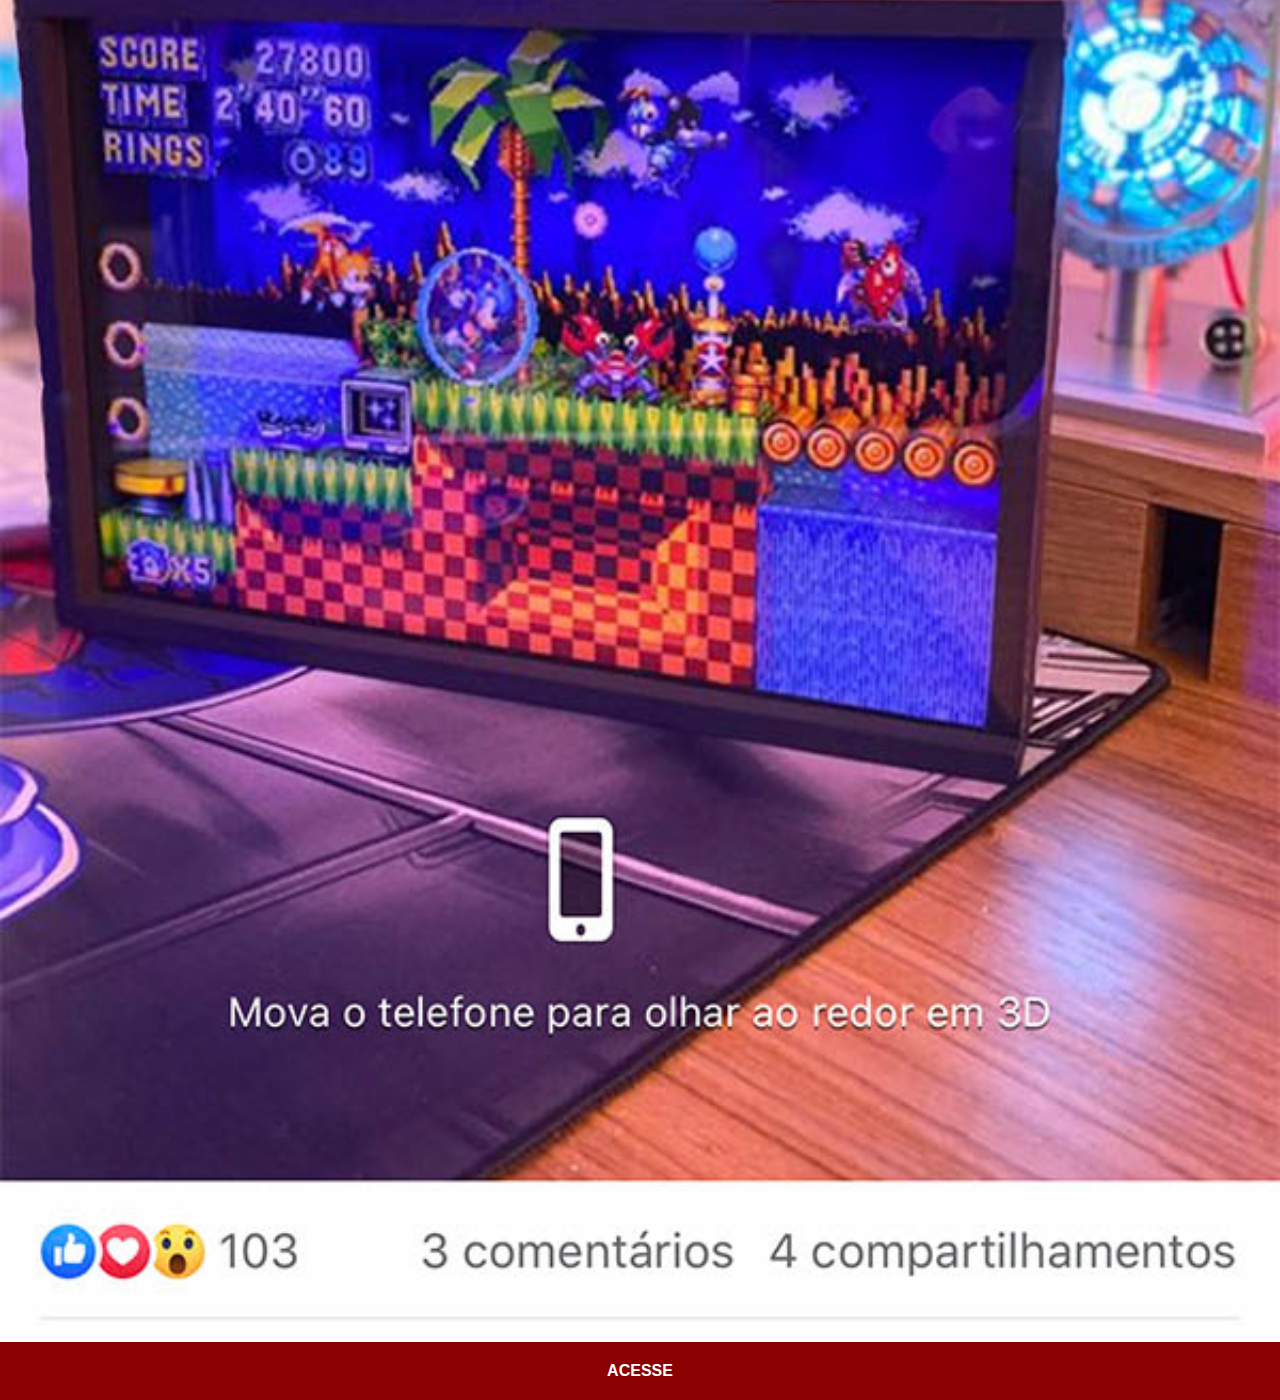
<file: pages/facebook.html>
<!DOCTYPE html>
<html lang="pt-br">
<head>
    <meta charset="UTF-8">
    <meta name="viewport" content="width=device-width, initial-scale=1.0">
    <link rel="stylesheet" href="../styles/social.css">
    <title>Facebook</title>
</head>
<body>
    <img src="../images/tela-facebook.jpg" alt="Facebook">
    <a href="https://www.facebook.com/gustavoguanabara/?locale=pt_BR" target="_blank">ACESSE</a>
</body>
</html>
</file>
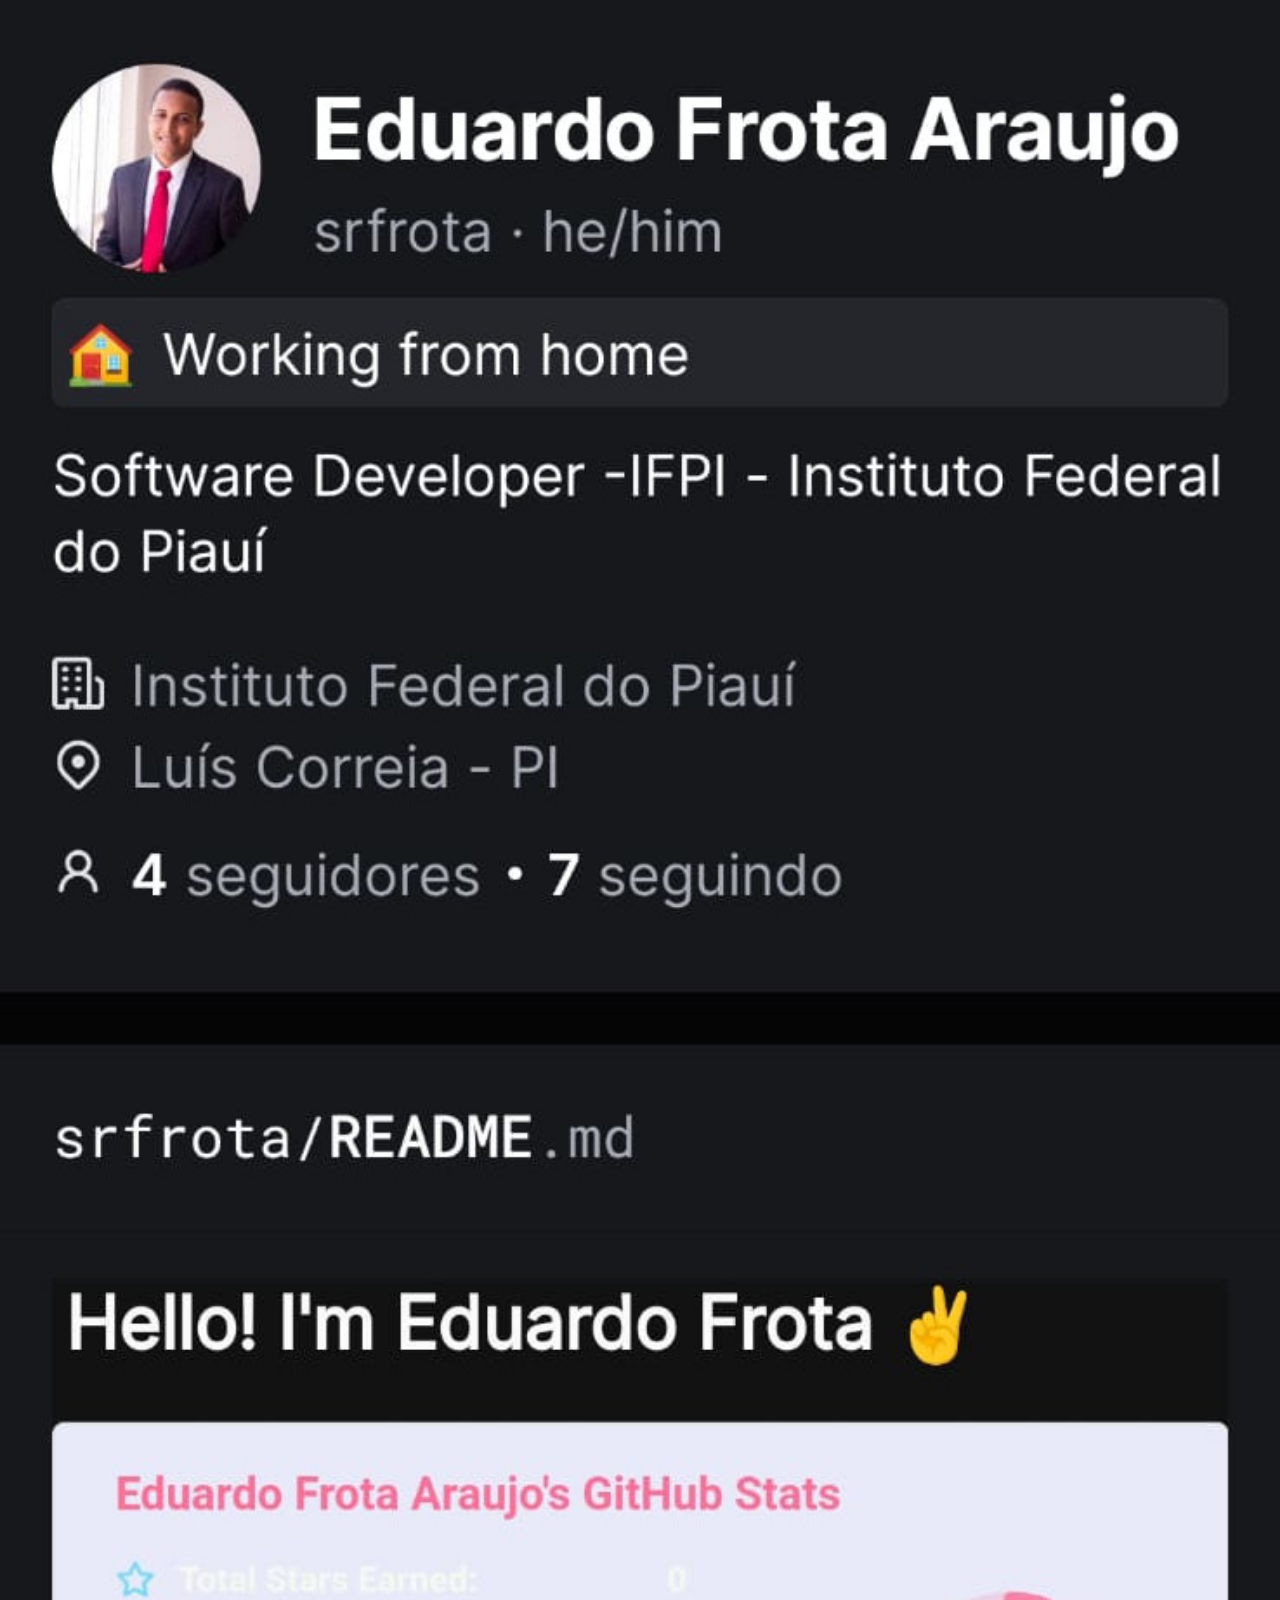
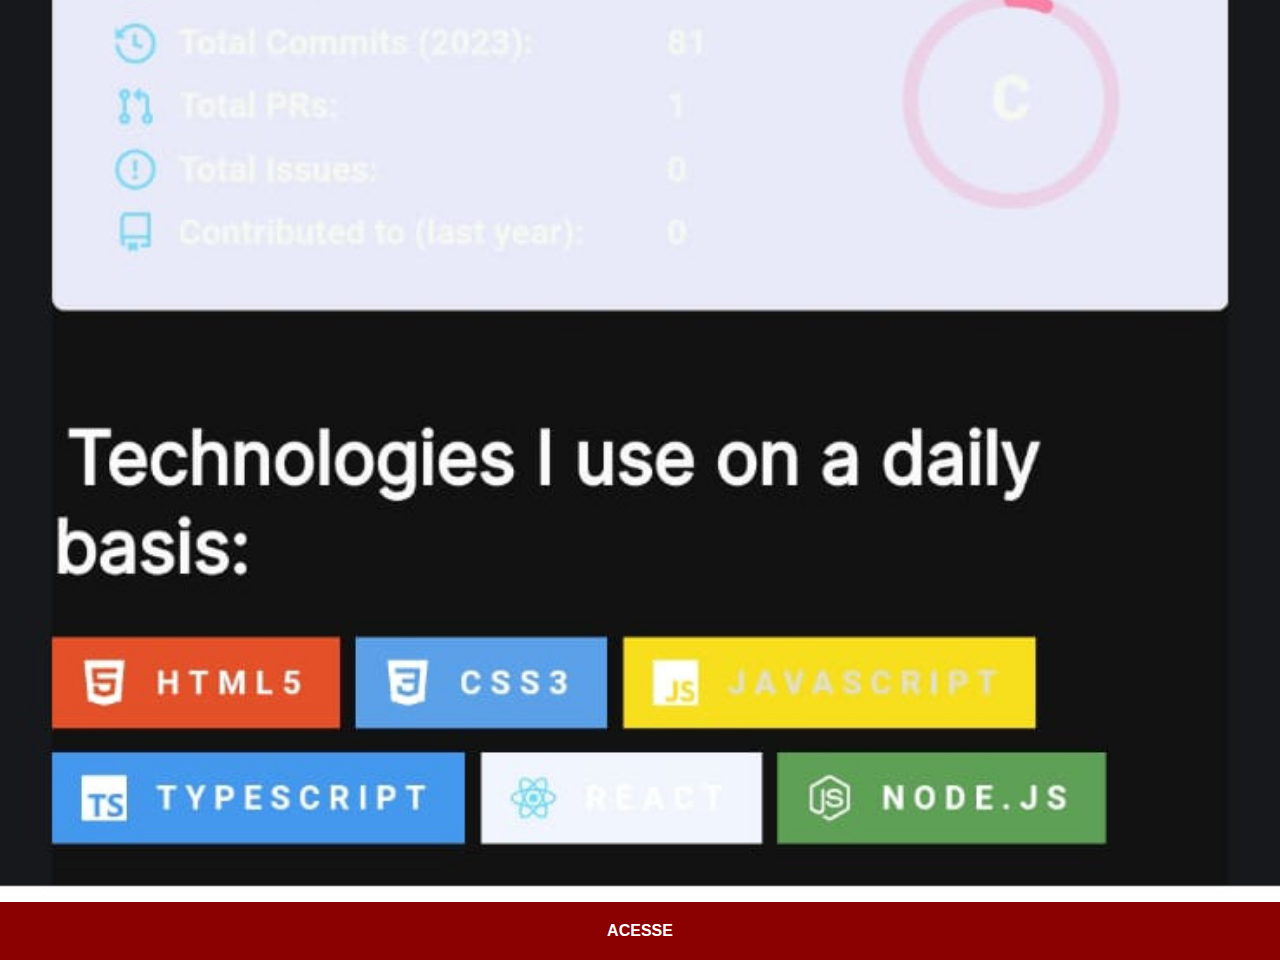
<file: pages/github.html>
<!DOCTYPE html>
<html lang="pt-br">
<head>
    <meta charset="UTF-8">
    <meta name="viewport" content="width=device-width, initial-scale=1.0">
    <link rel="stylesheet" href="../styles/social.css">
    <title>GitHub</title>
</head>
<body>
    <img src="../images/tela-github.jpg" alt="GitHub">
    <a href="https://github.com/gustavoguanabara" target="_blank">ACESSE</a>
</body>
</html>
</file>
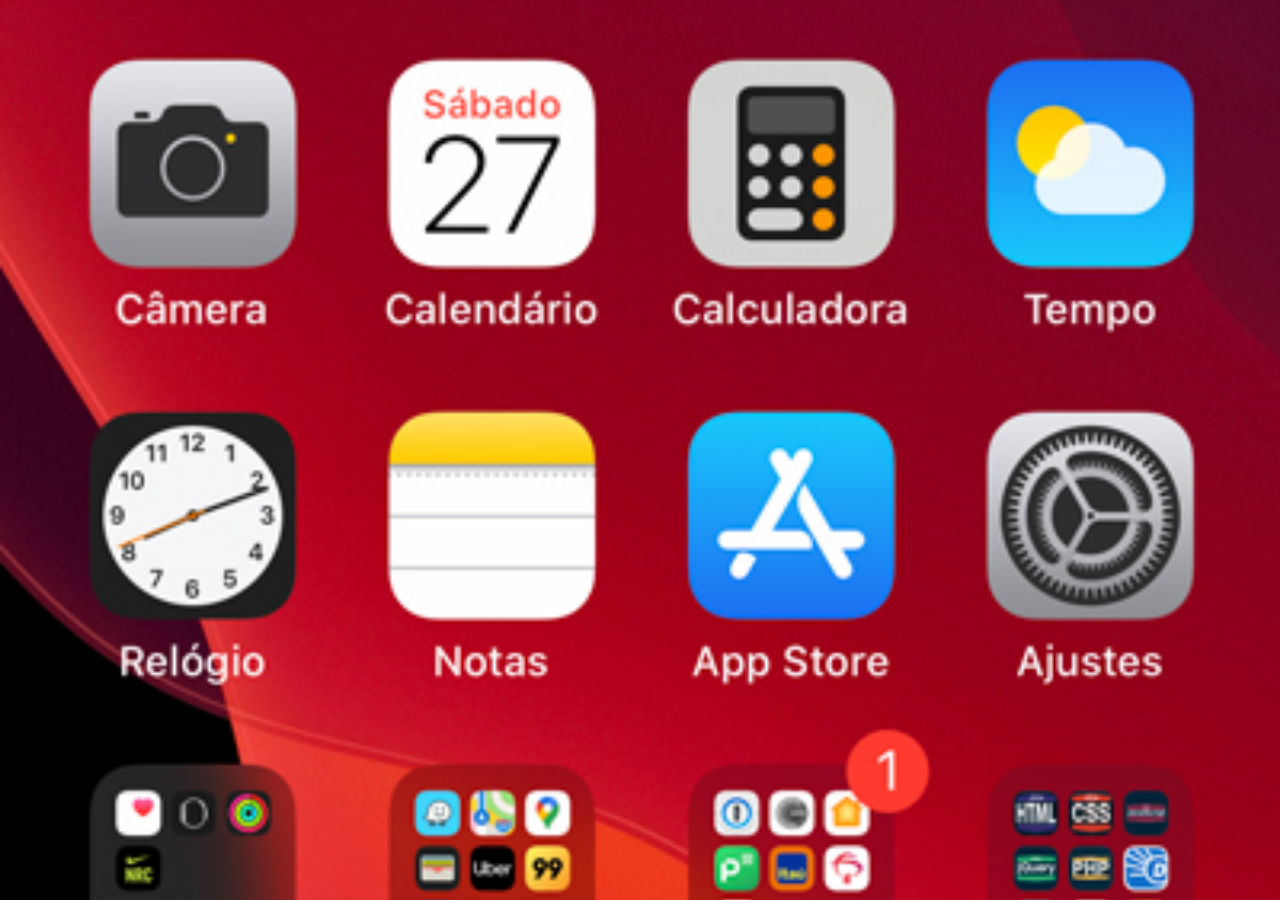
<file: pages/home.html>
<!DOCTYPE html>
<html lang="pt-br">
<head>
    <meta charset="UTF-8">
    <meta name="viewport" content="width=device-width, initial-scale=1.0">
    <title>Home</title>
</head>
<style>
    * {
        margin: 0;
        padding: 0;
    }

    body {
        width: 100vw;
        height: 100vh;
        background-color: black;
        background-image: url(../images/tela-home.jpg);
        background-repeat: no-repeat;
        background-position: top center;
        background-size: cover;
    }
</style>
<body>
    
</body>
</html>
</file>
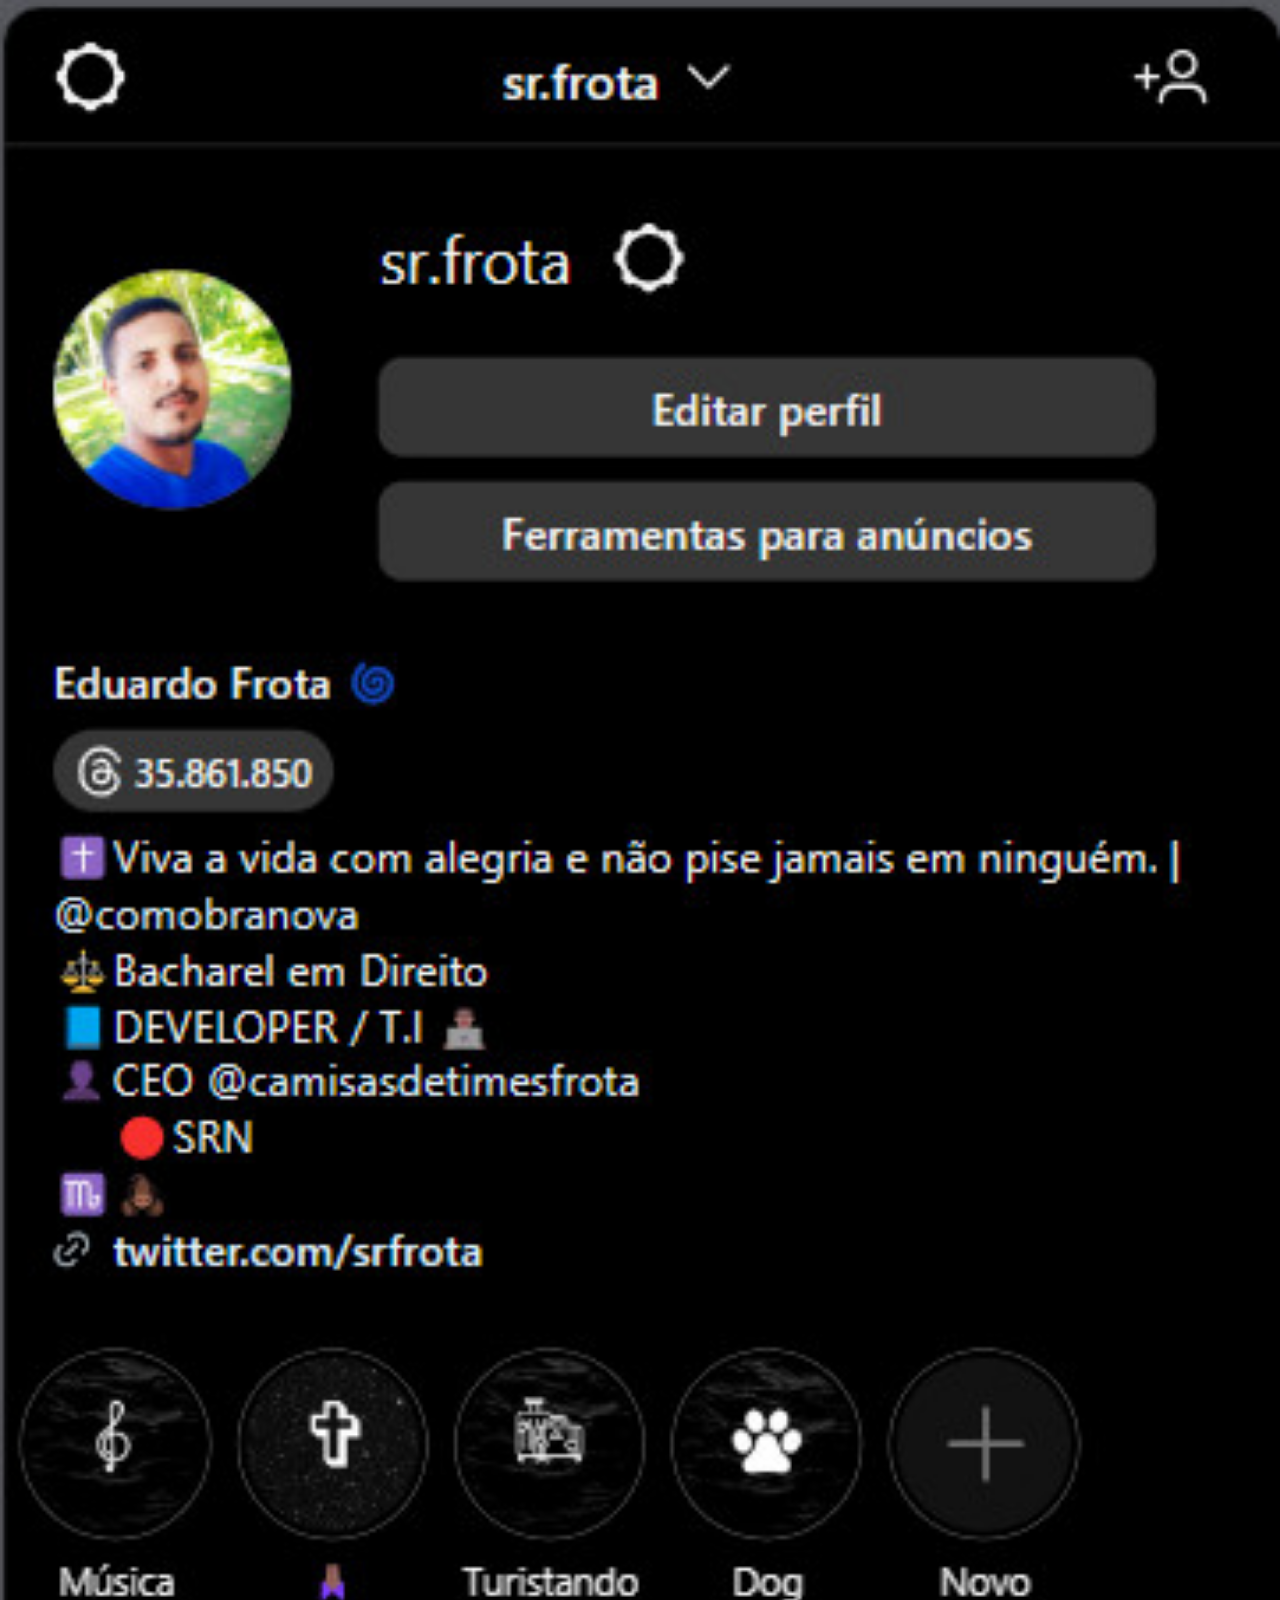
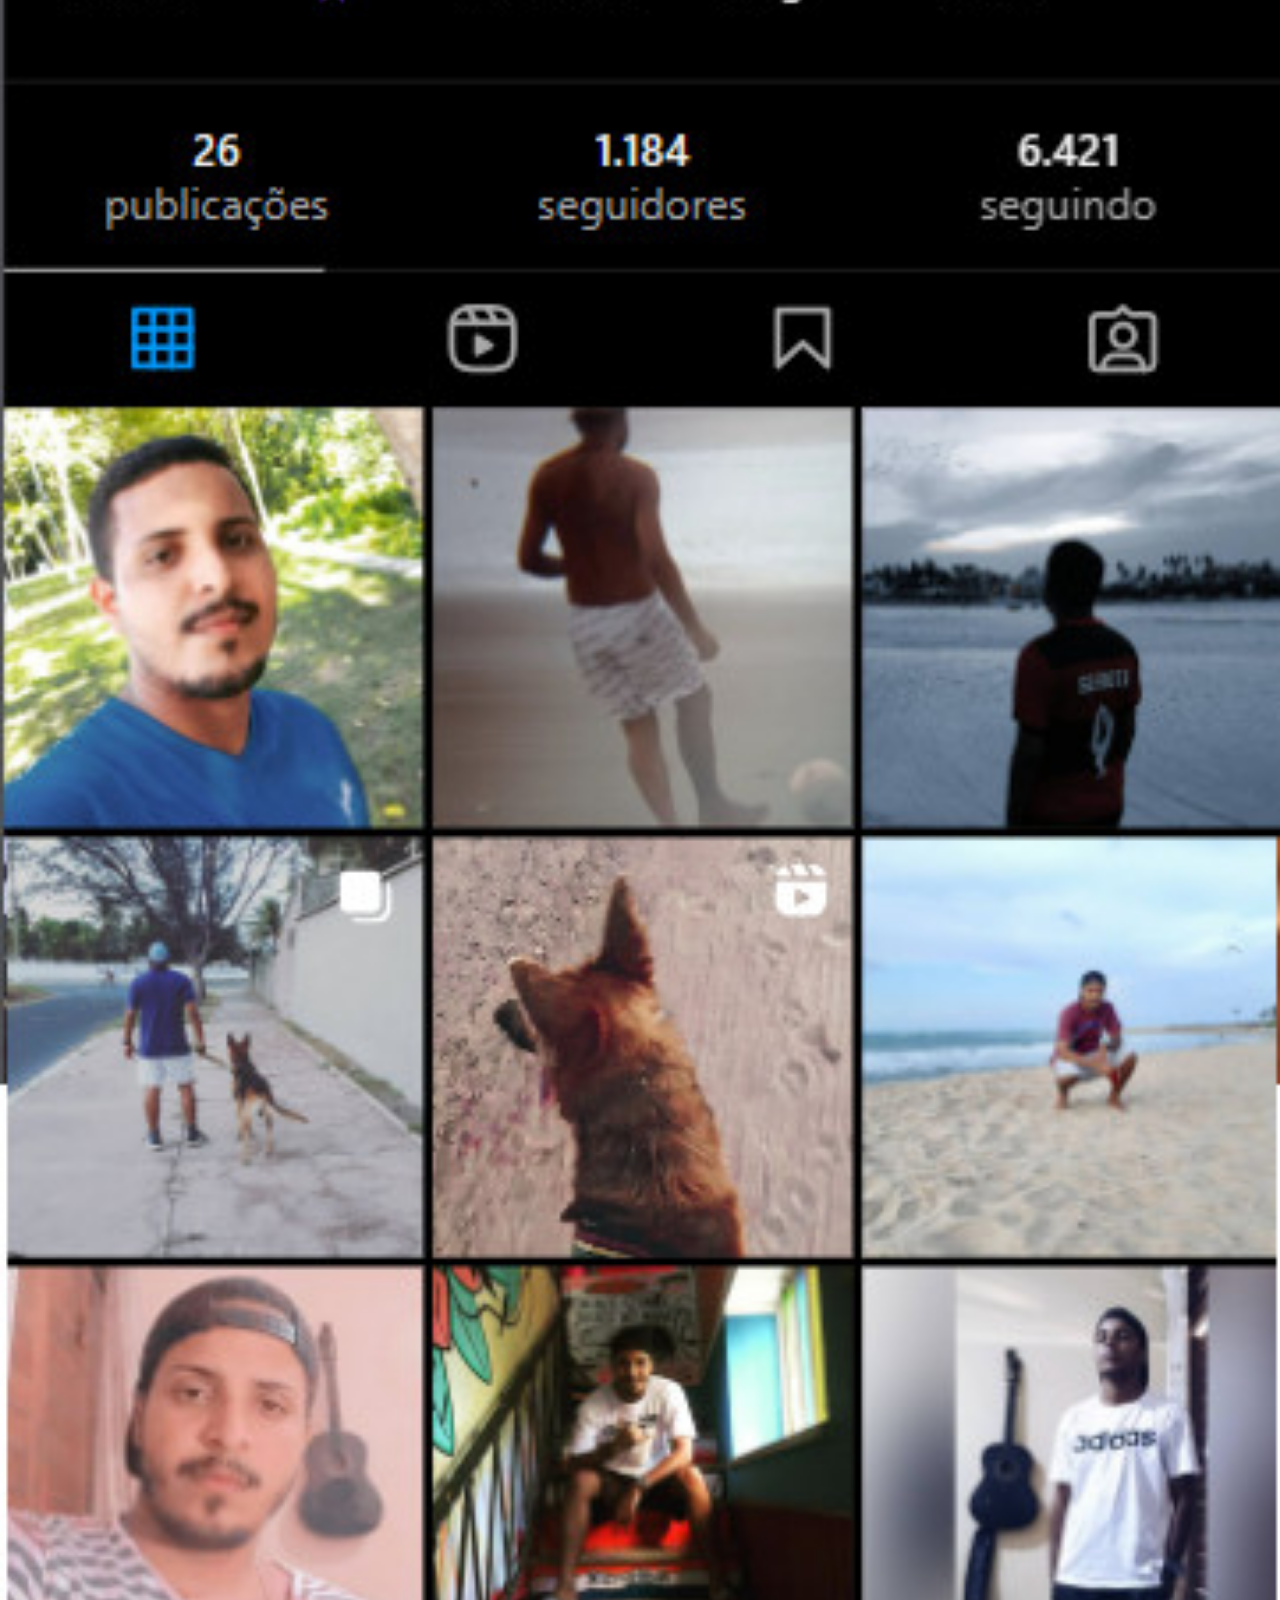
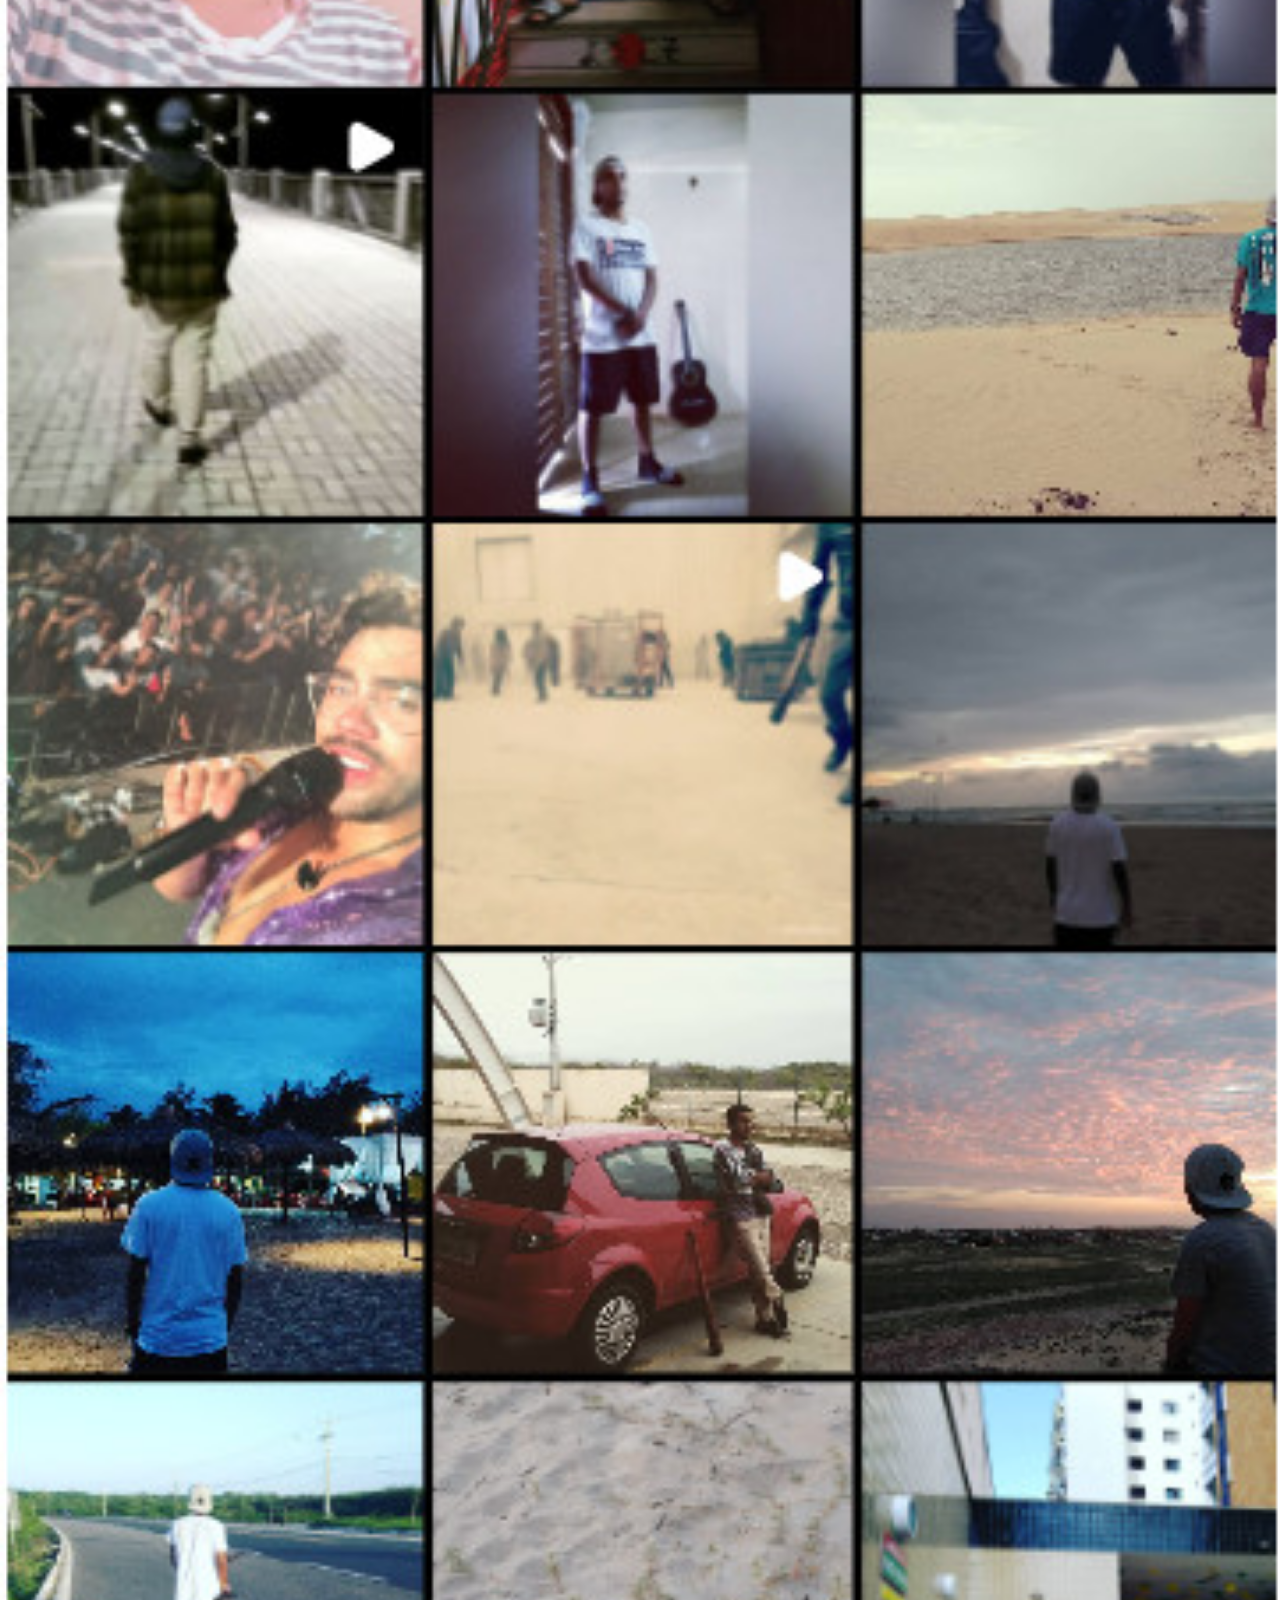
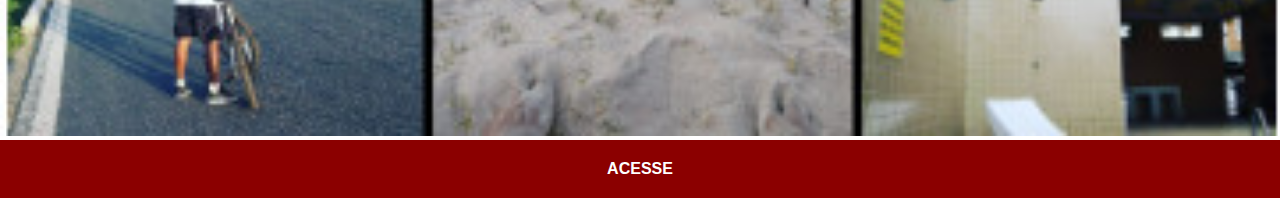
<file: pages/instagram.html>
<!DOCTYPE html>
<html lang="pt-br">
<head>
    <meta charset="UTF-8">
    <meta name="viewport" content="width=device-width, initial-scale=1.0">
    <link rel="stylesheet" href="../styles/social.css">
    <title>Instagram</title>
</head>
<body>
    <img src="../images/tela-instagram.jpg" alt="Instagram">
    <a href="https://www.instagram.com/sr.frota/" target="_blank">ACESSE</a>
</body>
</html>
</file>
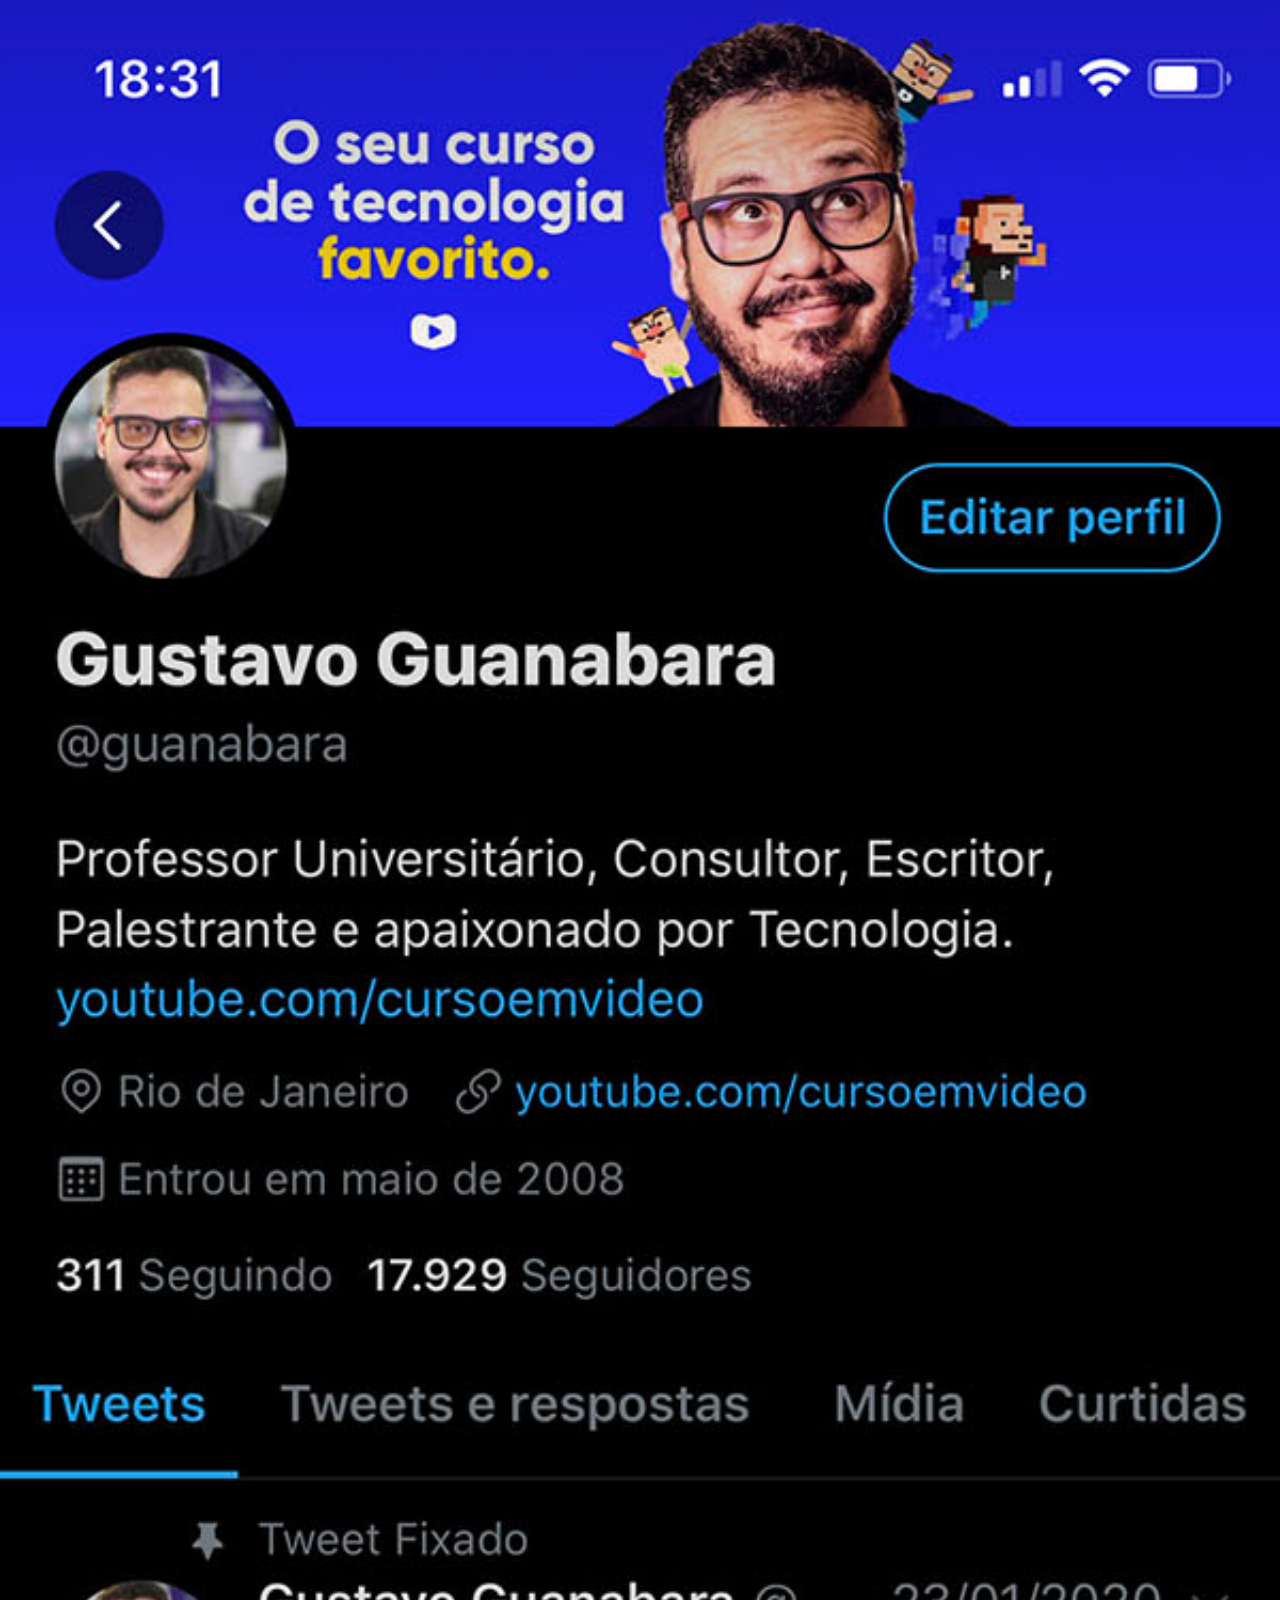
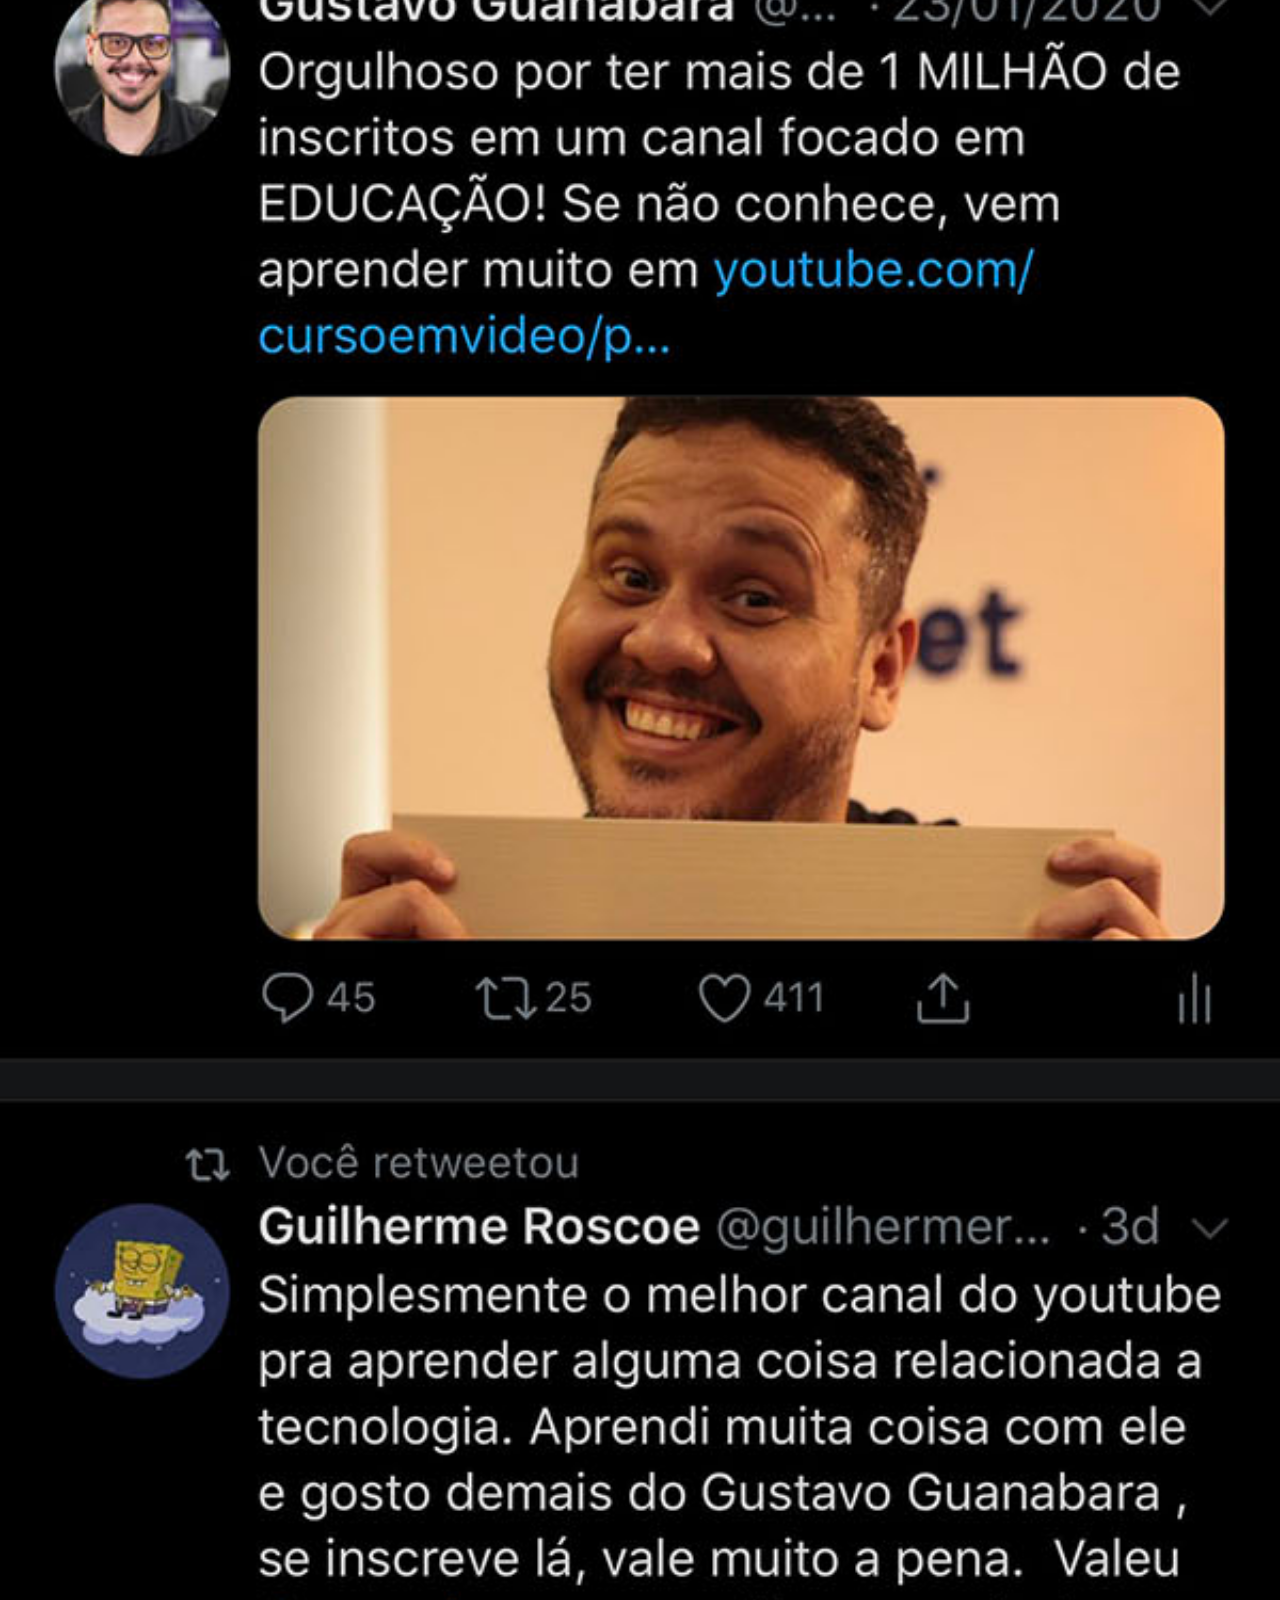
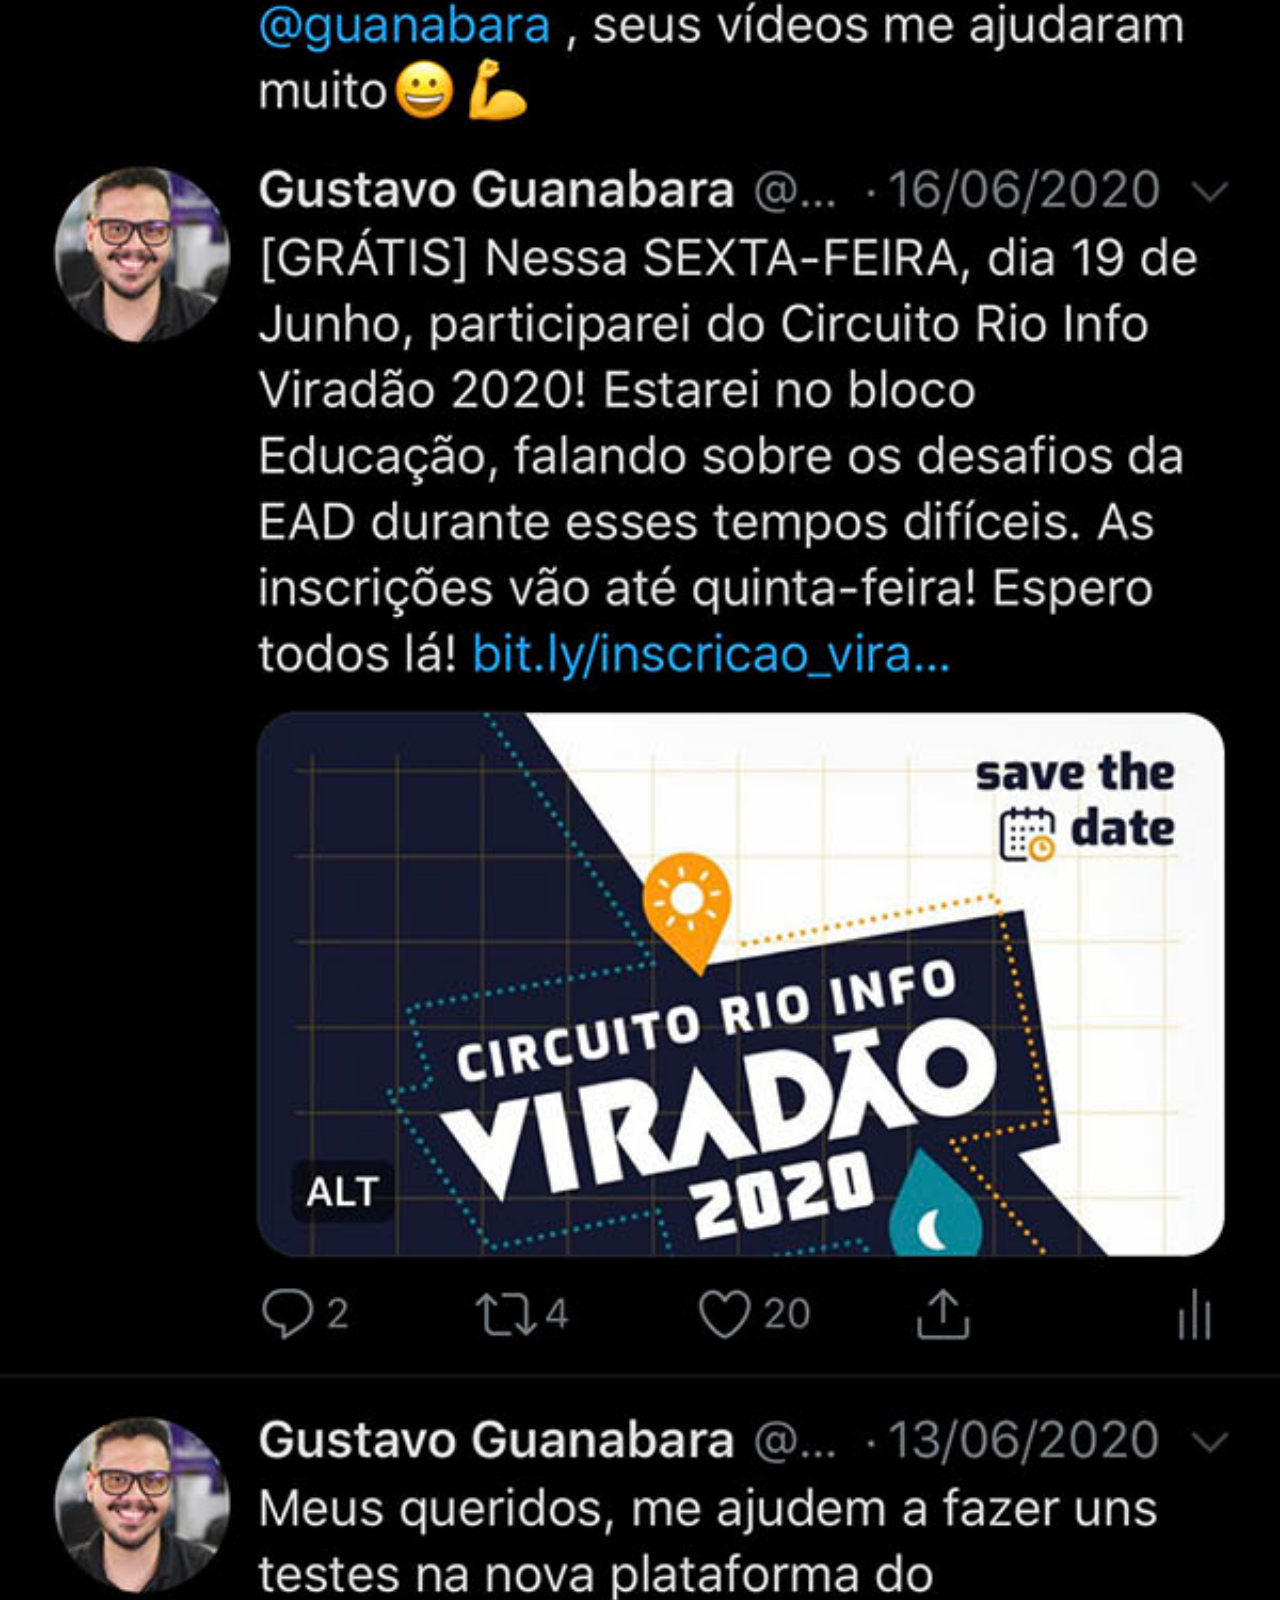
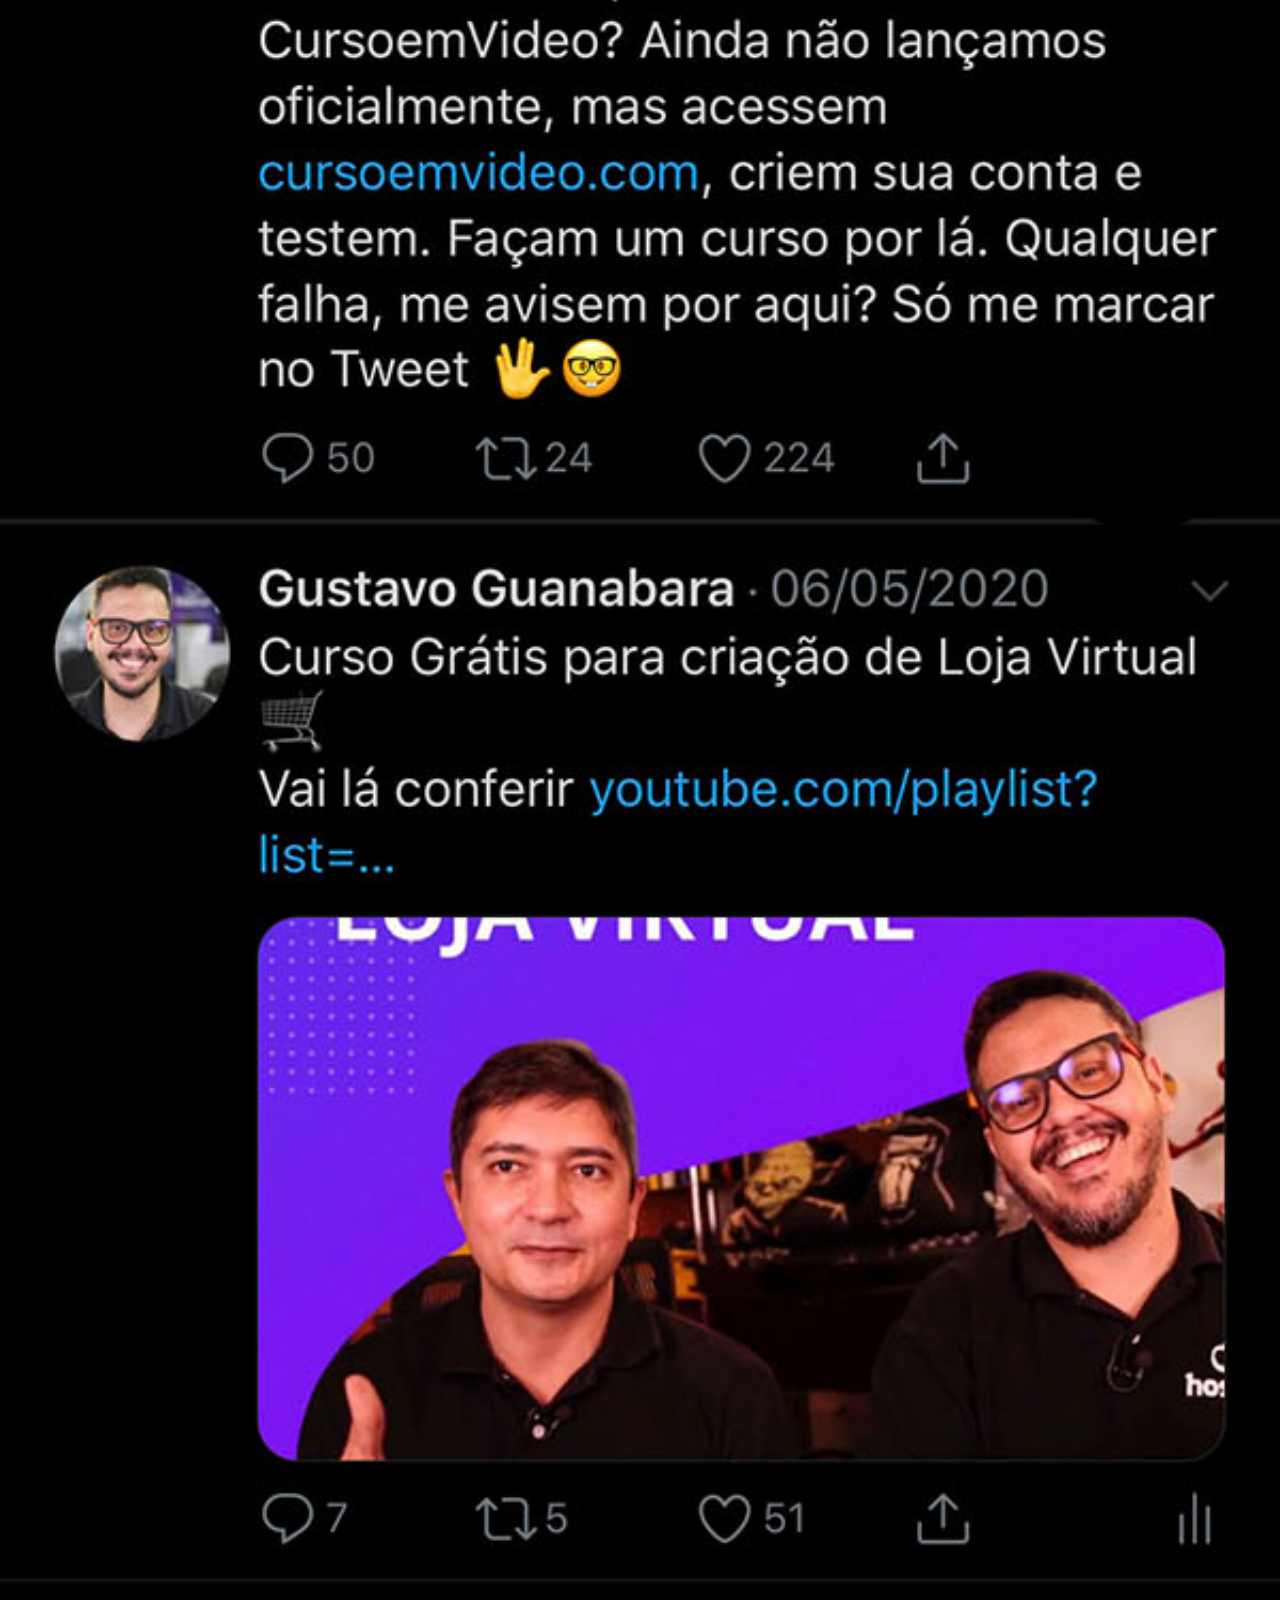
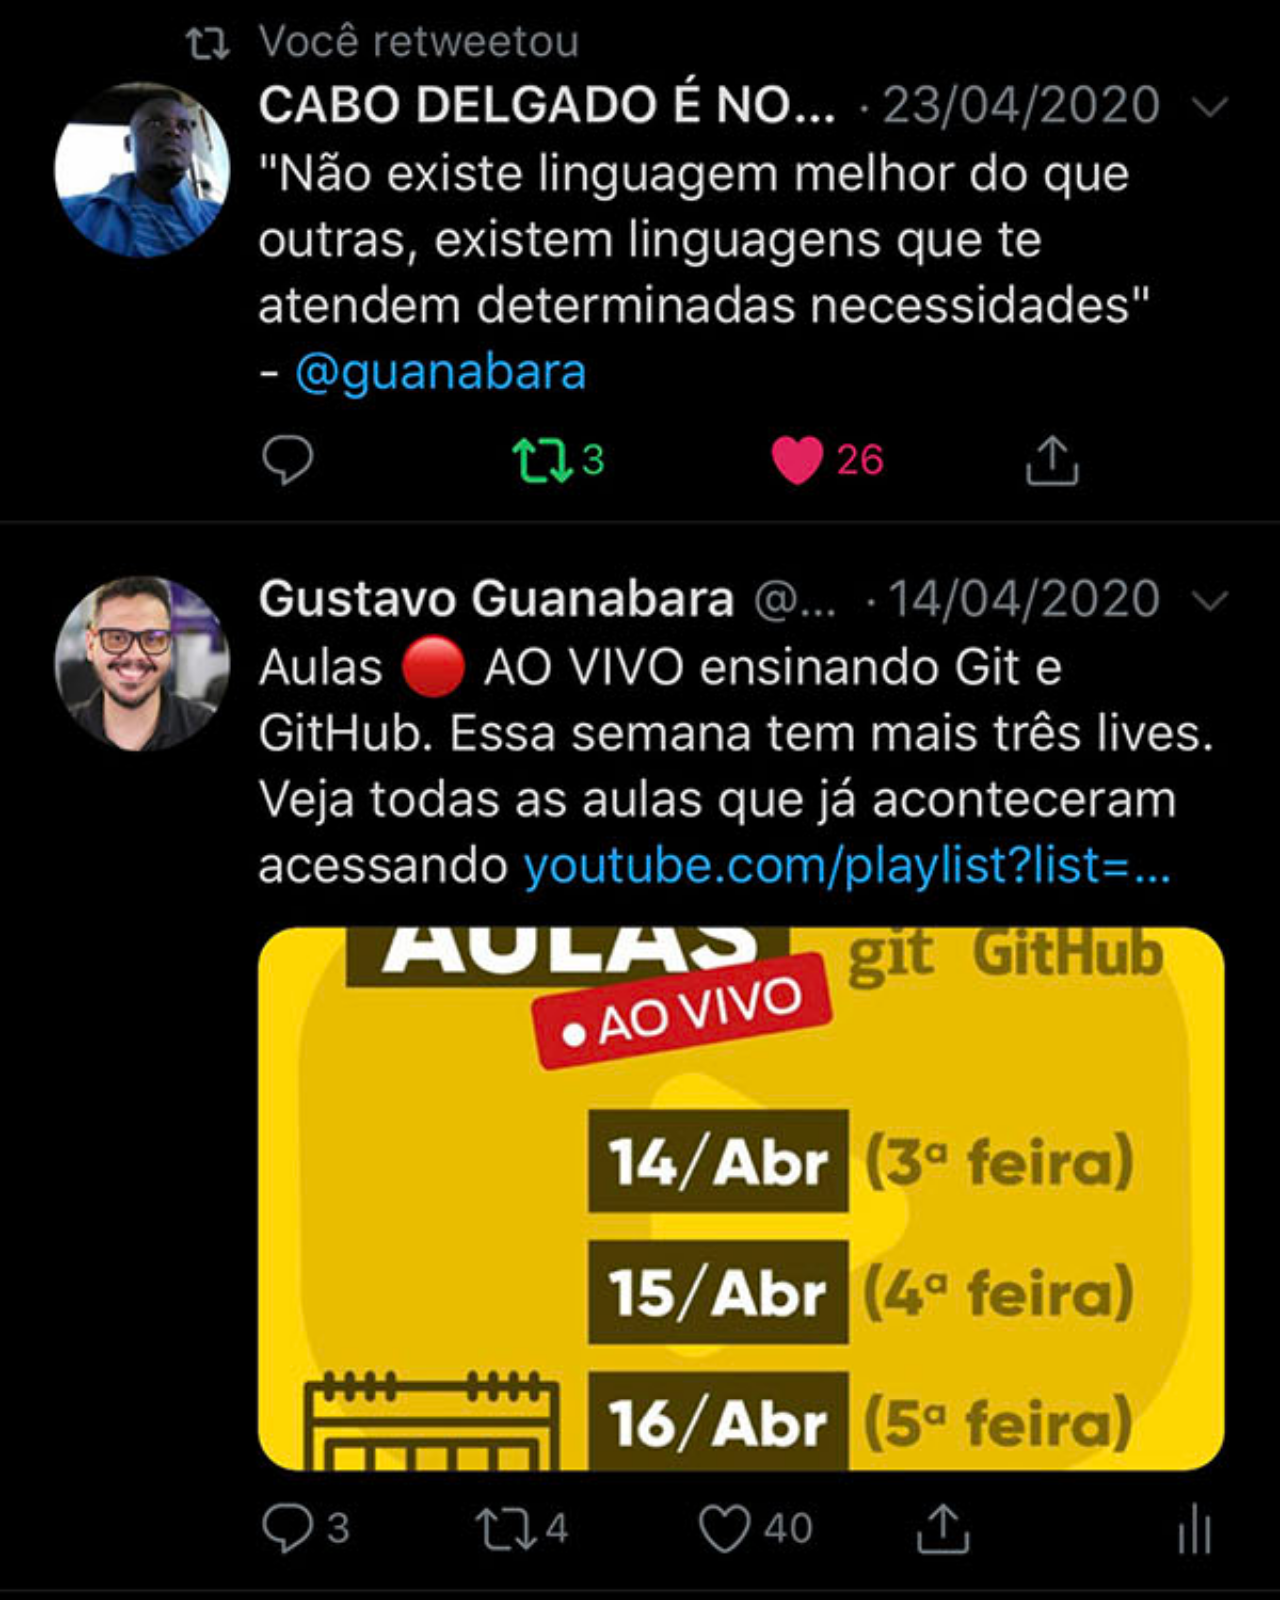
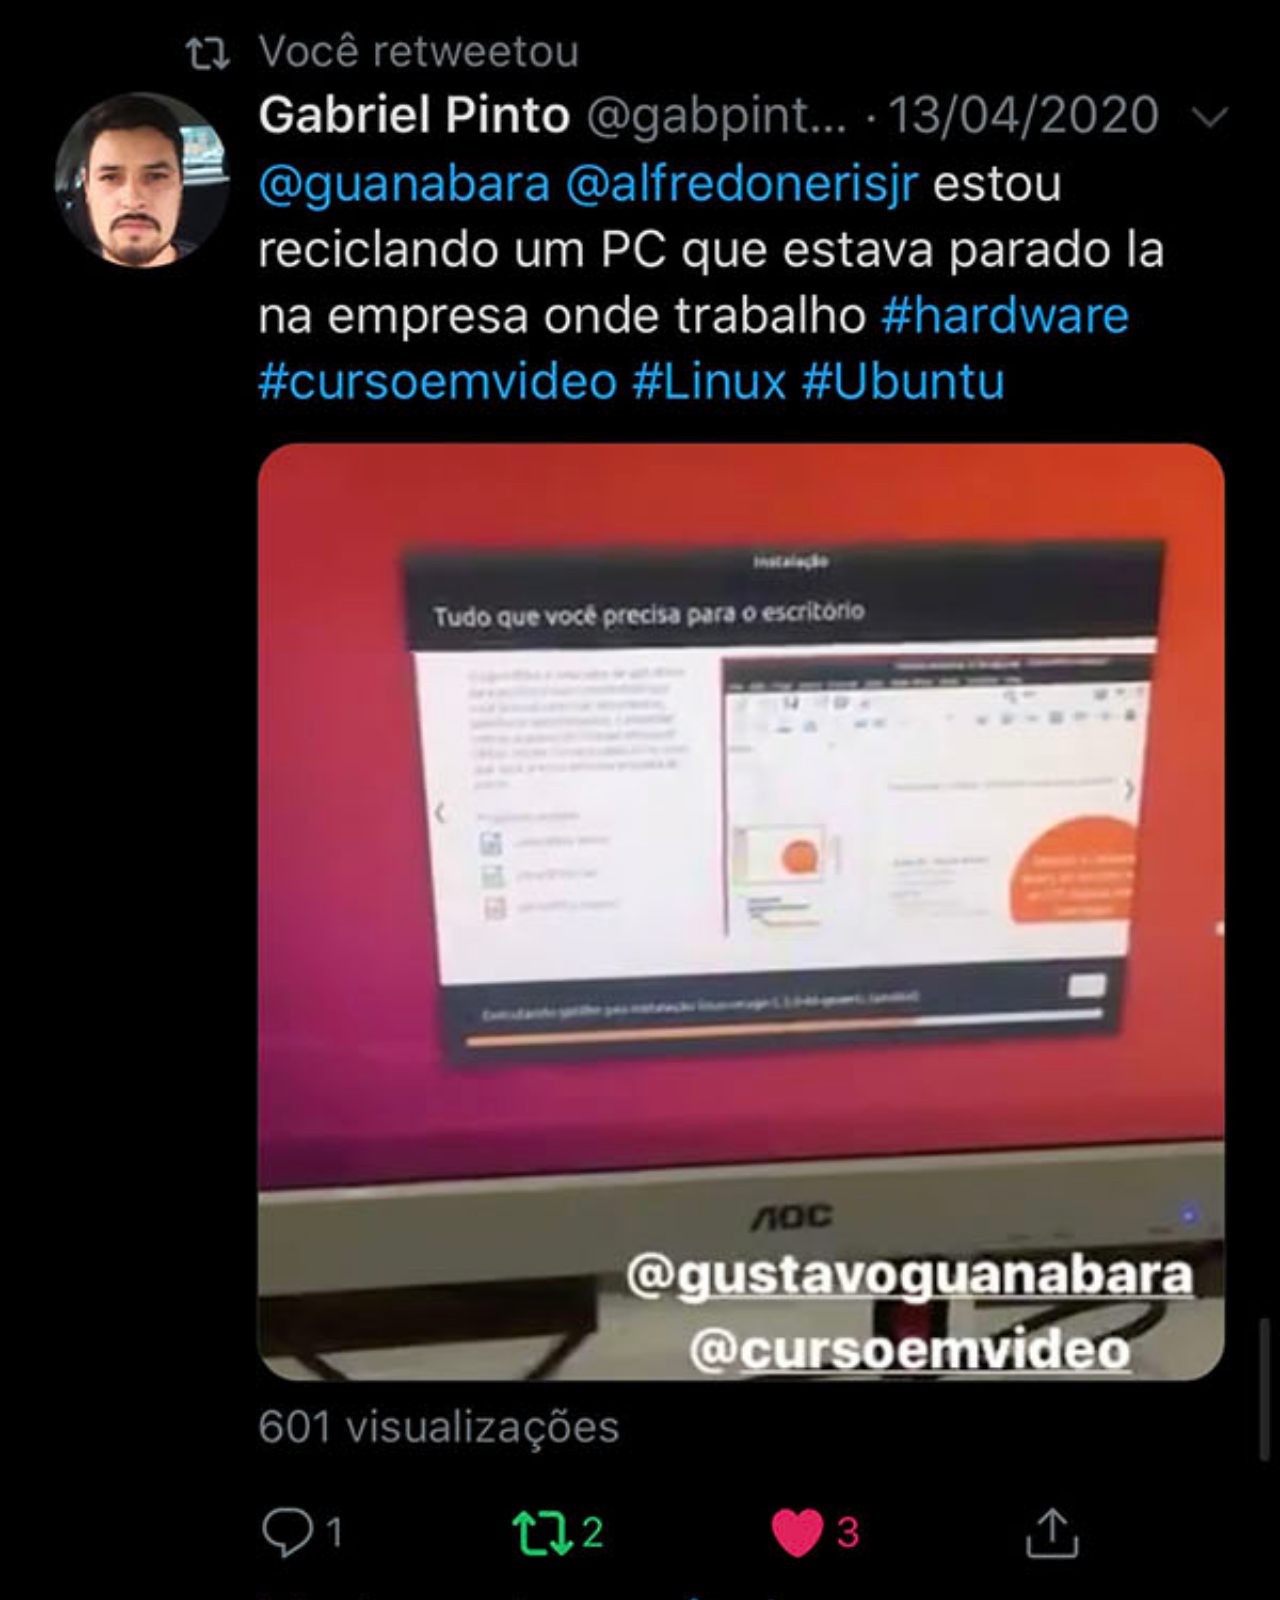
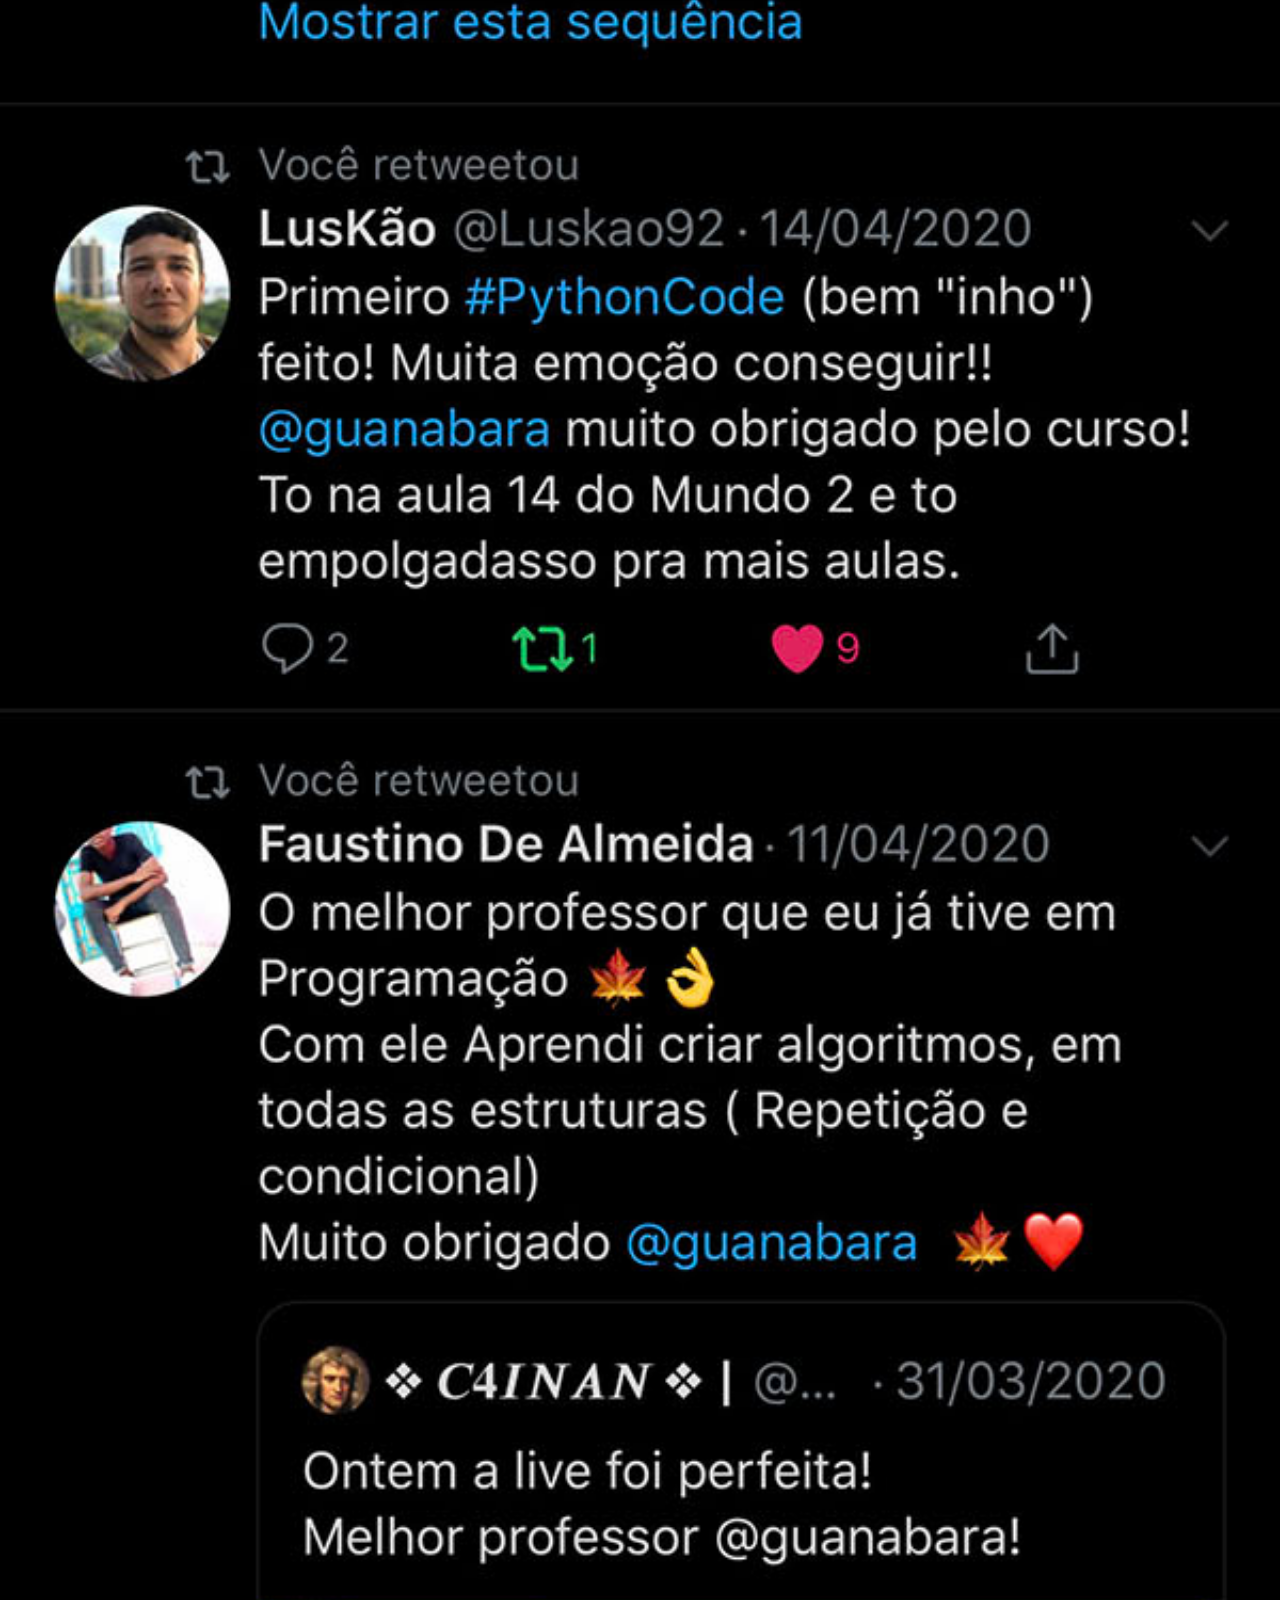
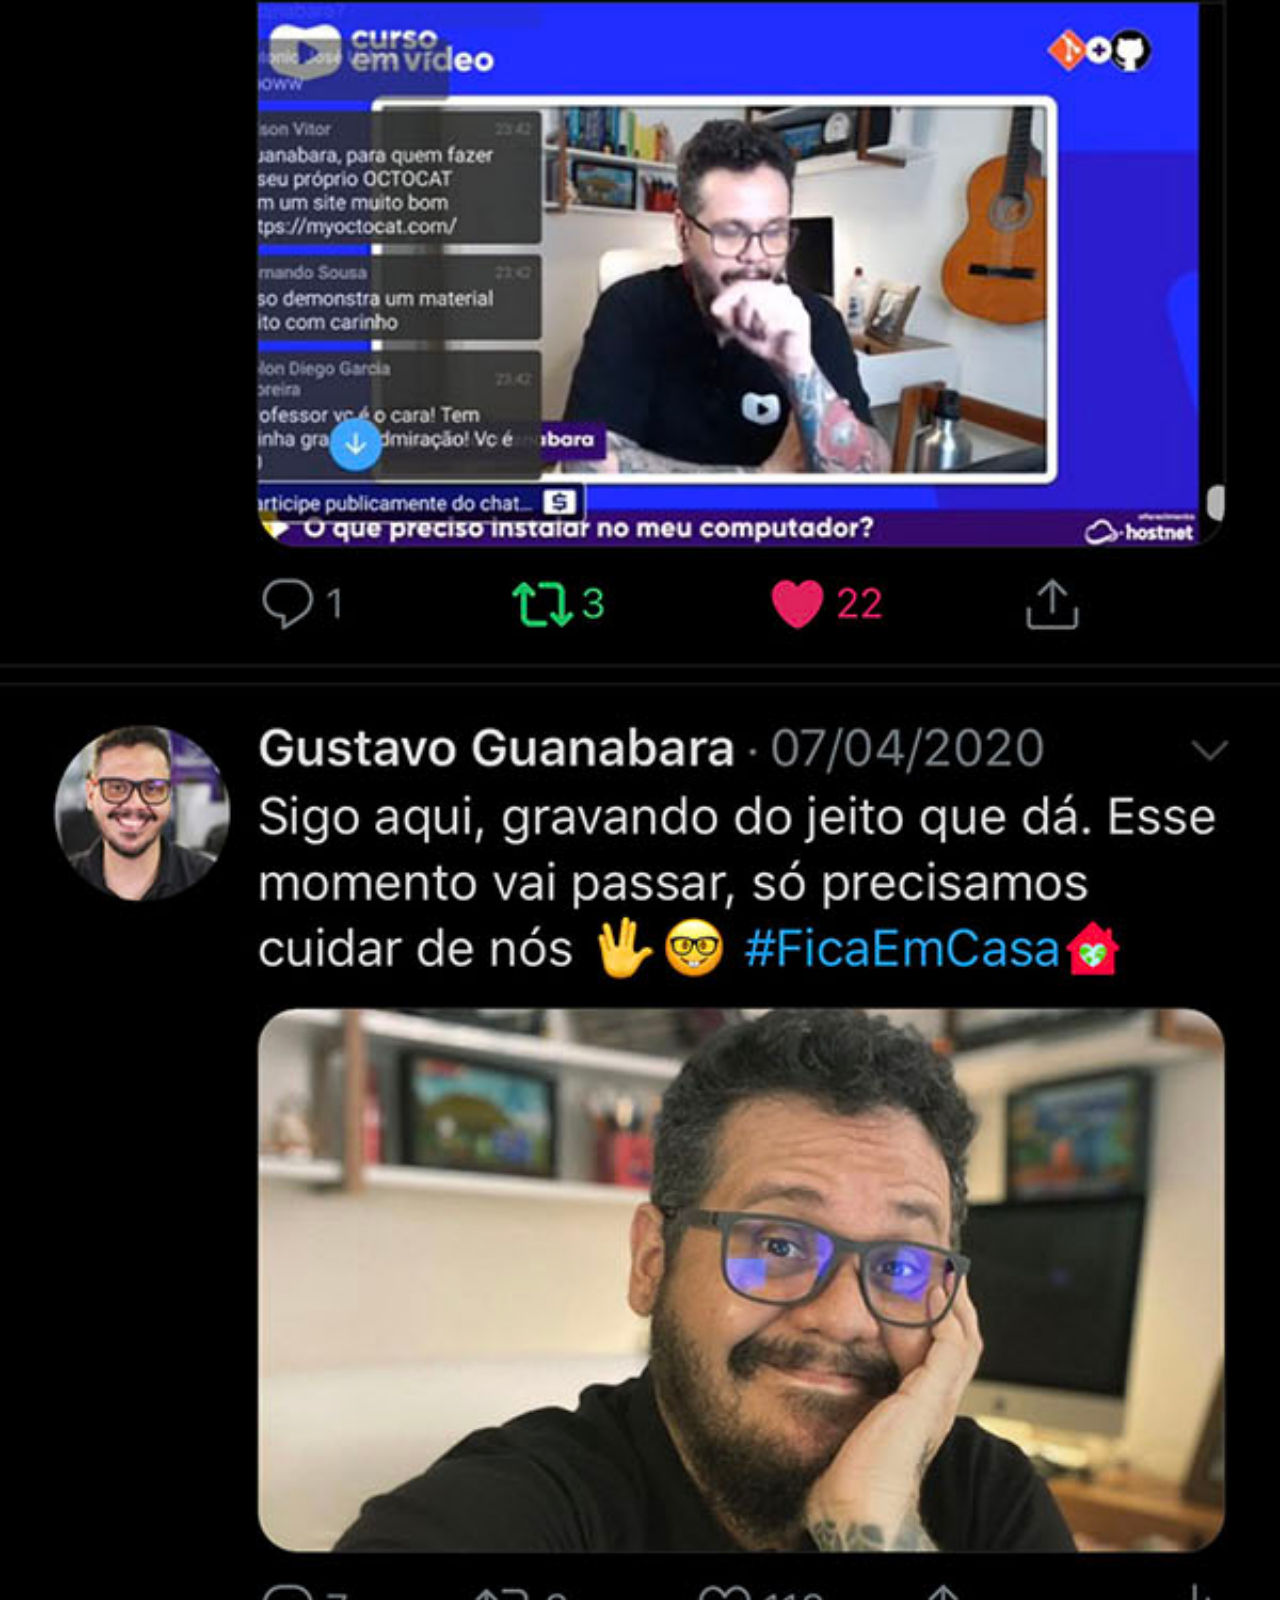
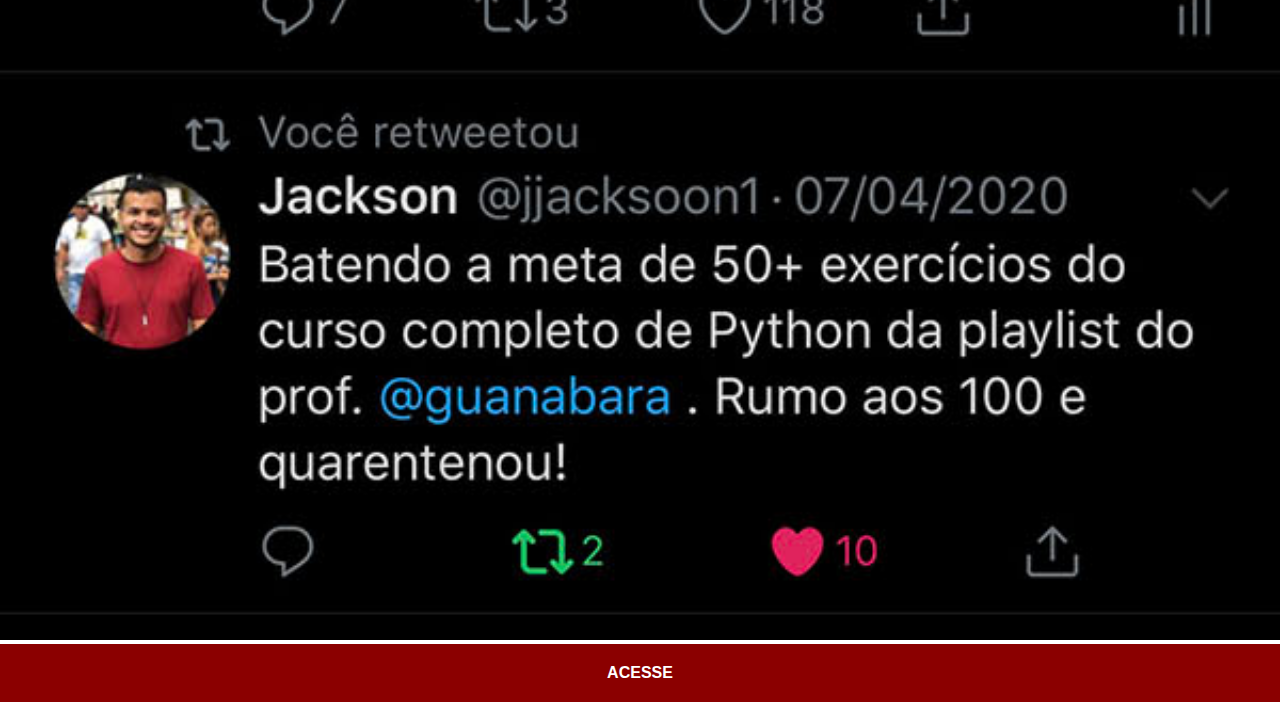
<file: pages/twitter.html>
<!DOCTYPE html>
<html lang="pt-br">
<head>
    <meta charset="UTF-8">
    <meta name="viewport" content="width=device-width, initial-scale=1.0">
    <link rel="stylesheet" href="../styles/social.css">
    <title>Twitter</title>
</head>
<body>
    <img src="../images/tela-twitter.jpg" alt="Twitter">
    <a href="https://twitter.com/guanabara" target="_blank">ACESSE</a>
</body>
</html>
</file>
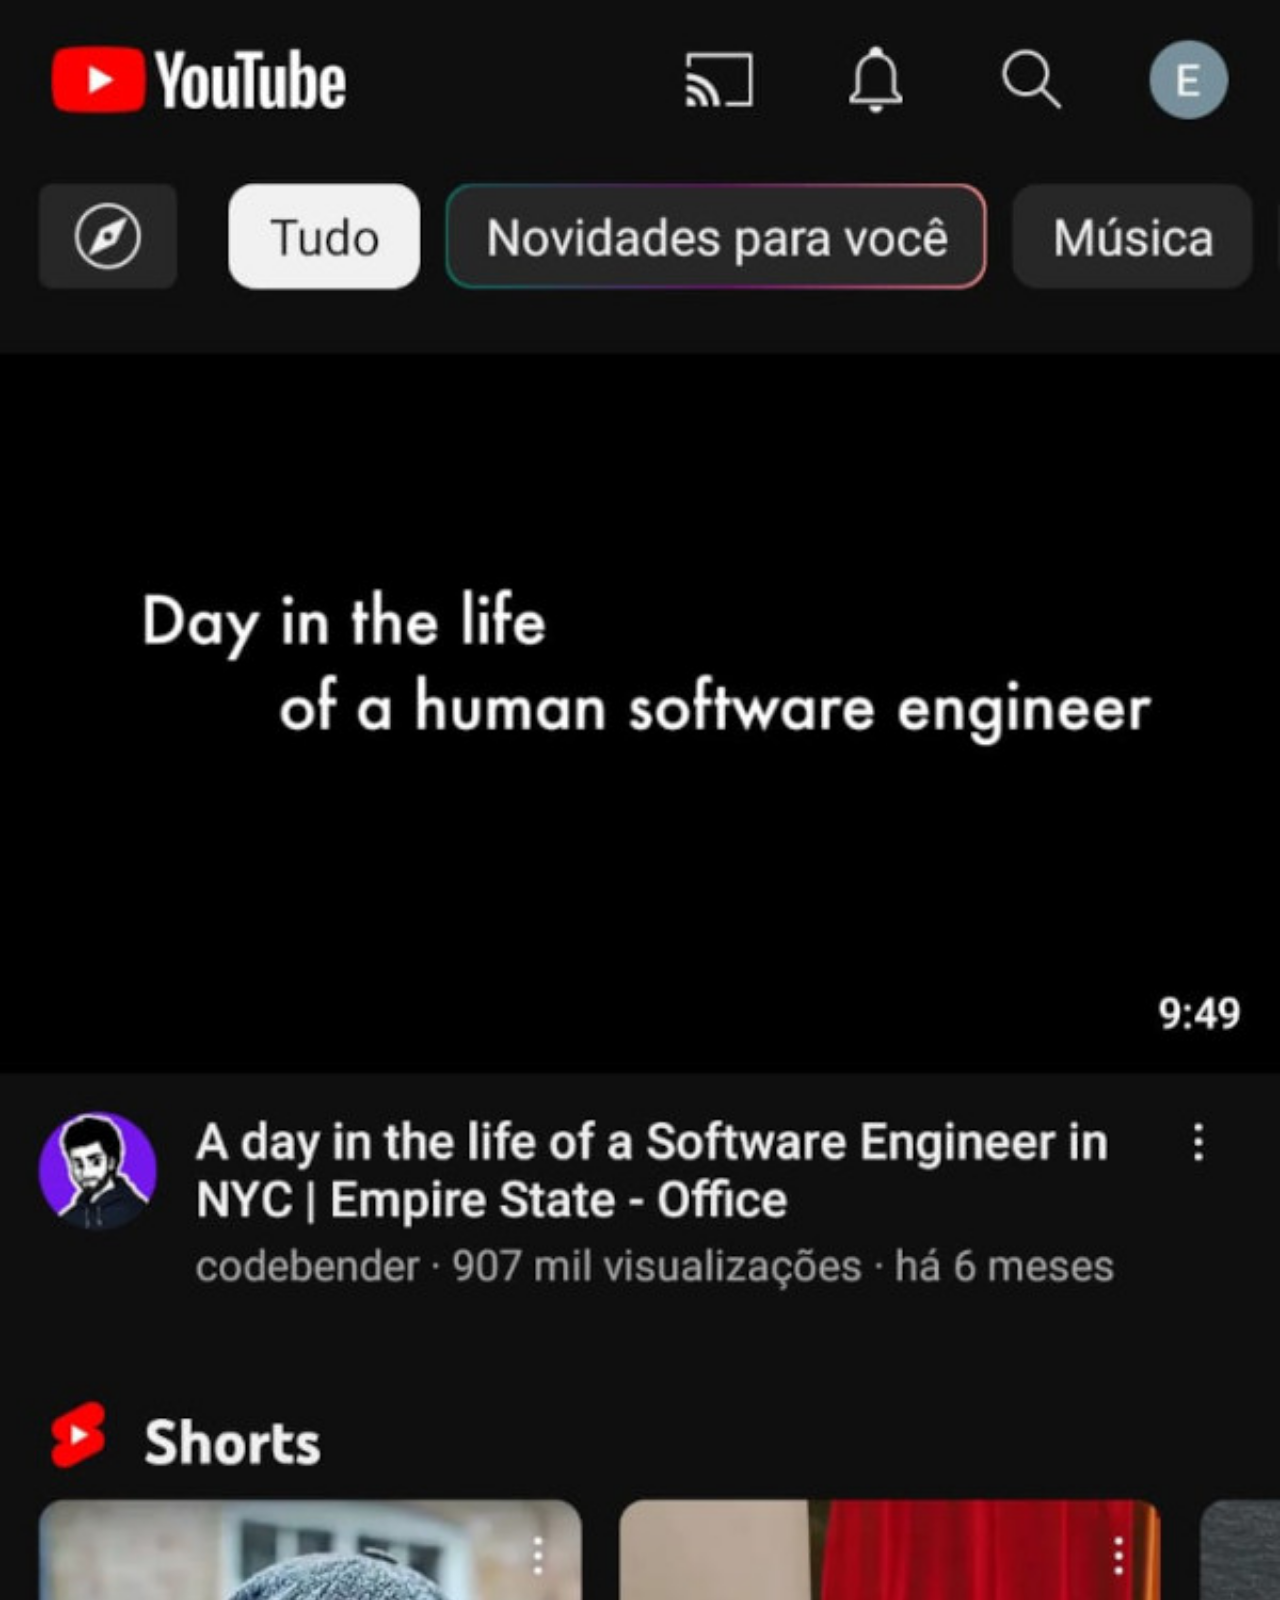
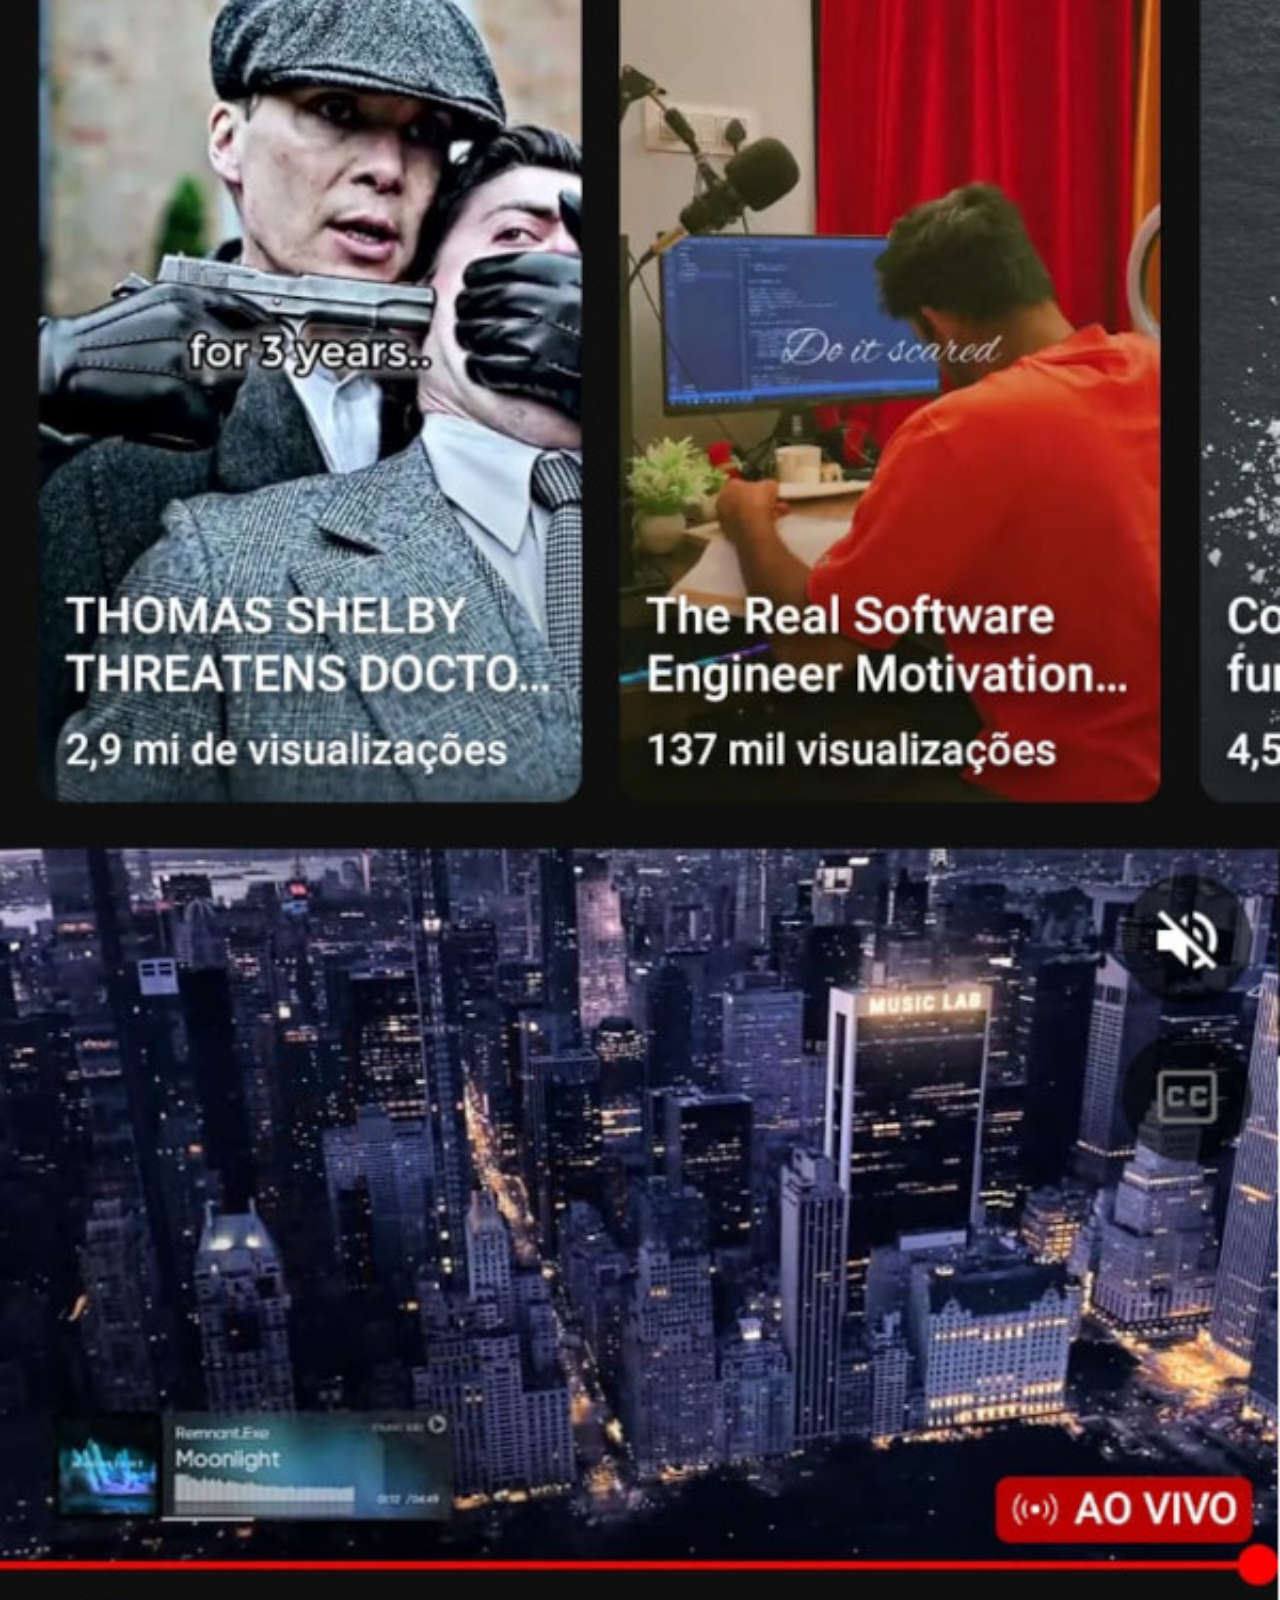
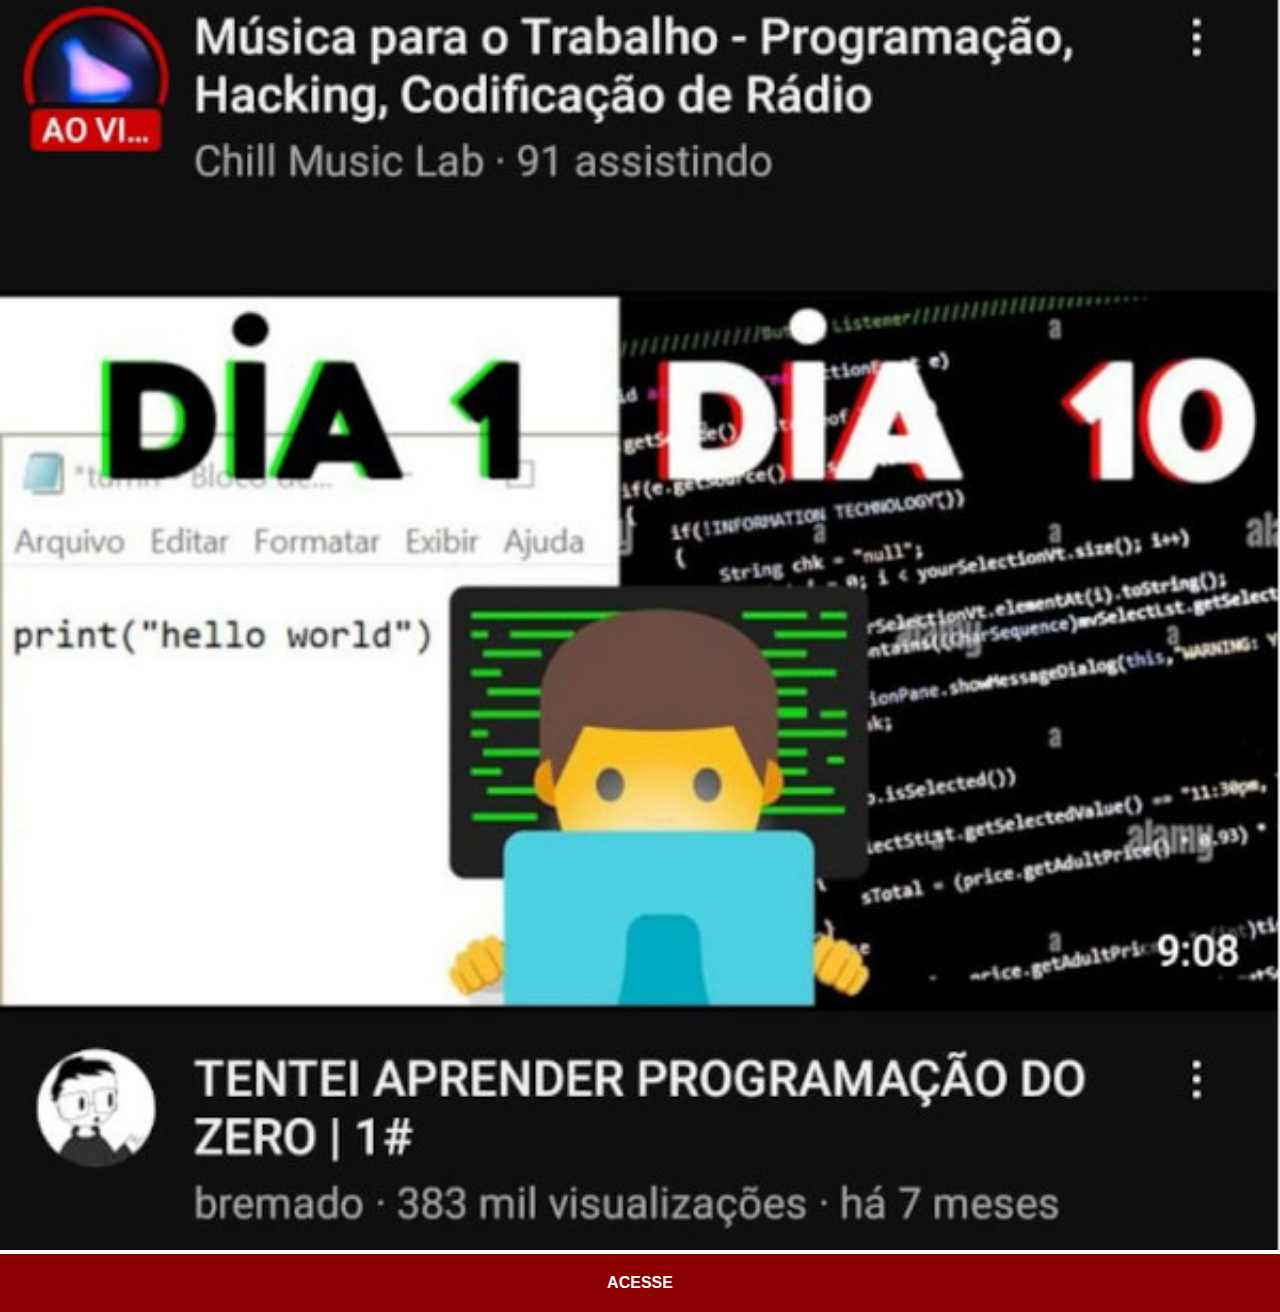
<file: pages/youtube.html>
<!DOCTYPE html>
<html lang="pt-br">
<head>
    <meta charset="UTF-8">
    <meta name="viewport" content="width=device-width, initial-scale=1.0">
    <link rel="stylesheet" href="../styles/social.css">
    <title>Youtube</title>
</head>
<body>
    <img src="../images/tela-youtube.jpg" alt="Youtube">
    <a href="https://www.youtube.com/channel/UCN5h-8D0xd3g3iSzyGyJUJw" target="_blank">ACESSE</a>
</body>
</html>
</file>
<file: styles/style.css>
@charset "UTF-8";

* {
    margin: 0px;
    padding: 0px;
    font-family: Arial, Helvetica, sans-serif;
}

html, body {
    height: 100vh;
    width: 100vw;
    background-color: black;
}

main {
    position: relative;
    height: 100vh;   
}

section#telefone {
    position: absolute;
    top: 50%;
    left: 50%;
    transform: translate(-50%, -50%);

    height: 627px;
    width: 311px;
    background: url(../images/frame-iphone.png);
    background-repeat: no-repeat;
}

body {
    background-image: url(../images/fundo-madeira.jpg);
    background-attachment: fixed;
    background-size: cover;
    background-position: top center;
}

iframe#tela{
    position: relative;
    top: 80px;
    left: 22px;
    width: 267px;
    height: 471px;
    
}

section#redes-sociais{
    text-align: right;
}

section#redes-sociais img {
    width: 50px;
    margin: 10px;
    border-radius: 50%;
    box-shadow: 2px 2px 5px rgba(0, 0, 0, 0.400);
    box-sizing: border-box; /* Faz com que a borda faça parte da caixa */
}

section#redes-sociais img:hover{
    border: 2px solid rgba(255, 255, 255, 0.605);
    transform: translate(-3px, -3px);
    box-shadow: 5px 5px 10px rgba(0, 0, 0, 0.600);
    transition: transform 0.3s;/*forma de transição para o "transform" */
    transition: border 1s; /*forma de transição para o "border" */
}
</file>
<file: styles/social.css>
@charset "UTF-8";

* {
    margin: 0px;
    padding: 0px;
    font-family: Arial, Helvetica, sans-serif;
}

::-webkit-scrollbar {
    width: 0px;
    height: 0px; /* Serve para esconder a barra de rolagem */
}

img {
    width: 100vw;
}

a {
    display: block;
    background-color: darkred;
    color: white;
    padding: 20px;
    text-align: center;
    font-weight: bold;
    text-decoration: none;       
}

a:hover{
    background-color: red;
    transition: background-color 1s;
}
</file>
